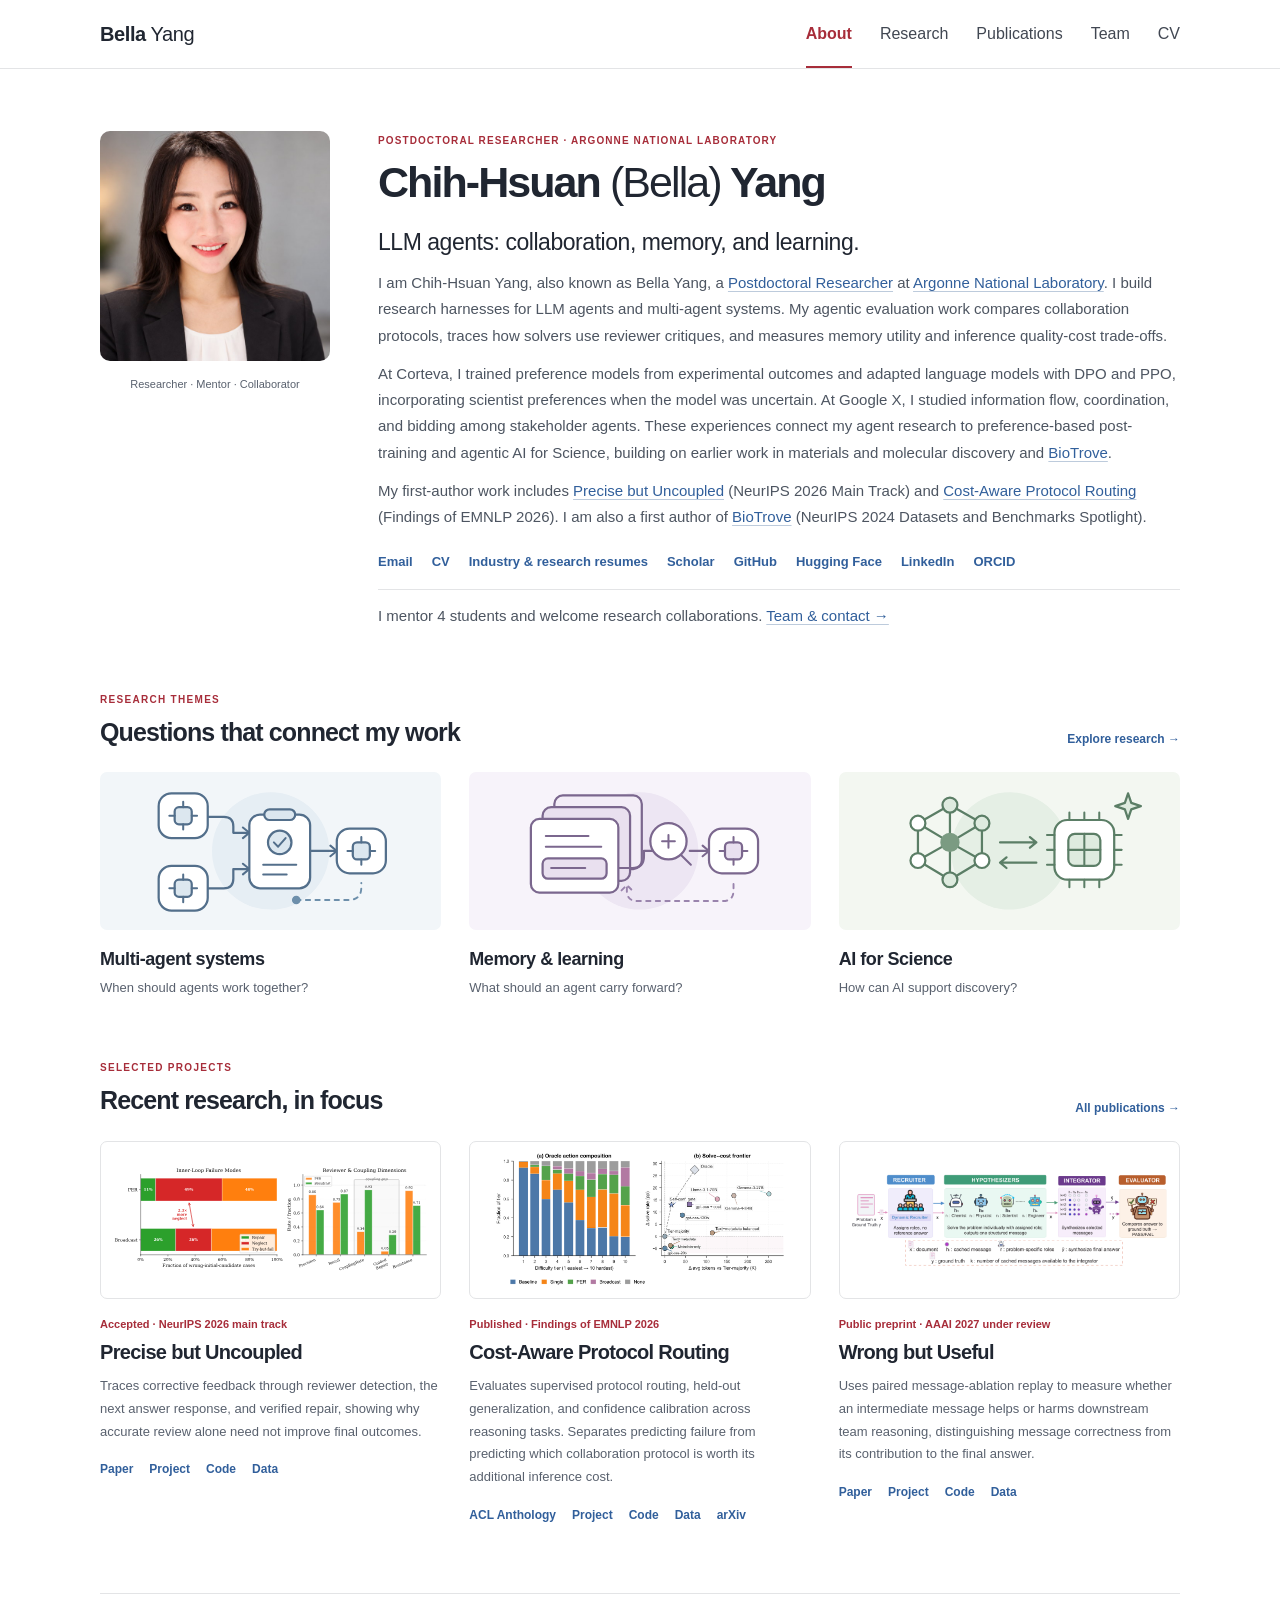
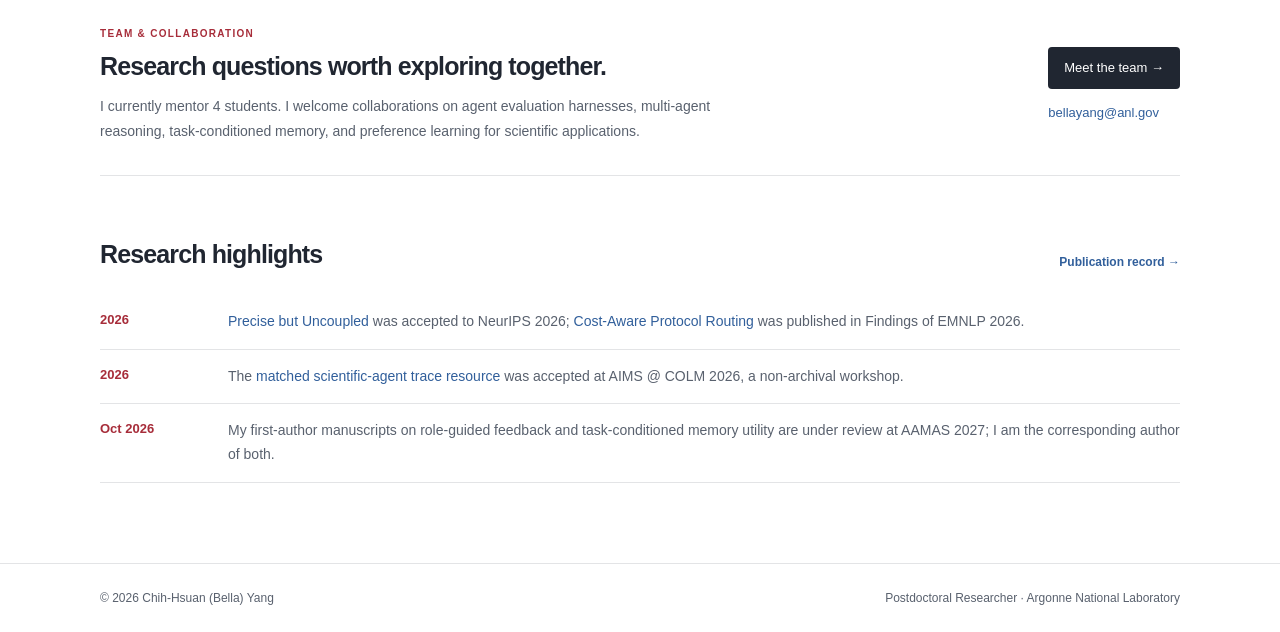
<file: index.html>
<!DOCTYPE html><html lang="en"><head><meta charSet="utf-8"/><meta name="viewport" content="width=device-width, initial-scale=1"/><link rel="stylesheet" href="/assets/site.css"/><title>Bella Yang (Chih-Hsuan Yang) | Argonne National Laboratory</title><meta name="description" content="Bella Yang (Chih-Hsuan Yang), Argonne: LLM agents, multi-agent systems, agentic evaluation, and preference learning. Research on critique uptake, memory, cost-aware routing, DPO/PPO, and AI for Science."/><meta name="application-name" content="Bella Yang"/><meta name="keywords" content="Chih-Hsuan Bella Yang,Chih-Hsuan Yang,Bella Yang,Argonne National Laboratory,Argonne,multi-agent systems,AI for Science,agent evaluation,collaborative AI,AI for materials discovery,molecular language models,scientific machine learning,BioTrove,reinforcement learning"/><meta name="author" content="Chih-Hsuan (Bella) Yang"/><link rel="author" href="https://chihhsuan-yang.github.io"/><meta name="creator" content="Chih-Hsuan (Bella) Yang"/><meta name="publisher" content="Chih-Hsuan (Bella) Yang"/><meta name="category" content="Research"/><meta name="robots" content="index, follow"/><meta name="googlebot" content="index, follow, max-image-preview:large, max-snippet:-1, max-video-preview:-1"/><meta property="og:title" content="Bella Yang (Chih-Hsuan Yang) | Argonne National Laboratory"/><meta property="og:description" content="Bella Yang (Chih-Hsuan Yang), Argonne: LLM agents, multi-agent systems, agentic evaluation, and preference learning. Research on critique uptake, memory, cost-aware routing, DPO/PPO, and AI for Science."/><meta property="og:url" content="https://chihhsuan-yang.github.io/"/><meta property="og:site_name" content="Bella Yang"/><meta property="og:type" content="profile"/><meta property="og:locale" content="en_US"/><meta property="og:image" content="https://chihhsuan-yang.github.io/og.png"/><meta property="og:image:width" content="1200"/><meta property="og:image:height" content="630"/><meta property="og:image:alt" content="Chih-Hsuan (Bella) Yang, Argonne National Laboratory researcher"/><meta name="twitter:card" content="summary_large_image"/><meta name="twitter:title" content="Bella Yang (Chih-Hsuan Yang) | Argonne National Laboratory"/><meta name="twitter:description" content="Bella Yang (Chih-Hsuan Yang), Argonne: LLM agents, multi-agent systems, agentic evaluation, and preference learning. Research on critique uptake, memory, cost-aware routing, DPO/PPO, and AI for Science."/><meta name="twitter:image" content="https://chihhsuan-yang.github.io/og.png"/><link rel="icon" href="/bella-yang-profile.jpg" sizes="600x600" type="image/jpeg"/><link rel="canonical" href="https://chihhsuan-yang.github.io/"/><meta name="google-site-verification" content="qrDLqd50NeAtLPjh41xYGkPx66R3m0NOW2qwP1FVAsw"/>
</head><body><script type="application/ld+json">{"@context":"https://schema.org","@graph":[{"@type":"WebSite","@id":"https://chihhsuan-yang.github.io/#website","url":"https://chihhsuan-yang.github.io/","name":"Bella Yang","alternateName":["Chih-Hsuan (Bella) Yang","Chih-Hsuan Yang","chihhsuan-yang.github.io"],"description":"Bella Yang (Chih-Hsuan Yang), Argonne: LLM agents, multi-agent systems, agentic evaluation, and preference learning. Research on critique uptake, memory, cost-aware routing, DPO/PPO, and AI for Science.","inLanguage":"en-US"},{"@type":"ProfilePage","@id":"https://chihhsuan-yang.github.io/#profilepage","url":"https://chihhsuan-yang.github.io","name":"Bella Yang (Chih-Hsuan Yang) | Argonne National Laboratory","isPartOf":{"@id":"https://chihhsuan-yang.github.io/#website"},"dateModified":"2026-10-31","mainEntity":{"@type":"Person","@id":"https://chihhsuan-yang.github.io/#person","name":"Chih-Hsuan (Bella) Yang","alternateName":["Chih-Hsuan Yang","Bella Yang","Bella. CH Yang"],"description":"Bella Yang (Chih-Hsuan Yang), Argonne: LLM agents, multi-agent systems, agentic evaluation, and preference learning. Research on critique uptake, memory, cost-aware routing, DPO/PPO, and AI for Science.","url":"https://chihhsuan-yang.github.io","image":"https://chihhsuan-yang.github.io/bella-yang-profile.jpg","jobTitle":"Postdoctoral Researcher","email":"mailto:bellayang@anl.gov","worksFor":{"@type":"Organization","name":"Argonne National Laboratory","url":"https://www.anl.gov/"},"affiliation":{"@type":"Organization","name":"Argonne National Laboratory","url":"https://www.anl.gov/"},"alumniOf":[{"@type":"CollegeOrUniversity","name":"Iowa State University","url":"https://www.iastate.edu/"},{"@type":"CollegeOrUniversity","name":"National Taiwan University","url":"https://www.ntu.edu.tw/english/"}],"sameAs":["https://scholar.google.com/citations?user=s7RDC3YAAAAJ","https://orcid.org/0000-0003-4841-1135","https://github.com/ChihHsuan-Yang","https://www.linkedin.com/in/chih-hsuan-yang-isu/","https://huggingface.co/ChihHsuan-Yang"],"subjectOf":{"@type":"WebPage","url":"https://intro-hpc-bootcamp.alcf.anl.gov/program/program-details/facilitators-and-speakers"},"knowsAbout":["Agent evaluation harnesses","LLM agents","Large language models","Multi-agent systems","Agentic AI for Science","AI for Science","Agentic evaluation","Critique uptake","Cost-aware protocol routing","Confidence calibration","Materials discovery","Molecular language models","Scientific machine learning","AI for biodiversity","Task-conditioned memory utility","LLM post-training","Preference modeling","Reward modeling","Direct Preference Optimization","Proximal Policy Optimization"]}}]}</script><a class="skip-link" href="#main">Skip to content</a><header class="site-header"><div class="header-inner"><a href="/" class="site-name" aria-label="Bella Yang, homepage"><strong>Bella</strong> Yang</a><nav class="site-nav" aria-label="Main navigation"><a class="active" href="/" aria-current="page">About</a><a href="/projects/">Research</a><a href="/publications/">Publications</a><a href="/team/">Team</a><a href="/cv/">CV</a></nav></div><div class="accent-rule" aria-hidden="true"></div></header><main class="content-shell portfolio-home" id="main"><section class="identity-grid" id="about-heading" aria-labelledby="profile-name"><div class="identity-portrait"><img src="/bella-yang-profile.jpg" alt="Portrait of Chih-Hsuan (Bella) Yang" width="600" height="600" fetchPriority="high"/><span>Researcher · Mentor · Collaborator</span></div><div class="identity-copy"><p class="page-eyebrow">Postdoctoral Researcher<!-- --> · Argonne National Laboratory</p><h1 id="profile-name">Chih-Hsuan <span>(Bella)</span> Yang</h1><p class="identity-mission">LLM agents: collaboration, memory, and learning.</p><p>I am Chih-Hsuan Yang, also known as Bella Yang, a <a href="https://intro-hpc-bootcamp.alcf.anl.gov/program/program-details/facilitators-and-speakers">Postdoctoral Researcher</a> at <a href="https://www.anl.gov/">Argonne National Laboratory</a>. I build research harnesses for LLM agents and multi-agent systems. My agentic evaluation work compares collaboration protocols, traces how solvers use reviewer critiques, and measures memory utility and inference quality-cost trade-offs.</p><p>At Corteva, I trained preference models from experimental outcomes and adapted language models with DPO and PPO, incorporating scientist preferences when the model was uncertain. At Google X, I studied information flow, coordination, and bidding among stakeholder agents. These experiences connect my agent research to preference-based post-training and agentic AI for Science, building on earlier work in materials and molecular discovery and <a href="https://baskargroup.github.io/BioTrove/">BioTrove</a>.</p><p>My first-author work includes <a href="https://chihhsuan-yang.github.io/NeurIPS26_Precise-but-Uncoupled/">Precise but Uncoupled</a> (NeurIPS 2026 Main Track) and <a href="https://chihhsuan-yang.github.io/EMNLP_Cost-Aware-Protocol-Routing/">Cost-Aware Protocol Routing</a> (Findings of EMNLP 2026). I am also a first author of <a href="https://baskargroup.github.io/BioTrove/">BioTrove</a> (NeurIPS 2024 Datasets and Benchmarks Spotlight).</p><div class="identity-links" id="path-heading" aria-label="Professional links"><a href="mailto:bellayang@anl.gov">Email</a><a href="/cv/">CV</a><a href="/cv/#resumes">Industry &amp; research resumes</a><a href="https://scholar.google.com/citations?user=s7RDC3YAAAAJ" rel="me noreferrer" target="_blank">Scholar</a><a href="https://github.com/ChihHsuan-Yang" rel="me noreferrer" target="_blank">GitHub</a><a href="https://huggingface.co/ChihHsuan-Yang" rel="me noreferrer" target="_blank">Hugging Face</a><a href="https://www.linkedin.com/in/chih-hsuan-yang-isu/" rel="me noreferrer" target="_blank">LinkedIn</a><a href="https://orcid.org/0000-0003-4841-1135" rel="me noreferrer" target="_blank">ORCID</a></div><p class="identity-mentoring">I mentor <!-- -->4<!-- --> students and welcome research collaborations. <a href="/team/">Team &amp; contact →</a></p></div></section><section class="portfolio-section" id="research-focus-heading" aria-labelledby="themes-heading"><div class="section-title-row"><div><p class="page-eyebrow">Research themes</p><h2 id="themes-heading">Questions that connect my work</h2></div><a class="section-link" href="/projects/">Explore research →</a></div><div class="theme-grid"><a class="theme-card" href="/projects/#collaborative-ai"><svg class="theme-visual theme-visual-agents" viewBox="0 0 320 148" aria-hidden="true" focusable="false"><circle class="theme-field" cx="160" cy="74" r="55"></circle><path class="theme-connector" d="M101 42H116Q125 42 125 51V57H140M101 109H116Q125 109 125 100V91H140M197 74H222"></path><path class="theme-detail" d="M134 52L140 57L134 62M134 86L140 91L134 96M216 69L222 74L216 79"></path><g transform="translate(55 20)"><rect class="theme-paper" width="46" height="42" rx="12"></rect><rect class="theme-tint" x="15" y="13" width="16" height="16" rx="4"></rect><path class="theme-detail" d="M23 8V13M23 29V34M10 21H15M31 21H36"></path></g><g transform="translate(55 88)"><rect class="theme-paper" width="46" height="42" rx="12"></rect><rect class="theme-tint" x="15" y="13" width="16" height="16" rx="4"></rect><path class="theme-detail" d="M23 8V13M23 29V34M10 21H15M31 21H36"></path></g><g transform="translate(222 53)"><rect class="theme-paper" width="46" height="42" rx="12"></rect><rect class="theme-tint" x="15" y="13" width="16" height="16" rx="4"></rect><path class="theme-detail" d="M23 8V13M23 29V34M10 21H15M31 21H36"></path></g><rect class="theme-paper" x="140" y="40" width="57" height="69" rx="10"></rect><rect class="theme-tint" x="154" y="35" width="29" height="10" rx="5"></rect><circle class="theme-tint" cx="168.5" cy="66" r="11"></circle><path class="theme-detail" d="M163 66L167 70L174 62M153 87H184M153 96H175"></path><path class="theme-orbit" d="M184 120H233Q245 120 245 108V104"></path><circle class="theme-solid" cx="184" cy="120" r="3"></circle></svg><h3>Multi-agent systems</h3><p>When should agents work together?</p></a><a class="theme-card" href="/projects/#memory-learning"><svg class="theme-visual theme-visual-memory" viewBox="0 0 320 148" aria-hidden="true" focusable="false"><circle class="theme-field" cx="160" cy="74" r="55"></circle><rect class="theme-layer" x="80" y="22" width="82" height="69" rx="8"></rect><rect class="theme-tint" x="69" y="33" width="82" height="69" rx="8"></rect><rect class="theme-paper" x="58" y="44" width="82" height="69" rx="8"></rect><path class="theme-detail" d="M72 60H112M72 70H124"></path><rect class="theme-tint" x="69" y="81" width="60" height="19" rx="5"></rect><path class="theme-detail" d="M77 90H109"></path><path class="theme-connector" d="M141 90H153Q164 90 164 79V74H174M207 74H225"></path><circle class="theme-paper" cx="187" cy="65" r="17"></circle><path class="theme-detail" d="M199 78L208 87M181 65H193M187 59V71M219 69L225 74L219 79"></path><g transform="translate(225 53)"><rect class="theme-paper" width="46" height="42" rx="12"></rect><rect class="theme-tint" x="15" y="13" width="16" height="16" rx="4"></rect><path class="theme-detail" d="M23 8V13M23 29V34M10 21H15M31 21H36"></path></g><path class="theme-orbit" d="M248 105V111Q248 121 238 121H158Q148 121 148 111V106M143 111L148 106L153 111"></path></svg><h3>Memory &amp; learning</h3><p>What should an agent carry forward?</p></a><a class="theme-card" href="/projects/#ai-for-science"><svg class="theme-visual theme-visual-science" viewBox="0 0 320 148" aria-hidden="true" focusable="false"><circle class="theme-field" cx="160" cy="74" r="55"></circle><path class="theme-connector" d="M74 48L104 31L134 48V83L104 101L74 83ZM74 48L104 66L134 48M104 66V101M104 31V66M74 83L104 66L134 83"></path><circle class="theme-tint" cx="104" cy="31" r="7"></circle><circle class="theme-paper" cx="74" cy="48" r="7"></circle><circle class="theme-tint" cx="134" cy="48" r="7"></circle><circle class="theme-solid" cx="104" cy="66" r="8"></circle><circle class="theme-paper" cx="74" cy="83" r="7"></circle><circle class="theme-paper" cx="134" cy="83" r="7"></circle><circle class="theme-tint" cx="104" cy="101" r="7"></circle><path class="theme-connector" d="M151 66H185M179 61L185 66L179 71M185 85H151M157 80L151 85L157 90"></path><rect class="theme-paper" x="202" y="45" width="56" height="56" rx="12"></rect><rect class="theme-tint" x="215" y="58" width="30" height="30" rx="6"></rect><path class="theme-detail" d="M230 58V88M215 73H245M216 38V45M230 38V45M244 38V45M216 101V108M230 101V108M244 101V108M195 59H202M195 73H202M195 87H202M258 59H265M258 73H265M258 87H265"></path><path class="theme-spark" d="M271 20L274 29L283 32L274 35L271 44L268 35L259 32L268 29Z"></path></svg><h3>AI for Science</h3><p>How can AI support discovery?</p></a></div></section><section class="portfolio-section" aria-labelledby="selected-work-heading"><div class="section-title-row"><div><p class="page-eyebrow">Selected projects</p><h2 id="selected-work-heading">Recent research, in focus</h2></div><a class="section-link" href="/publications/">All publications →</a></div><div class="work-gallery"><article class="work-card"><a class="work-image" href="https://chihhsuan-yang.github.io/NeurIPS26_Precise-but-Uncoupled/" aria-label="Precise but Uncoupled project page"><img src="/research/critique.svg" alt="Original project figure comparing reviewer precision, critique uptake, and repair across collaboration protocols." width="600" height="250" loading="lazy"/></a><p class="work-status">Accepted · NeurIPS 2026 main track</p><h3><a href="https://chihhsuan-yang.github.io/NeurIPS26_Precise-but-Uncoupled/">Precise but Uncoupled</a></h3><p class="work-description">Traces corrective feedback through reviewer detection, the next answer response, and verified repair, showing why accurate review alone need not improve final outcomes.</p><div class="resource-links" aria-label="Precise but Uncoupled resources"><a href="https://arxiv.org/abs/2607.15388" aria-label="Paper: arXiv" title="arXiv" target="_blank" rel="noreferrer">Paper</a><a href="https://chihhsuan-yang.github.io/NeurIPS26_Precise-but-Uncoupled/" aria-label="Project: Project page" title="Project page" target="_blank" rel="noreferrer">Project</a><a href="https://github.com/ChihHsuan-Yang/NeurIPS26_Precise-but-Uncoupled" target="_blank" rel="noreferrer">Code</a><a href="https://huggingface.co/datasets/AgentsSci/NeurIPS26_Precise-but-Uncoupled" target="_blank" rel="noreferrer">Data</a></div></article><article class="work-card"><a class="work-image" href="https://chihhsuan-yang.github.io/EMNLP_Cost-Aware-Protocol-Routing/" aria-label="Cost-Aware Protocol Routing project page"><img src="/research/routing.png" alt="Original protocol-routing figure showing oracle labels by difficulty and the solve–cost frontier." width="600" height="250" loading="lazy"/></a><p class="work-status">Published · Findings of EMNLP 2026</p><h3><a href="https://chihhsuan-yang.github.io/EMNLP_Cost-Aware-Protocol-Routing/">Cost-Aware Protocol Routing</a></h3><p class="work-description">Evaluates supervised protocol routing, held-out generalization, and confidence calibration across reasoning tasks. Separates predicting failure from predicting which collaboration protocol is worth its additional inference cost.</p><div class="resource-links" aria-label="Cost-Aware Protocol Routing resources"><a href="https://aclanthology.org/2026.findings-emnlp.1275/" aria-label="ACL Anthology: Paper" title="Paper" target="_blank" rel="noreferrer">ACL Anthology</a><a href="https://chihhsuan-yang.github.io/EMNLP_Cost-Aware-Protocol-Routing/" aria-label="Project: Project page" title="Project page" target="_blank" rel="noreferrer">Project</a><a href="https://github.com/ChihHsuan-Yang/EMNLP_Cost-Aware-Protocol-Routing" target="_blank" rel="noreferrer">Code</a><a href="https://huggingface.co/datasets/AgentsSci/EMNLP_Cost-Aware-Protocol-Routing" target="_blank" rel="noreferrer">Data</a><a href="https://arxiv.org/abs/2608.14927" target="_blank" rel="noreferrer">arXiv</a></div></article><article class="work-card"><a class="work-image" href="https://chihhsuan-yang.github.io/AAAI_Wrong-but-Useful/" aria-label="Wrong but Useful project page"><img src="/research/trajectory.png" alt="DHD protocol with a recruiter, independent hypothesizers, an integrator, and an evaluator." width="600" height="250" loading="lazy"/></a><p class="work-status">Public preprint · AAAI 2027 under review</p><h3><a href="https://chihhsuan-yang.github.io/AAAI_Wrong-but-Useful/">Wrong but Useful</a></h3><p class="work-description">Uses paired message-ablation replay to measure whether an intermediate message helps or harms downstream team reasoning, distinguishing message correctness from its contribution to the final answer.</p><div class="resource-links" aria-label="Wrong but Useful resources"><a href="https://arxiv.org/abs/2608.14375" aria-label="Paper: arXiv" title="arXiv" target="_blank" rel="noreferrer">Paper</a><a href="https://chihhsuan-yang.github.io/AAAI_Wrong-but-Useful/" aria-label="Project: Project page" title="Project page" target="_blank" rel="noreferrer">Project</a><a href="https://github.com/ChihHsuan-Yang/AAAI_Wrong-but-Useful" target="_blank" rel="noreferrer">Code</a><a href="https://huggingface.co/datasets/AgentsSci/AAAI_Wrong-but-Useful" target="_blank" rel="noreferrer">Data</a></div></article></div></section><section class="portfolio-section home-team" id="collaboration-heading" aria-labelledby="home-team-heading"><div><p class="page-eyebrow">Team &amp; collaboration</p><h2 id="home-team-heading">Research questions worth exploring together.</h2><p>I currently mentor <!-- -->4<!-- --> students. I welcome collaborations on agent evaluation harnesses, multi-agent reasoning, task-conditioned memory, and preference learning for scientific applications.</p></div><div class="home-team-actions"><a class="primary-link" href="/team/">Meet the team →</a><a href="mailto:bellayang@anl.gov">bellayang@anl.gov</a></div></section><section class="portfolio-section portfolio-news" aria-labelledby="news-heading"><div class="section-title-row"><h2 id="news-heading">Research highlights</h2><a class="section-link" href="/publications/">Publication record →</a></div><div class="news-list"><article><time dateTime="2026">2026</time><p><a href="https://chihhsuan-yang.github.io/NeurIPS26_Precise-but-Uncoupled/">Precise but Uncoupled</a> was accepted to NeurIPS 2026; <a href="https://chihhsuan-yang.github.io/EMNLP_Cost-Aware-Protocol-Routing/">Cost-Aware Protocol Routing</a> was published in Findings of EMNLP 2026.</p></article><article><time dateTime="2026">2026</time><p>The <a href="/projects/#scientific-agent-traces">matched scientific-agent trace resource</a> was accepted at AIMS @ COLM 2026, a non-archival workshop.</p></article><article><time dateTime="2026-10">Oct 2026</time><p>My first-author manuscripts on role-guided feedback and task-conditioned memory utility are under review at AAMAS 2027; I am the corresponding author of both.</p></article></div></section></main><footer class="site-footer"><div class="footer-inner"><span>© 2026 <!-- -->Chih-Hsuan (Bella) Yang</span><span>Postdoctoral Researcher<!-- --> · <!-- -->Argonne National Laboratory</span></div></footer></body></html>
</file>
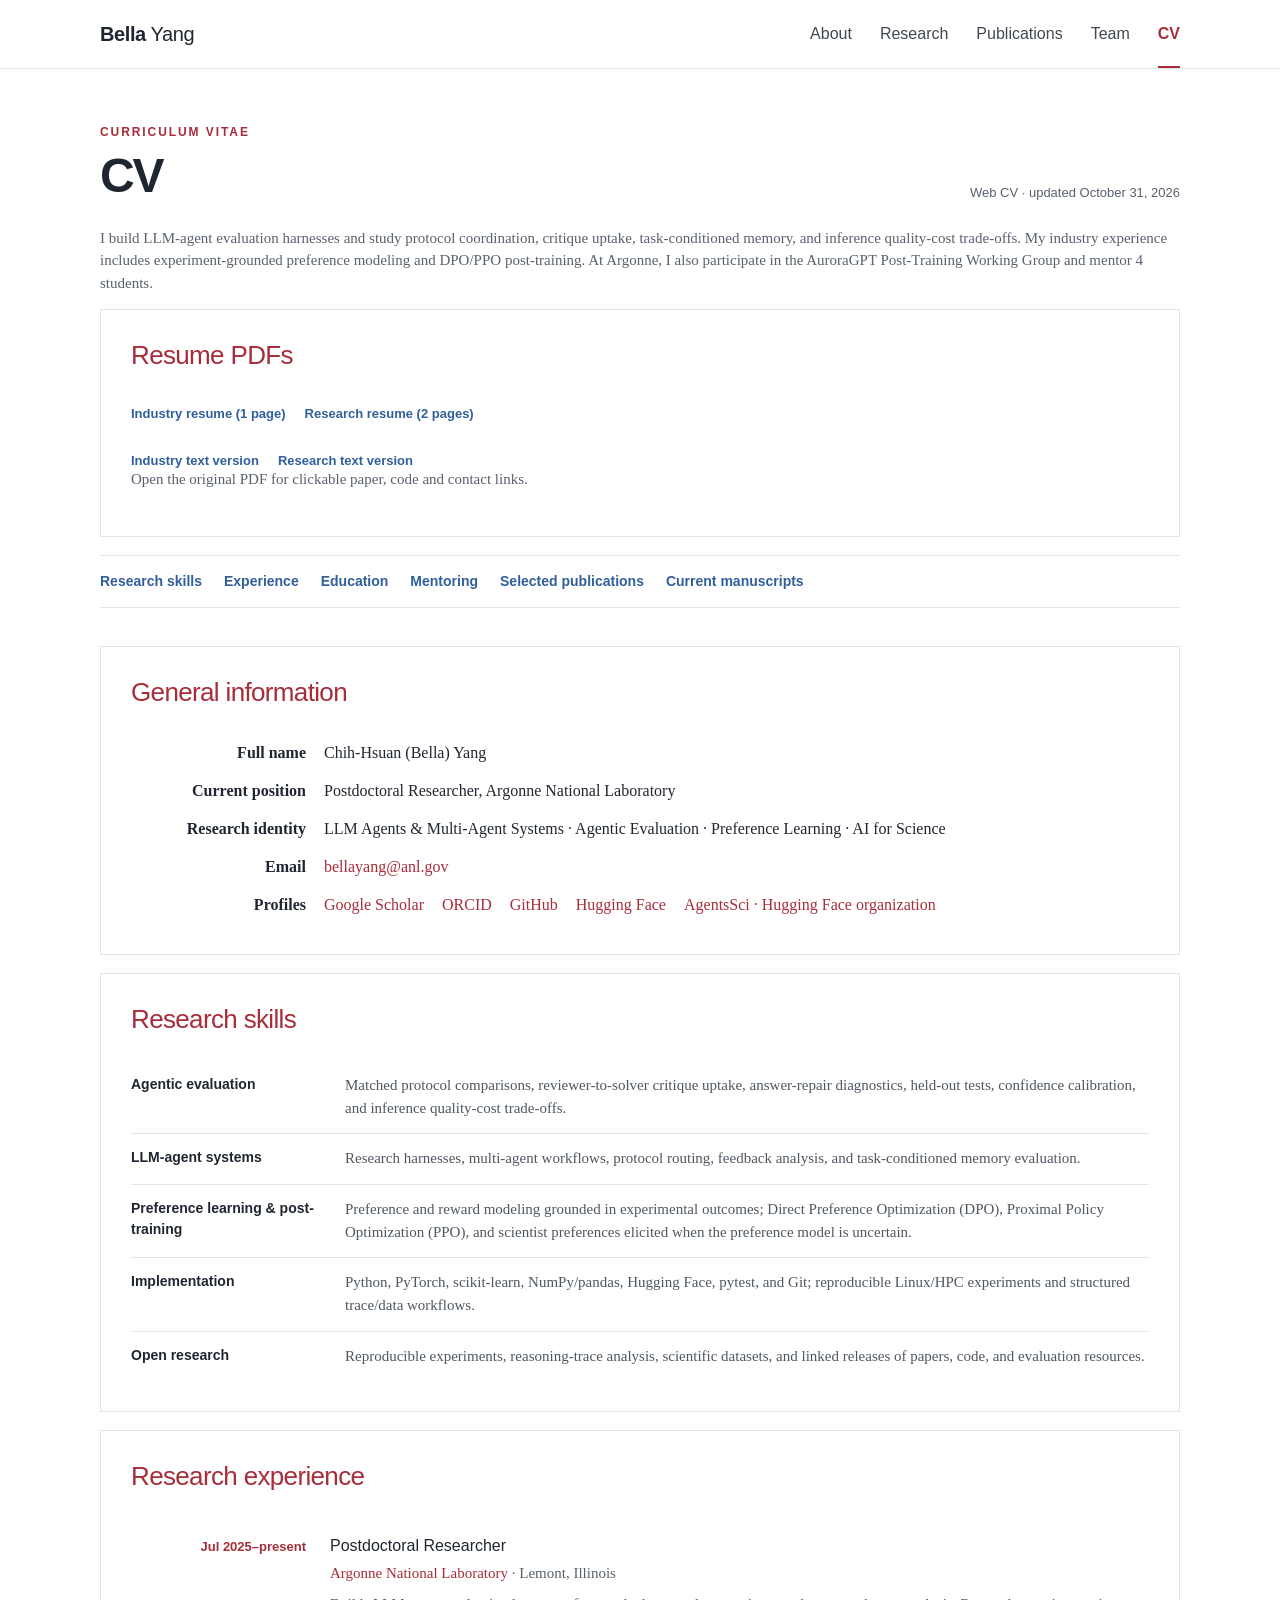
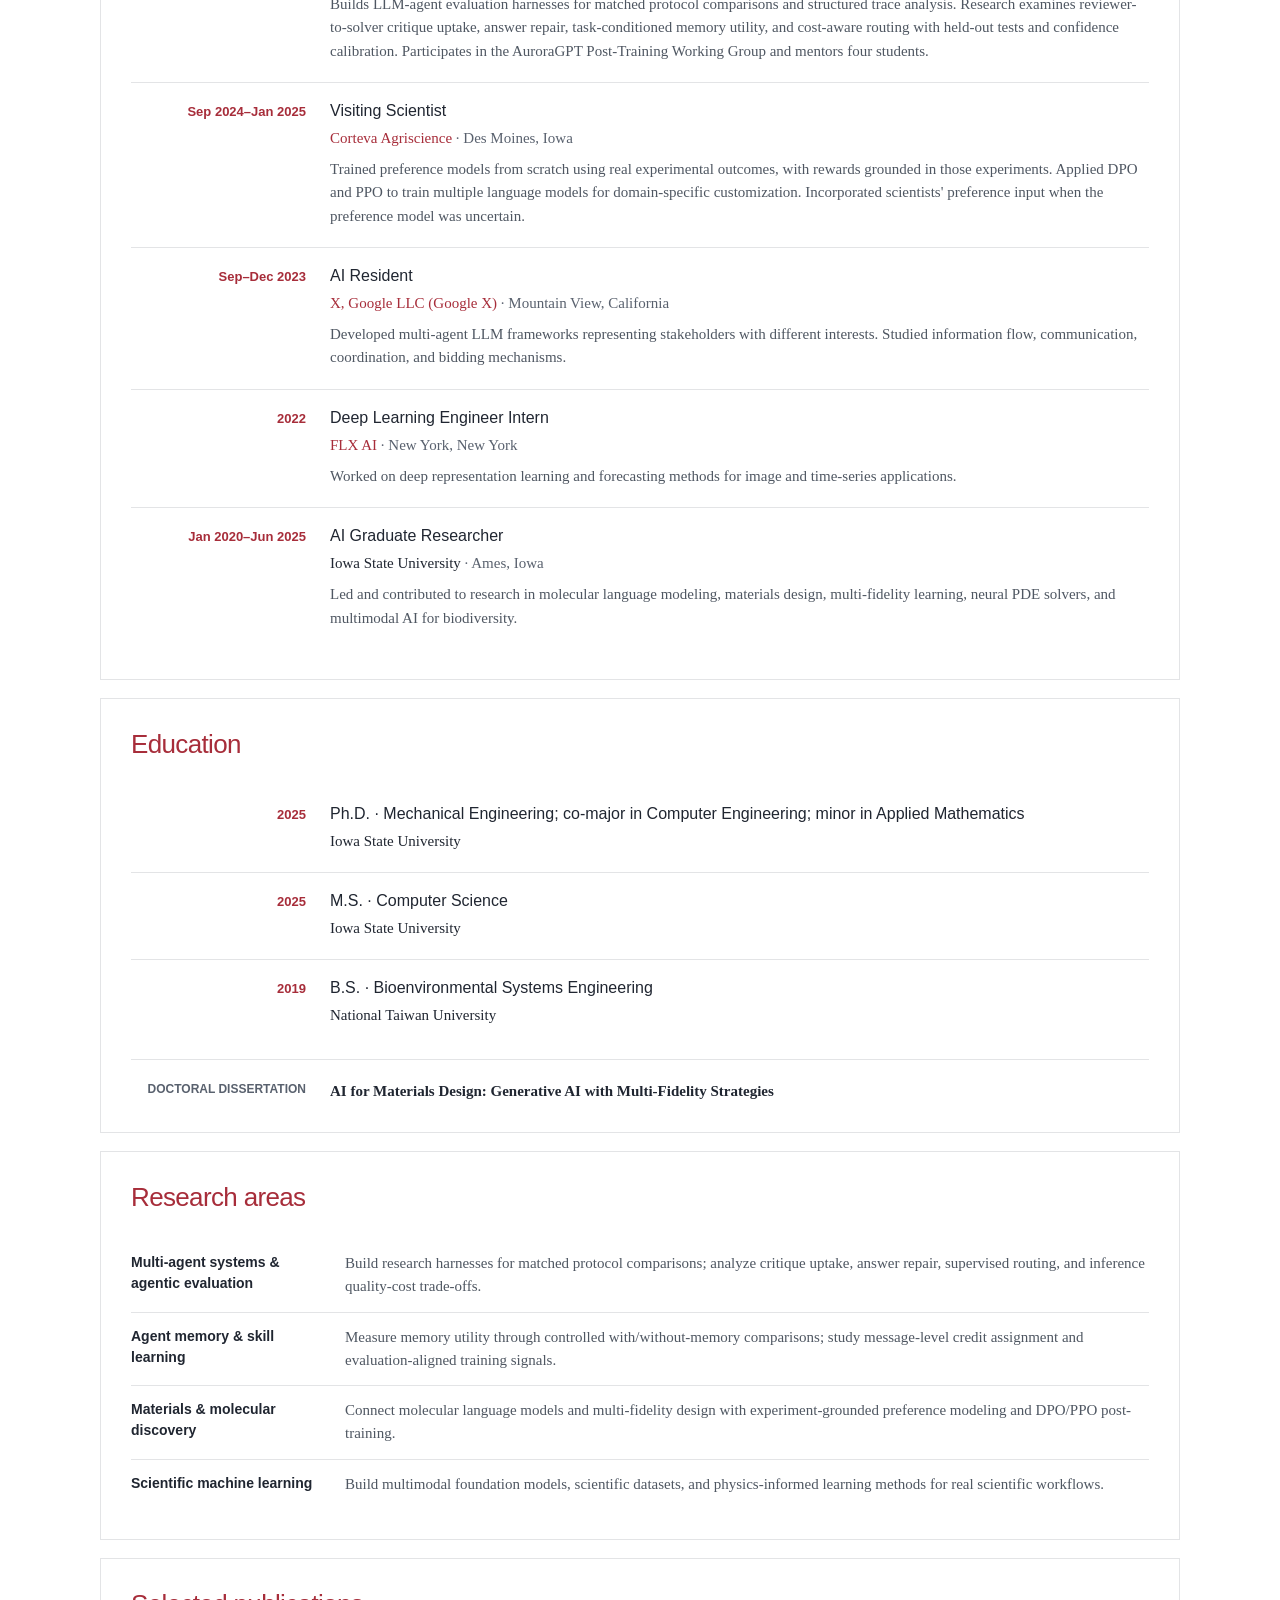
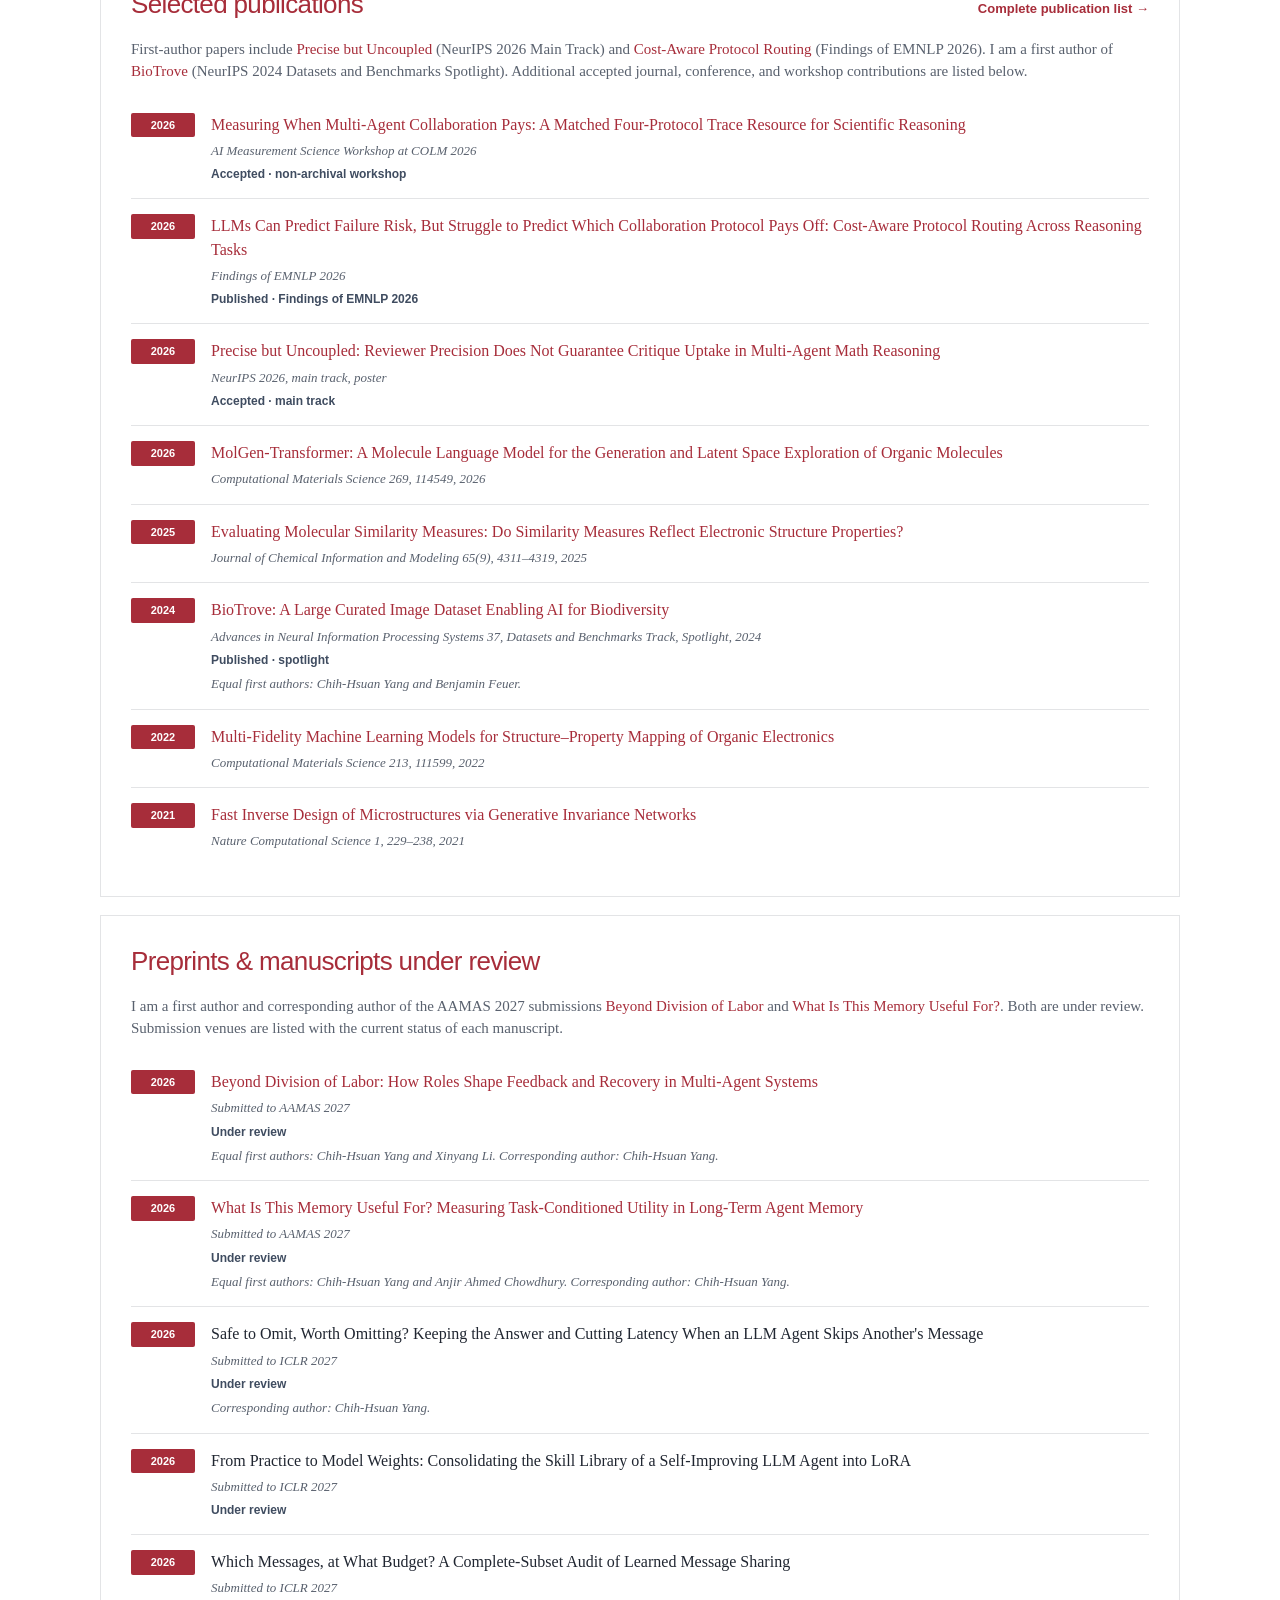
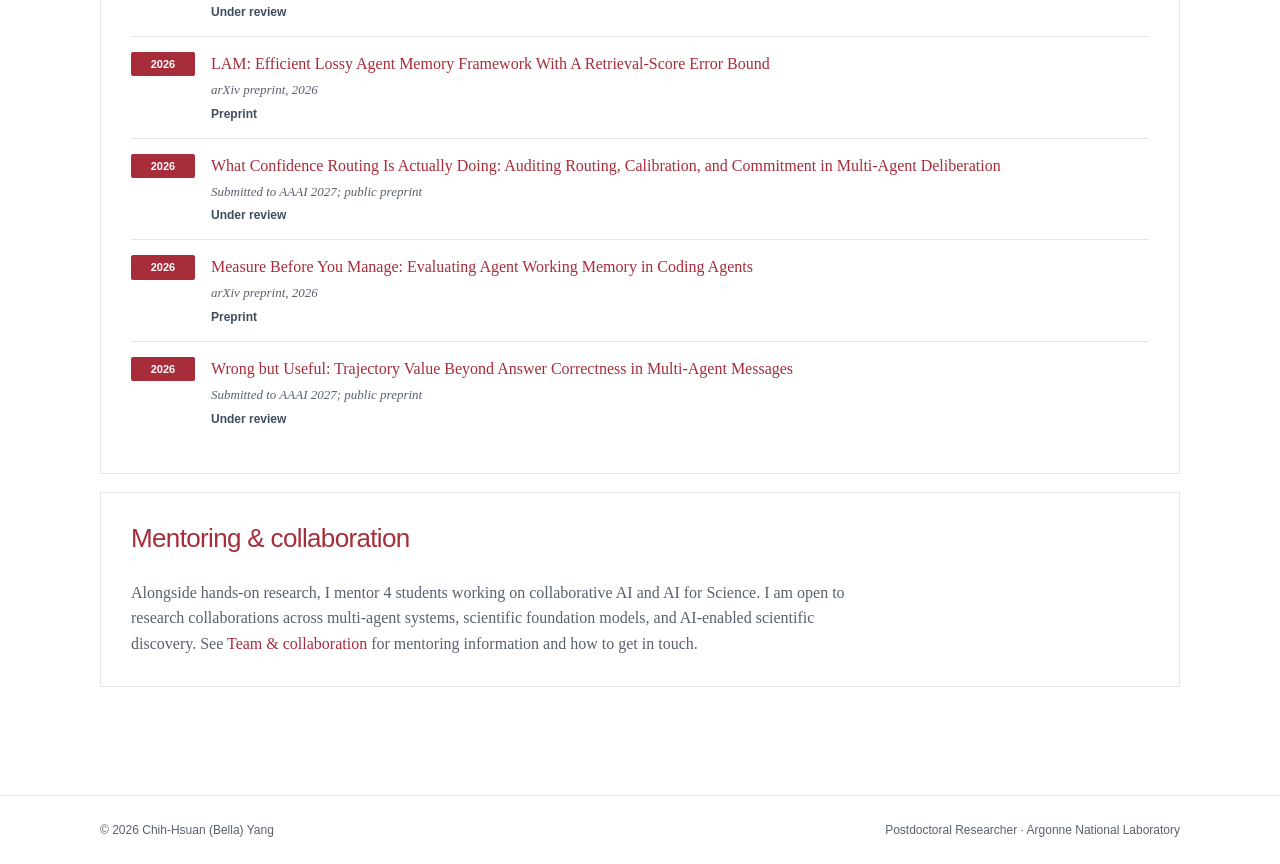
<file: cv/index.html>
<!DOCTYPE html><html lang="en"><head><meta charSet="utf-8"/><meta name="viewport" content="width=device-width, initial-scale=1"/><link rel="stylesheet" href="/assets/site.css"/><title>CV | Chih-Hsuan (Bella) Yang</title><meta name="description" content="Bella Yang&#x27;s CV: LLM agents, multi-agent systems, agentic evaluation, preference modeling and DPO/PPO. Research and industry experience, publications, education, and resume PDFs."/><meta name="application-name" content="Bella Yang"/><meta name="keywords" content="Chih-Hsuan Bella Yang,Chih-Hsuan Yang,Bella Yang,Argonne National Laboratory,Argonne,multi-agent systems,AI for Science,agent evaluation,collaborative AI,AI for materials discovery,molecular language models,scientific machine learning,BioTrove,reinforcement learning"/><meta name="author" content="Chih-Hsuan (Bella) Yang"/><link rel="author" href="https://chihhsuan-yang.github.io"/><meta name="creator" content="Chih-Hsuan (Bella) Yang"/><meta name="publisher" content="Chih-Hsuan (Bella) Yang"/><meta name="category" content="Research"/><meta name="robots" content="index, follow"/><meta name="googlebot" content="index, follow, max-image-preview:large, max-snippet:-1, max-video-preview:-1"/><meta property="og:title" content="Bella Yang (Chih-Hsuan Yang) | Argonne National Laboratory"/><meta property="og:description" content="Bella Yang (Chih-Hsuan Yang), Argonne: LLM agents, multi-agent systems, agentic evaluation, and preference learning. Research on critique uptake, memory, cost-aware routing, DPO/PPO, and AI for Science."/><meta property="og:url" content="https://chihhsuan-yang.github.io/cv/"/><meta property="og:site_name" content="Bella Yang"/><meta property="og:type" content="profile"/><meta property="og:locale" content="en_US"/><meta property="og:image" content="https://chihhsuan-yang.github.io/og.png"/><meta property="og:image:width" content="1200"/><meta property="og:image:height" content="630"/><meta property="og:image:alt" content="Chih-Hsuan (Bella) Yang, Argonne National Laboratory researcher"/><meta name="twitter:card" content="summary_large_image"/><meta name="twitter:title" content="Bella Yang (Chih-Hsuan Yang) | Argonne National Laboratory"/><meta name="twitter:description" content="Bella Yang (Chih-Hsuan Yang), Argonne: LLM agents, multi-agent systems, agentic evaluation, and preference learning. Research on critique uptake, memory, cost-aware routing, DPO/PPO, and AI for Science."/><meta name="twitter:image" content="https://chihhsuan-yang.github.io/og.png"/><link rel="icon" href="/bella-yang-profile.jpg" sizes="600x600" type="image/jpeg"/><link rel="canonical" href="https://chihhsuan-yang.github.io/cv/"/><meta name="google-site-verification" content="qrDLqd50NeAtLPjh41xYGkPx66R3m0NOW2qwP1FVAsw"/>
</head><body><a class="skip-link" href="#main">Skip to content</a><header class="site-header"><div class="header-inner"><a href="/" class="site-name" aria-label="Bella Yang, homepage"><strong>Bella</strong> Yang</a><nav class="site-nav" aria-label="Main navigation"><a href="/">About</a><a href="/projects/">Research</a><a href="/publications/">Publications</a><a href="/team/">Team</a><a class="active" href="/cv/" aria-current="page">CV</a></nav></div><div class="accent-rule" aria-hidden="true"></div></header><main class="content-shell inner-page" id="main"><div class="page-title-row"><div><p class="page-eyebrow">Curriculum vitae</p><h1>CV</h1></div><p class="page-updated">Web CV · updated October 31, 2026</p></div><p class="cv-section-intro">I build LLM-agent evaluation harnesses and study protocol coordination, critique uptake, task-conditioned memory, and inference quality-cost trade-offs. My industry experience includes experiment-grounded preference modeling and DPO/PPO post-training. At Argonne, I also participate in the AuroraGPT Post-Training Working Group and mentor <!-- -->4<!-- --> students.</p><section class="cv-card" id="resumes" aria-labelledby="resumes-heading"><h2 id="resumes-heading">Resume PDFs</h2><nav class="identity-links" aria-label="Resume PDFs"><a href="/resume/Bella_Yang_Industry_Resume_One_Page.pdf" target="_blank" rel="noopener noreferrer">Industry resume (1 page)</a><a href="/resume/Bella_Yang_Research_Resume_Serif.pdf" target="_blank" rel="noopener noreferrer">Research resume (2 pages)</a></nav><nav class="identity-links" aria-label="Resume text versions"><a href="/resume/Bella_Yang_Industry_Resume_One_Page.txt">Industry text version</a><a href="/resume/Bella_Yang_Research_Resume_Serif.txt">Research text version</a></nav><p class="cv-section-intro">Open the original PDF for clickable paper, code and contact links.</p></section><nav class="section-jump-links" aria-label="CV sections"><a href="#research-skills">Research skills</a><a href="#appointments">Experience</a><a href="#education">Education</a><a href="#mentoring-collaboration">Mentoring</a><a href="#selected-work">Selected publications</a><a href="#current-manuscripts">Current manuscripts</a></nav><section class="cv-card" aria-labelledby="general-information"><h2 id="general-information">General information</h2><dl class="info-table"><div><dt>Full name</dt><dd>Chih-Hsuan (Bella) Yang</dd></div><div><dt>Current position</dt><dd>Postdoctoral Researcher<!-- -->, <!-- -->Argonne National Laboratory</dd></div><div><dt>Research identity</dt><dd>LLM Agents &amp; Multi-Agent Systems · Agentic Evaluation · Preference Learning · AI for Science</dd></div><div><dt>Email</dt><dd><a href="mailto:bellayang@anl.gov">bellayang@anl.gov</a></dd></div><div><dt>Profiles</dt><dd class="inline-profile-links"><a href="https://scholar.google.com/citations?user=s7RDC3YAAAAJ" target="_blank" rel="me noreferrer">Google Scholar</a><a href="https://orcid.org/0000-0003-4841-1135" target="_blank" rel="me noreferrer">ORCID</a><a href="https://github.com/ChihHsuan-Yang" target="_blank" rel="me noreferrer">GitHub</a><a href="https://huggingface.co/ChihHsuan-Yang" target="_blank" rel="me noreferrer">Hugging Face</a><a href="https://huggingface.co/AgentsSci" target="_blank" rel="noreferrer">AgentsSci · Hugging Face organization</a></dd></div></dl></section><section class="cv-card" aria-labelledby="research-skills"><h2 id="research-skills">Research skills</h2><ul class="cv-topic-list"><li><strong>Agentic evaluation</strong><span>Matched protocol comparisons, reviewer-to-solver critique uptake, answer-repair diagnostics, held-out tests, confidence calibration, and inference quality-cost trade-offs.</span></li><li><strong>LLM-agent systems</strong><span>Research harnesses, multi-agent workflows, protocol routing, feedback analysis, and task-conditioned memory evaluation.</span></li><li><strong>Preference learning &amp; post-training</strong><span>Preference and reward modeling grounded in experimental outcomes; Direct Preference Optimization (DPO), Proximal Policy Optimization (PPO), and scientist preferences elicited when the preference model is uncertain.</span></li><li><strong>Implementation</strong><span>Python, PyTorch, scikit-learn, NumPy/pandas, Hugging Face, pytest, and Git; reproducible Linux/HPC experiments and structured trace/data workflows.</span></li><li><strong>Open research</strong><span>Reproducible experiments, reasoning-trace analysis, scientific datasets, and linked releases of papers, code, and evaluation resources.</span></li></ul></section><section class="cv-card" aria-labelledby="appointments"><h2 id="appointments">Research experience</h2><ol class="cv-timeline"><li><div class="timeline-period">Jul 2025–present</div><div><h3>Postdoctoral Researcher</h3><p class="timeline-organization"><a href="https://intro-hpc-bootcamp.alcf.anl.gov/program/program-details/facilitators-and-speakers" target="_blank" rel="noreferrer">Argonne National Laboratory</a><span> · <!-- -->Lemont, Illinois</span></p><p>Builds LLM-agent evaluation harnesses for matched protocol comparisons and structured trace analysis. Research examines reviewer-to-solver critique uptake, answer repair, task-conditioned memory utility, and cost-aware routing with held-out tests and confidence calibration. Participates in the AuroraGPT Post-Training Working Group and mentors four students.</p></div></li><li><div class="timeline-period">Sep 2024–Jan 2025</div><div><h3>Visiting Scientist</h3><p class="timeline-organization"><a href="https://www.alcf.anl.gov/events/bridging-foundational-ai-cross-disciplinary-innovation-molecular-discovery-biodiversity" target="_blank" rel="noreferrer">Corteva Agriscience</a><span> · <!-- -->Des Moines, Iowa</span></p><p>Trained preference models from scratch using real experimental outcomes, with rewards grounded in those experiments. Applied DPO and PPO to train multiple language models for domain-specific customization. Incorporated scientists&#x27; preference input when the preference model was uncertain.</p></div></li><li><div class="timeline-period">Sep–Dec 2023</div><div><h3>AI Resident</h3><p class="timeline-organization"><a href="https://www.alcf.anl.gov/events/bridging-foundational-ai-cross-disciplinary-innovation-molecular-discovery-biodiversity" target="_blank" rel="noreferrer">X, Google LLC (Google X)</a><span> · <!-- -->Mountain View, California</span></p><p>Developed multi-agent LLM frameworks representing stakeholders with different interests. Studied information flow, communication, coordination, and bidding mechanisms.</p></div></li><li><div class="timeline-period">2022</div><div><h3>Deep Learning Engineer Intern</h3><p class="timeline-organization"><a href="https://flxai.com/about-flx-ai/chih-hsuan-yang/" target="_blank" rel="noreferrer">FLX AI</a><span> · <!-- -->New York, New York</span></p><p>Worked on deep representation learning and forecasting methods for image and time-series applications.</p></div></li><li><div class="timeline-period">Jan 2020–Jun 2025</div><div><h3>AI Graduate Researcher</h3><p class="timeline-organization">Iowa State University<span> · <!-- -->Ames, Iowa</span></p><p>Led and contributed to research in molecular language modeling, materials design, multi-fidelity learning, neural PDE solvers, and multimodal AI for biodiversity.</p></div></li></ol></section><section class="cv-card" aria-labelledby="education"><h2 id="education">Education</h2><ol class="education-list"><li><span class="education-year">2025</span><div><h3>Ph.D.<!-- --> · <!-- -->Mechanical Engineering; co-major in Computer Engineering; minor in Applied Mathematics</h3><p>Iowa State University</p></div></li><li><span class="education-year">2025</span><div><h3>M.S.<!-- --> · <!-- -->Computer Science</h3><p>Iowa State University</p></div></li><li><span class="education-year">2019</span><div><h3>B.S.<!-- --> · <!-- -->Bioenvironmental Systems Engineering</h3><p>National Taiwan University</p></div></li></ol><div class="dissertation-note"><span>Doctoral dissertation</span><strong>AI for Materials Design: Generative AI with Multi-Fidelity Strategies</strong></div></section><section class="cv-card" aria-labelledby="research-areas"><h2 id="research-areas">Research areas</h2><ul class="cv-topic-list"><li><strong>Multi-agent systems &amp; agentic evaluation</strong><span>Build research harnesses for matched protocol comparisons; analyze critique uptake, answer repair, supervised routing, and inference quality-cost trade-offs.</span></li><li><strong>Agent memory &amp; skill learning</strong><span>Measure memory utility through controlled with/without-memory comparisons; study message-level credit assignment and evaluation-aligned training signals.</span></li><li><strong>Materials &amp; molecular discovery</strong><span>Connect molecular language models and multi-fidelity design with experiment-grounded preference modeling and DPO/PPO post-training.</span></li><li><strong>Scientific machine learning</strong><span>Build multimodal foundation models, scientific datasets, and physics-informed learning methods for real scientific workflows.</span></li></ul></section><section class="cv-card" aria-labelledby="selected-work"><div class="cv-heading-row"><h2 id="selected-work">Selected publications</h2><a href="/publications/">Complete publication list →</a></div><p class="cv-section-intro">First-author papers include <a href="https://chihhsuan-yang.github.io/NeurIPS26_Precise-but-Uncoupled/">Precise but Uncoupled</a> <!-- -->(NeurIPS 2026 Main Track) and <a href="https://chihhsuan-yang.github.io/EMNLP_Cost-Aware-Protocol-Routing/">Cost-Aware Protocol Routing</a> <!-- -->(Findings of EMNLP 2026). I am a first author of <a href="https://baskargroup.github.io/BioTrove/">BioTrove</a> <!-- -->(NeurIPS 2024 Datasets and Benchmarks Spotlight). Additional accepted journal, conference, and workshop contributions are listed below.</p><ol class="cv-publication-list"><li><span class="cv-year">2026</span><div><a href="https://openreview.net/forum?id=ofsAhzrSbg" target="_blank" rel="noreferrer">Measuring When Multi-Agent Collaboration Pays: A Matched Four-Protocol Trace Resource for Scientific Reasoning</a><span>AI Measurement Science Workshop at COLM 2026</span><span class="cv-publication-status">Accepted · non-archival workshop</span></div></li><li><span class="cv-year">2026</span><div><a href="https://aclanthology.org/2026.findings-emnlp.1275/" target="_blank" rel="noreferrer">LLMs Can Predict Failure Risk, But Struggle to Predict Which Collaboration Protocol Pays Off: Cost-Aware Protocol Routing Across Reasoning Tasks</a><span>Findings of EMNLP 2026</span><span class="cv-publication-status">Published · Findings of EMNLP 2026</span></div></li><li><span class="cv-year">2026</span><div><a href="https://neurips.cc/virtual/2026/poster/152264" target="_blank" rel="noreferrer">Precise but Uncoupled: Reviewer Precision Does Not Guarantee Critique Uptake in Multi-Agent Math Reasoning</a><span>NeurIPS 2026, main track, poster</span><span class="cv-publication-status">Accepted · main track</span></div></li><li><span class="cv-year">2026</span><div><a href="https://doi.org/10.1016/j.commatsci.2026.114549" target="_blank" rel="noreferrer">MolGen-Transformer: A Molecule Language Model for the Generation and Latent Space Exploration of Organic Molecules</a><span>Computational Materials Science 269, 114549, 2026</span></div></li><li><span class="cv-year">2025</span><div><a href="https://doi.org/10.1021/acs.jcim.5c00175" target="_blank" rel="noreferrer">Evaluating Molecular Similarity Measures: Do Similarity Measures Reflect Electronic Structure Properties?</a><span>Journal of Chemical Information and Modeling 65(9), 4311–4319, 2025</span></div></li><li><span class="cv-year">2024</span><div><a href="https://proceedings.neurips.cc/paper_files/paper/2024/hash/b92854f80ba4feefb973959b259dbc2c-Abstract-Datasets_and_Benchmarks_Track.html" target="_blank" rel="noreferrer">BioTrove: A Large Curated Image Dataset Enabling AI for Biodiversity</a><span>Advances in Neural Information Processing Systems 37, Datasets and Benchmarks Track, Spotlight, 2024</span><span class="cv-publication-status">Published · spotlight</span><span>Equal first authors: Chih-Hsuan Yang and Benjamin Feuer.</span></div></li><li><span class="cv-year">2022</span><div><a href="https://doi.org/10.1016/j.commatsci.2022.111599" target="_blank" rel="noreferrer">Multi-Fidelity Machine Learning Models for Structure–Property Mapping of Organic Electronics</a><span>Computational Materials Science 213, 111599, 2022</span></div></li><li><span class="cv-year">2021</span><div><a href="https://doi.org/10.1038/s43588-021-00045-8" target="_blank" rel="noreferrer">Fast Inverse Design of Microstructures via Generative Invariance Networks</a><span>Nature Computational Science 1, 229–238, 2021</span></div></li></ol></section><section class="cv-card" aria-labelledby="current-manuscripts"><h2 id="current-manuscripts">Preprints &amp; manuscripts under review</h2><p class="cv-section-intro">I am a first author and corresponding author of the AAMAS 2027 submissions<!-- --> <a href="/projects/#roles">Beyond Division of Labor</a> and<!-- --> <a href="/projects/#memory">What Is This Memory Useful For?</a>. Both are under review. Submission venues are listed with the current status of each manuscript.</p><ol class="cv-publication-list"><li><span class="cv-year">2026</span><div><a href="https://chihhsuan-yang.github.io/AAMAS2027-AgentProtocols/" target="_blank" rel="noreferrer">Beyond Division of Labor: How Roles Shape Feedback and Recovery in Multi-Agent Systems</a><span>Submitted to AAMAS 2027</span><span class="cv-publication-status">Under review</span><span>Equal first authors: Chih-Hsuan Yang and Xinyang Li. Corresponding author: Chih-Hsuan Yang.</span></div></li><li><span class="cv-year">2026</span><div><a href="https://chihhsuan-yang.github.io/AAMAS2027-ConditionalMemory/" target="_blank" rel="noreferrer">What Is This Memory Useful For? Measuring Task-Conditioned Utility in Long-Term Agent Memory</a><span>Submitted to AAMAS 2027</span><span class="cv-publication-status">Under review</span><span>Equal first authors: Chih-Hsuan Yang and Anjir Ahmed Chowdhury. Corresponding author: Chih-Hsuan Yang.</span></div></li><li><span class="cv-year">2026</span><div><p class="cv-publication-title">Safe to Omit, Worth Omitting? Keeping the Answer and Cutting Latency When an LLM Agent Skips Another&#x27;s Message</p><span>Submitted to ICLR 2027</span><span class="cv-publication-status">Under review</span><span>Corresponding author: Chih-Hsuan Yang.</span></div></li><li><span class="cv-year">2026</span><div><p class="cv-publication-title">From Practice to Model Weights: Consolidating the Skill Library of a Self-Improving LLM Agent into LoRA</p><span>Submitted to ICLR 2027</span><span class="cv-publication-status">Under review</span></div></li><li><span class="cv-year">2026</span><div><p class="cv-publication-title">Which Messages, at What Budget? A Complete-Subset Audit of Learned Message Sharing</p><span>Submitted to ICLR 2027</span><span class="cv-publication-status">Under review</span></div></li><li><span class="cv-year">2026</span><div><a href="https://arxiv.org/abs/2609.32256" target="_blank" rel="noreferrer">LAM: Efficient Lossy Agent Memory Framework With A Retrieval-Score Error Bound</a><span>arXiv preprint, 2026</span><span class="cv-publication-status">Preprint</span></div></li><li><span class="cv-year">2026</span><div><a href="https://arxiv.org/abs/2609.27822" target="_blank" rel="noreferrer">What Confidence Routing Is Actually Doing: Auditing Routing, Calibration, and Commitment in Multi-Agent Deliberation</a><span>Submitted to AAAI 2027; public preprint</span><span class="cv-publication-status">Under review</span></div></li><li><span class="cv-year">2026</span><div><a href="https://arxiv.org/abs/2608.31057" target="_blank" rel="noreferrer">Measure Before You Manage: Evaluating Agent Working Memory in Coding Agents</a><span>arXiv preprint, 2026</span><span class="cv-publication-status">Preprint</span></div></li><li><span class="cv-year">2026</span><div><a href="https://chihhsuan-yang.github.io/AAAI_Wrong-but-Useful/" target="_blank" rel="noreferrer">Wrong but Useful: Trajectory Value Beyond Answer Correctness in Multi-Agent Messages</a><span>Submitted to AAAI 2027; public preprint</span><span class="cv-publication-status">Under review</span></div></li></ol></section><section class="cv-card cv-note" aria-labelledby="mentoring-collaboration"><h2 id="mentoring-collaboration">Mentoring &amp; collaboration</h2><p>Alongside hands-on research, I mentor <!-- -->4<!-- --> students working on collaborative AI and AI for Science. I am open to research collaborations across multi-agent systems, scientific foundation models, and AI-enabled scientific discovery. See <a href="/team/">Team &amp; collaboration</a> for mentoring information and how to get in touch.</p></section></main><footer class="site-footer"><div class="footer-inner"><span>© 2026 <!-- -->Chih-Hsuan (Bella) Yang</span><span>Postdoctoral Researcher<!-- --> · <!-- -->Argonne National Laboratory</span></div></footer></body></html>
</file>
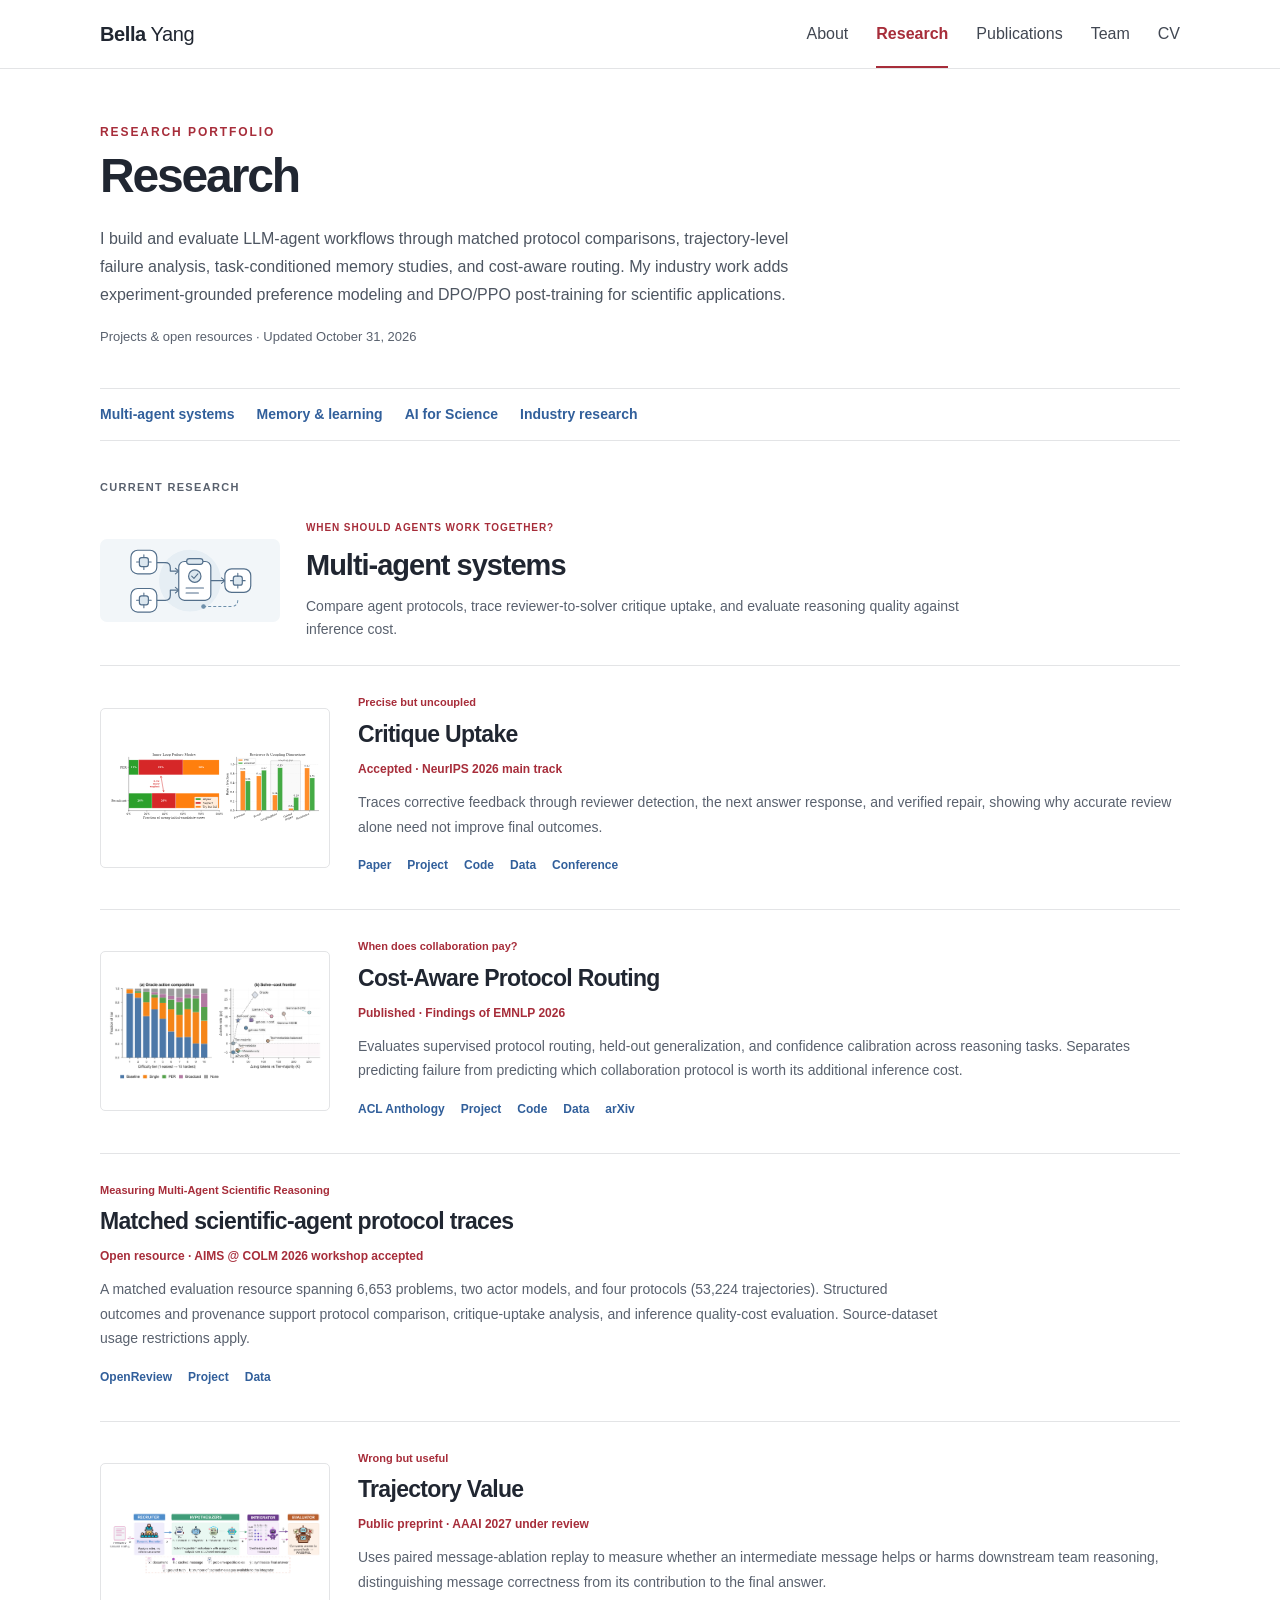
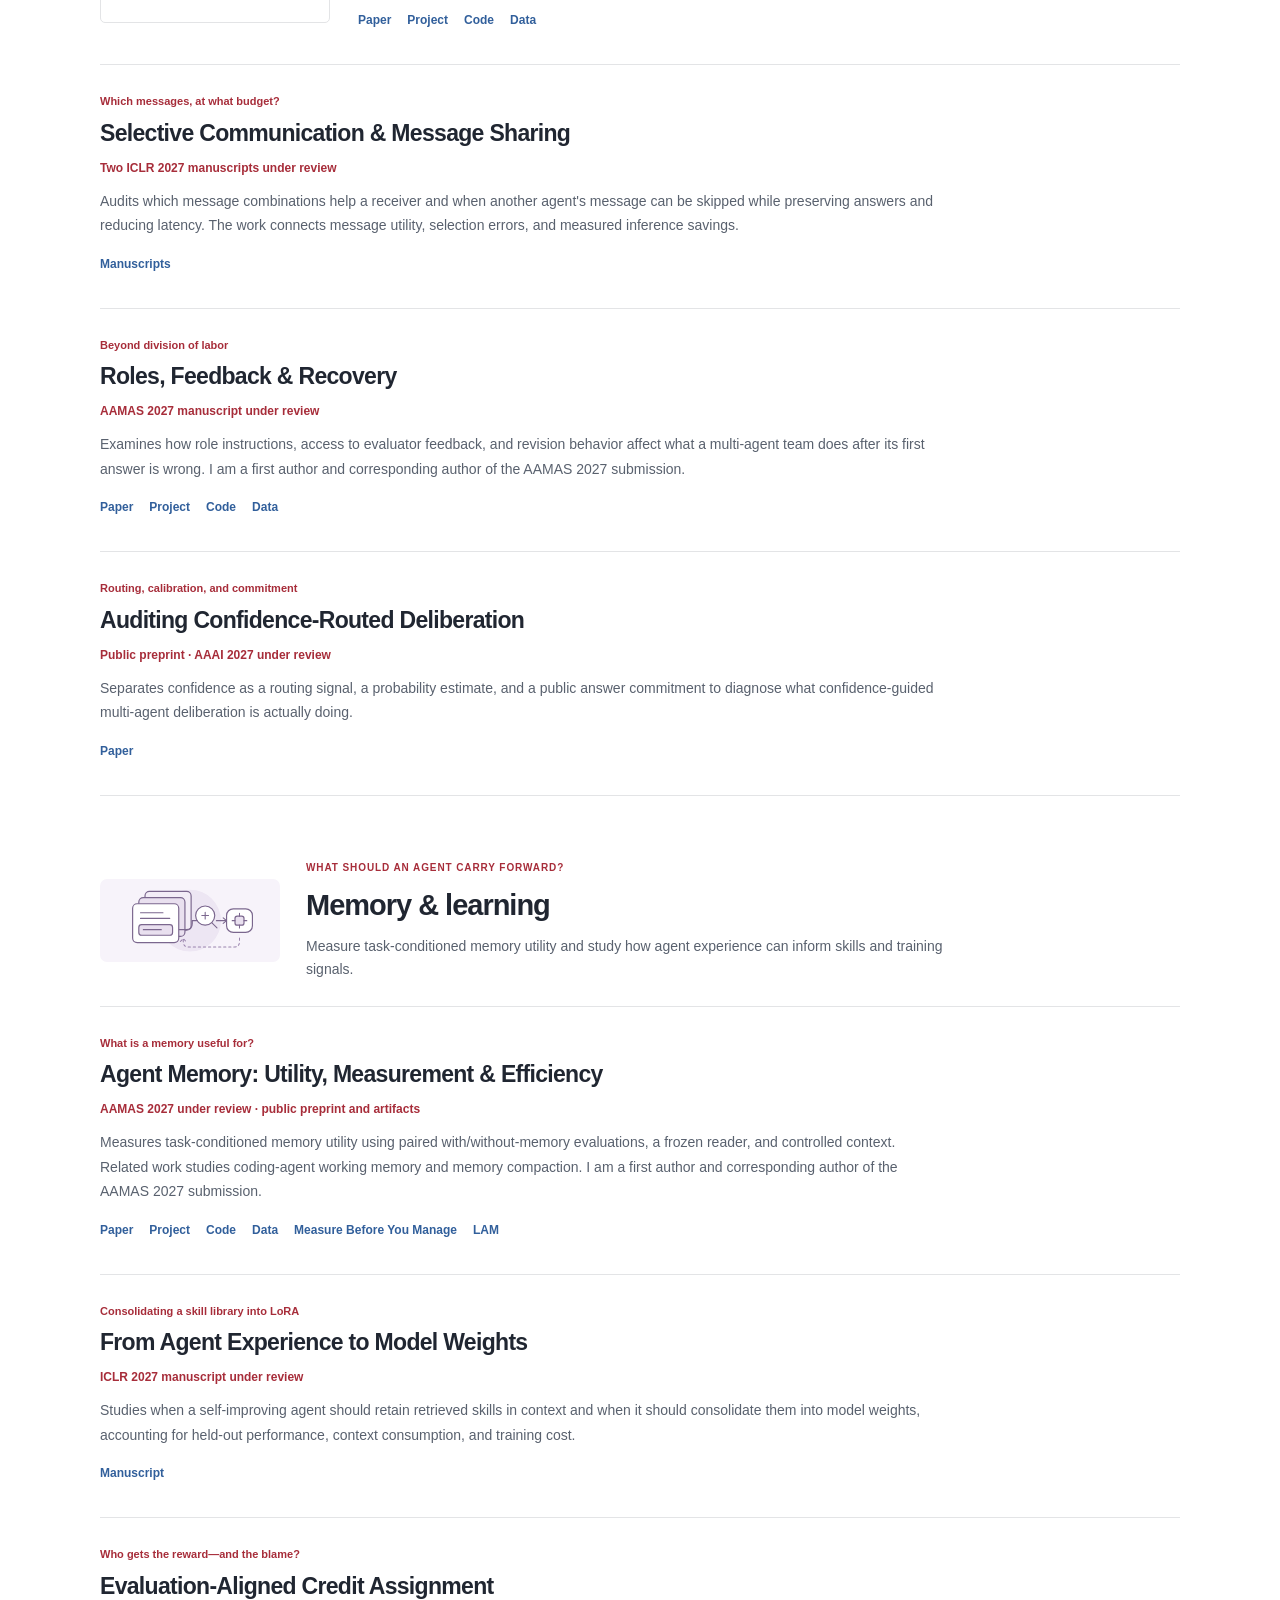
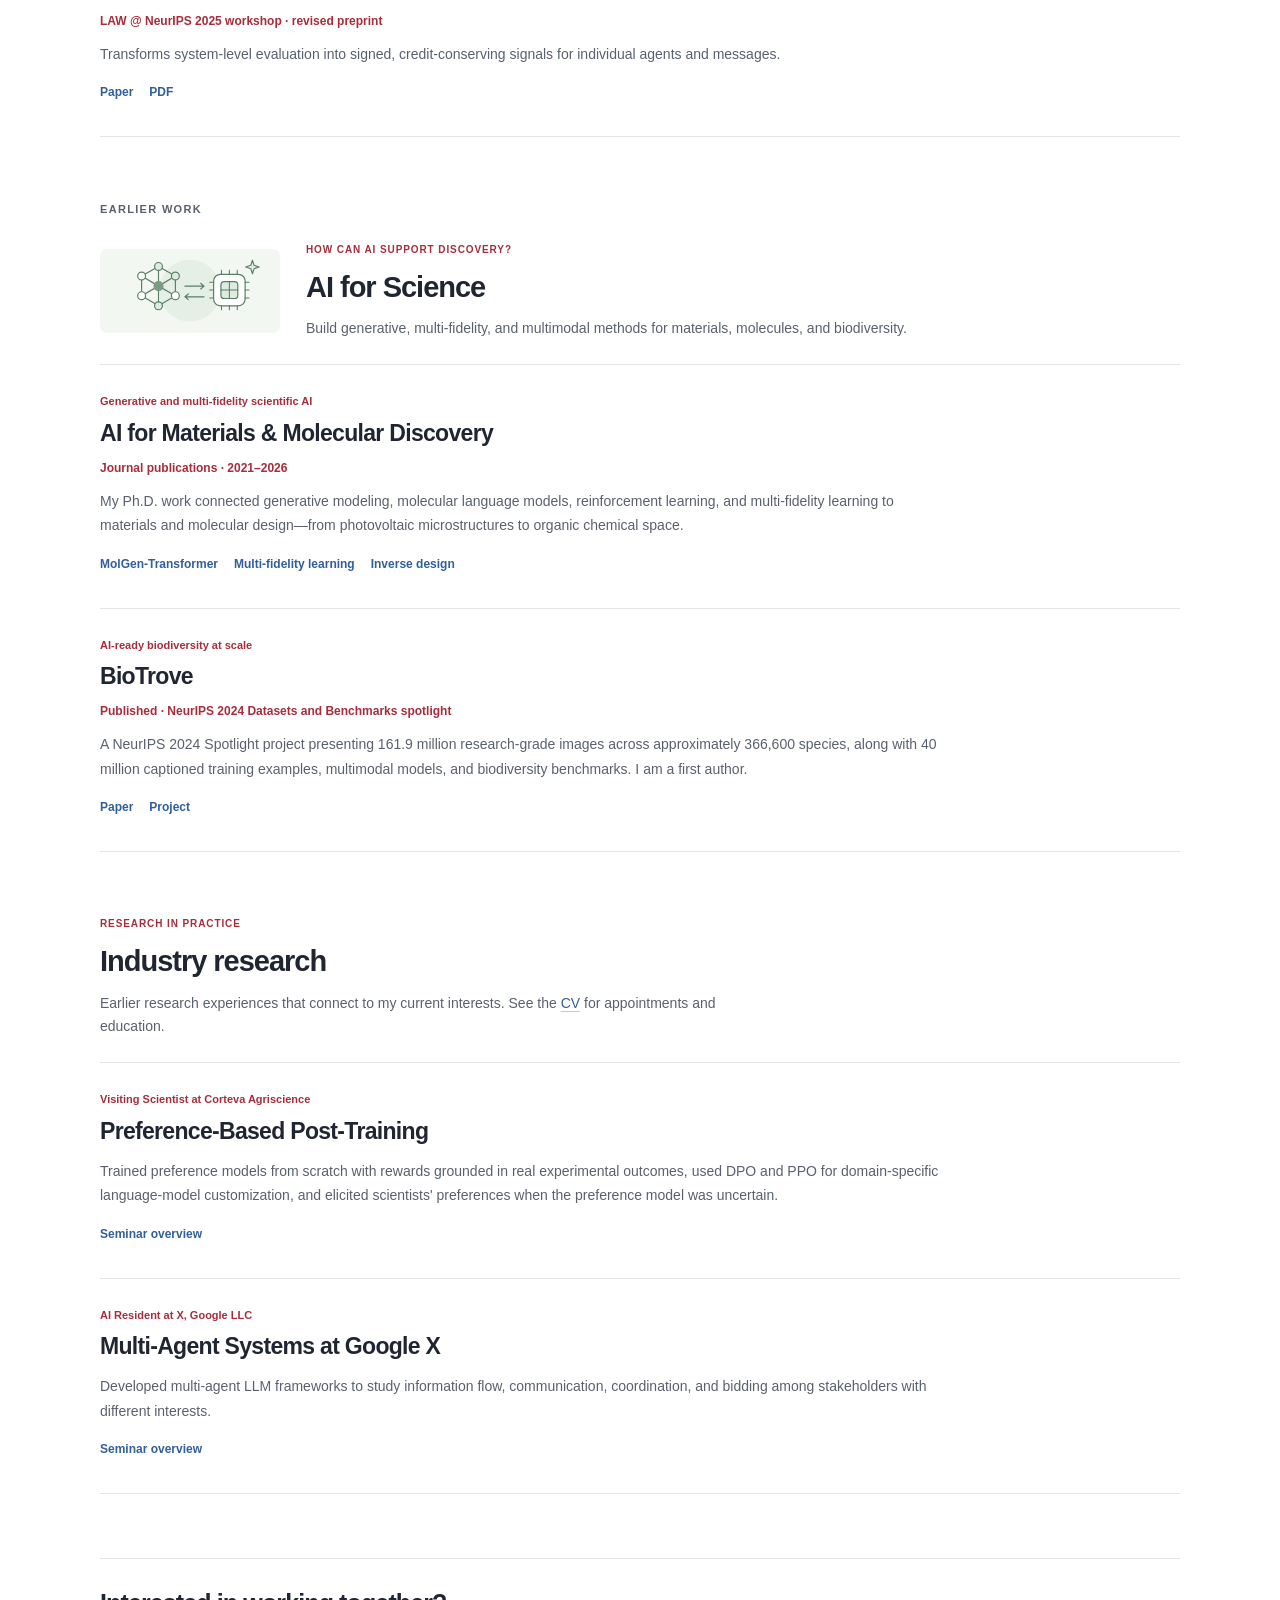
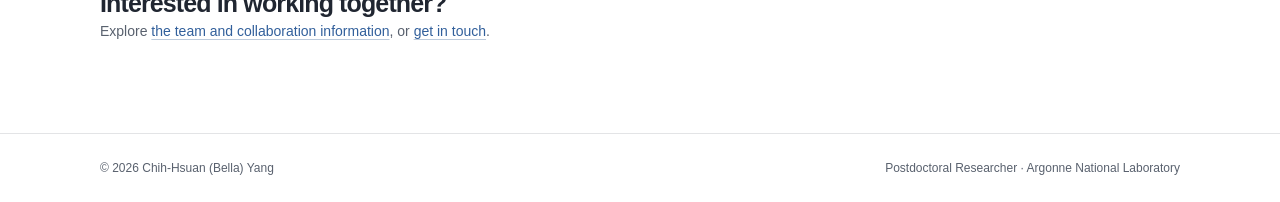
<file: projects/index.html>
<!DOCTYPE html><html lang="en"><head><meta charSet="utf-8"/><meta name="viewport" content="width=device-width, initial-scale=1"/><link rel="stylesheet" href="/assets/site.css"/><title>Research | Chih-Hsuan (Bella) Yang</title><meta name="description" content="Bella Yang&#x27;s agentic AI research: evaluation harnesses, critique uptake, cost-aware protocol routing, memory utility, and preference-based post-training. Papers, code, and datasets."/><meta name="application-name" content="Bella Yang"/><meta name="keywords" content="Chih-Hsuan Bella Yang,Chih-Hsuan Yang,Bella Yang,Argonne National Laboratory,Argonne,multi-agent systems,AI for Science,agent evaluation,collaborative AI,AI for materials discovery,molecular language models,scientific machine learning,BioTrove,reinforcement learning"/><meta name="author" content="Chih-Hsuan (Bella) Yang"/><link rel="author" href="https://chihhsuan-yang.github.io"/><meta name="creator" content="Chih-Hsuan (Bella) Yang"/><meta name="publisher" content="Chih-Hsuan (Bella) Yang"/><meta name="category" content="Research"/><meta name="robots" content="index, follow"/><meta name="googlebot" content="index, follow, max-image-preview:large, max-snippet:-1, max-video-preview:-1"/><meta property="og:title" content="Bella Yang (Chih-Hsuan Yang) | Argonne National Laboratory"/><meta property="og:description" content="Bella Yang (Chih-Hsuan Yang), Argonne: LLM agents, multi-agent systems, agentic evaluation, and preference learning. Research on critique uptake, memory, cost-aware routing, DPO/PPO, and AI for Science."/><meta property="og:url" content="https://chihhsuan-yang.github.io/projects/"/><meta property="og:site_name" content="Bella Yang"/><meta property="og:type" content="profile"/><meta property="og:locale" content="en_US"/><meta property="og:image" content="https://chihhsuan-yang.github.io/og.png"/><meta property="og:image:width" content="1200"/><meta property="og:image:height" content="630"/><meta property="og:image:alt" content="Chih-Hsuan (Bella) Yang, Argonne National Laboratory researcher"/><meta name="twitter:card" content="summary_large_image"/><meta name="twitter:title" content="Bella Yang (Chih-Hsuan Yang) | Argonne National Laboratory"/><meta name="twitter:description" content="Bella Yang (Chih-Hsuan Yang), Argonne: LLM agents, multi-agent systems, agentic evaluation, and preference learning. Research on critique uptake, memory, cost-aware routing, DPO/PPO, and AI for Science."/><meta name="twitter:image" content="https://chihhsuan-yang.github.io/og.png"/><link rel="icon" href="/bella-yang-profile.jpg" sizes="600x600" type="image/jpeg"/><link rel="canonical" href="https://chihhsuan-yang.github.io/projects/"/><meta name="google-site-verification" content="qrDLqd50NeAtLPjh41xYGkPx66R3m0NOW2qwP1FVAsw"/>
</head><body><a class="skip-link" href="#main">Skip to content</a><header class="site-header"><div class="header-inner"><a href="/" class="site-name" aria-label="Bella Yang, homepage"><strong>Bella</strong> Yang</a><nav class="site-nav" aria-label="Main navigation"><a href="/">About</a><a class="active" href="/projects/" aria-current="page">Research</a><a href="/publications/">Publications</a><a href="/team/">Team</a><a href="/cv/">CV</a></nav></div><div class="accent-rule" aria-hidden="true"></div></header><main class="content-shell inner-page research-page" id="main"><header class="page-header"><p class="page-eyebrow">Research portfolio</p><h1>Research</h1><p>I build and evaluate LLM-agent workflows through matched protocol comparisons, trajectory-level failure analysis, task-conditioned memory studies, and cost-aware routing. My industry work adds experiment-grounded preference modeling and DPO/PPO post-training for scientific applications.</p><p class="page-updated">Projects &amp; open resources · Updated October 31, 2026</p></header><nav class="section-jump-links" id="research-map-heading" aria-label="Research themes"><a href="#collaborative-ai">Multi-agent systems</a><a href="#memory-learning">Memory &amp; learning</a><a href="#ai-for-science">AI for Science</a><a href="#industry-research">Industry research</a></nav><p class="research-era-label" id="era-current-research">Current research</p><section class="research-theme-section" id="collaborative-ai" aria-labelledby="theme-collaborative-ai"><header class="research-theme-heading"><svg class="theme-visual theme-visual-agents" viewBox="0 0 320 148" aria-hidden="true" focusable="false"><circle class="theme-field" cx="160" cy="74" r="55"></circle><path class="theme-connector" d="M101 42H116Q125 42 125 51V57H140M101 109H116Q125 109 125 100V91H140M197 74H222"></path><path class="theme-detail" d="M134 52L140 57L134 62M134 86L140 91L134 96M216 69L222 74L216 79"></path><g transform="translate(55 20)"><rect class="theme-paper" width="46" height="42" rx="12"></rect><rect class="theme-tint" x="15" y="13" width="16" height="16" rx="4"></rect><path class="theme-detail" d="M23 8V13M23 29V34M10 21H15M31 21H36"></path></g><g transform="translate(55 88)"><rect class="theme-paper" width="46" height="42" rx="12"></rect><rect class="theme-tint" x="15" y="13" width="16" height="16" rx="4"></rect><path class="theme-detail" d="M23 8V13M23 29V34M10 21H15M31 21H36"></path></g><g transform="translate(222 53)"><rect class="theme-paper" width="46" height="42" rx="12"></rect><rect class="theme-tint" x="15" y="13" width="16" height="16" rx="4"></rect><path class="theme-detail" d="M23 8V13M23 29V34M10 21H15M31 21H36"></path></g><rect class="theme-paper" x="140" y="40" width="57" height="69" rx="10"></rect><rect class="theme-tint" x="154" y="35" width="29" height="10" rx="5"></rect><circle class="theme-tint" cx="168.5" cy="66" r="11"></circle><path class="theme-detail" d="M163 66L167 70L174 62M153 87H184M153 96H175"></path><path class="theme-orbit" d="M184 120H233Q245 120 245 108V104"></path><circle class="theme-solid" cx="184" cy="120" r="3"></circle></svg><div><p class="page-eyebrow">When should agents work together?</p><h2 id="theme-collaborative-ai">Multi-agent systems</h2><p>Compare agent protocols, trace reviewer-to-solver critique uptake, and evaluate reasoning quality against inference cost.</p></div></header><div class="research-entries"><article class="research-entry has-figure" id="critique" aria-labelledby="project-critique"><div class="research-entry-image"><img src="/research/critique.svg" alt="Original project figure comparing reviewer precision, critique uptake, and repair across collaboration protocols." width="600" height="250" loading="lazy"/></div><div class="research-entry-copy"><p class="project-subtitle">Precise but uncoupled</p><h3 id="project-critique">Critique Uptake</h3><p class="research-entry-status">Accepted · NeurIPS 2026 main track</p><p>Traces corrective feedback through reviewer detection, the next answer response, and verified repair, showing why accurate review alone need not improve final outcomes.</p><div class="resource-links" aria-label="Critique Uptake resources"><a href="https://arxiv.org/abs/2607.15388" aria-label="Paper: arXiv" title="arXiv" target="_blank" rel="noreferrer">Paper</a><a href="https://chihhsuan-yang.github.io/NeurIPS26_Precise-but-Uncoupled/" aria-label="Project: Project page" title="Project page" target="_blank" rel="noreferrer">Project</a><a href="https://github.com/ChihHsuan-Yang/NeurIPS26_Precise-but-Uncoupled" target="_blank" rel="noreferrer">Code</a><a href="https://huggingface.co/datasets/AgentsSci/NeurIPS26_Precise-but-Uncoupled" target="_blank" rel="noreferrer">Data</a><a href="https://neurips.cc/virtual/2026/poster/152264" target="_blank" rel="noreferrer">Conference</a></div></div></article><article class="research-entry has-figure" id="routing" aria-labelledby="project-routing"><div class="research-entry-image"><img src="/research/routing.png" alt="Original protocol-routing figure showing oracle labels by difficulty and the solve–cost frontier." width="600" height="250" loading="lazy"/></div><div class="research-entry-copy"><p class="project-subtitle">When does collaboration pay?</p><h3 id="project-routing">Cost-Aware Protocol Routing</h3><p class="research-entry-status">Published · Findings of EMNLP 2026</p><p>Evaluates supervised protocol routing, held-out generalization, and confidence calibration across reasoning tasks. Separates predicting failure from predicting which collaboration protocol is worth its additional inference cost.</p><div class="resource-links" aria-label="Cost-Aware Protocol Routing resources"><a href="https://aclanthology.org/2026.findings-emnlp.1275/" aria-label="ACL Anthology: Paper" title="Paper" target="_blank" rel="noreferrer">ACL Anthology</a><a href="https://chihhsuan-yang.github.io/EMNLP_Cost-Aware-Protocol-Routing/" aria-label="Project: Project page" title="Project page" target="_blank" rel="noreferrer">Project</a><a href="https://github.com/ChihHsuan-Yang/EMNLP_Cost-Aware-Protocol-Routing" target="_blank" rel="noreferrer">Code</a><a href="https://huggingface.co/datasets/AgentsSci/EMNLP_Cost-Aware-Protocol-Routing" target="_blank" rel="noreferrer">Data</a><a href="https://arxiv.org/abs/2608.14927" target="_blank" rel="noreferrer">arXiv</a></div></div></article><article class="research-entry" id="agentssci" aria-labelledby="project-agentssci"><div class="research-entry-copy" id="scientific-agent-traces"><p class="project-subtitle">Measuring Multi-Agent Scientific Reasoning</p><h3 id="project-agentssci">Matched scientific-agent protocol traces</h3><p class="research-entry-status">Open resource · AIMS @ COLM 2026 workshop accepted</p><p>A matched evaluation resource spanning 6,653 problems, two actor models, and four protocols (53,224 trajectories). Structured outcomes and provenance support protocol comparison, critique-uptake analysis, and inference quality-cost evaluation. Source-dataset usage restrictions apply.</p><div class="resource-links" aria-label="Matched scientific-agent protocol traces resources"><a href="https://openreview.net/forum?id=ofsAhzrSbg" aria-label="OpenReview: Workshop paper" title="Workshop paper" target="_blank" rel="noreferrer">OpenReview</a><a href="/projects/#scientific-agent-traces" aria-label="Project: Project page" title="Project page">Project</a><a href="https://huggingface.co/datasets/AgentsSci/scientific-agent-protocol-traces" target="_blank" rel="noreferrer">Data</a></div></div></article><article class="research-entry has-figure" id="trajectory" aria-labelledby="project-trajectory"><div class="research-entry-image"><img src="/research/trajectory.png" alt="DHD protocol with a recruiter, independent hypothesizers, an integrator, and an evaluator." width="600" height="250" loading="lazy"/></div><div class="research-entry-copy"><p class="project-subtitle">Wrong but useful</p><h3 id="project-trajectory">Trajectory Value</h3><p class="research-entry-status">Public preprint · AAAI 2027 under review</p><p>Uses paired message-ablation replay to measure whether an intermediate message helps or harms downstream team reasoning, distinguishing message correctness from its contribution to the final answer.</p><div class="resource-links" aria-label="Trajectory Value resources"><a href="https://arxiv.org/abs/2608.14375" aria-label="Paper: arXiv" title="arXiv" target="_blank" rel="noreferrer">Paper</a><a href="https://chihhsuan-yang.github.io/AAAI_Wrong-but-Useful/" aria-label="Project: Project page" title="Project page" target="_blank" rel="noreferrer">Project</a><a href="https://github.com/ChihHsuan-Yang/AAAI_Wrong-but-Useful" target="_blank" rel="noreferrer">Code</a><a href="https://huggingface.co/datasets/AgentsSci/AAAI_Wrong-but-Useful" target="_blank" rel="noreferrer">Data</a></div></div></article><article class="research-entry" id="communication" aria-labelledby="project-communication"><div class="research-entry-copy"><p class="project-subtitle">Which messages, at what budget?</p><h3 id="project-communication">Selective Communication &amp; Message Sharing</h3><p class="research-entry-status">Two ICLR 2027 manuscripts under review</p><p>Audits which message combinations help a receiver and when another agent&#x27;s message can be skipped while preserving answers and reducing latency. The work connects message utility, selection errors, and measured inference savings.</p><div class="resource-links" aria-label="Selective Communication &amp; Message Sharing resources"><a href="/publications/#under-review">Manuscripts</a></div></div></article><article class="research-entry" id="roles" aria-labelledby="project-roles"><div class="research-entry-copy"><p class="project-subtitle">Beyond division of labor</p><h3 id="project-roles">Roles, Feedback &amp; Recovery</h3><p class="research-entry-status">AAMAS 2027 manuscript under review</p><p>Examines how role instructions, access to evaluator feedback, and revision behavior affect what a multi-agent team does after its first answer is wrong. I am a first author and corresponding author of the AAMAS 2027 submission.</p><div class="resource-links" aria-label="Roles, Feedback &amp; Recovery resources"><a href="https://chihhsuan-yang.github.io/AAMAS2027-AgentProtocols/paper.pdf" target="_blank" rel="noreferrer">Paper</a><a href="https://chihhsuan-yang.github.io/AAMAS2027-AgentProtocols/" aria-label="Project: Project page" title="Project page" target="_blank" rel="noreferrer">Project</a><a href="https://github.com/ChihHsuan-Yang/AAMAS2027-AgentProtocols" target="_blank" rel="noreferrer">Code</a><a href="https://huggingface.co/datasets/AgentsSci/AAMAS2027-Roles" target="_blank" rel="noreferrer">Data</a></div></div></article><article class="research-entry" id="confidence" aria-labelledby="project-confidence"><div class="research-entry-copy"><p class="project-subtitle">Routing, calibration, and commitment</p><h3 id="project-confidence">Auditing Confidence-Routed Deliberation</h3><p class="research-entry-status">Public preprint · AAAI 2027 under review</p><p>Separates confidence as a routing signal, a probability estimate, and a public answer commitment to diagnose what confidence-guided multi-agent deliberation is actually doing.</p><div class="resource-links" aria-label="Auditing Confidence-Routed Deliberation resources"><a href="https://arxiv.org/abs/2609.27822" aria-label="Paper: arXiv" title="arXiv" target="_blank" rel="noreferrer">Paper</a></div></div></article></div></section><section class="research-theme-section" id="memory-learning" aria-labelledby="theme-memory-learning"><header class="research-theme-heading"><svg class="theme-visual theme-visual-memory" viewBox="0 0 320 148" aria-hidden="true" focusable="false"><circle class="theme-field" cx="160" cy="74" r="55"></circle><rect class="theme-layer" x="80" y="22" width="82" height="69" rx="8"></rect><rect class="theme-tint" x="69" y="33" width="82" height="69" rx="8"></rect><rect class="theme-paper" x="58" y="44" width="82" height="69" rx="8"></rect><path class="theme-detail" d="M72 60H112M72 70H124"></path><rect class="theme-tint" x="69" y="81" width="60" height="19" rx="5"></rect><path class="theme-detail" d="M77 90H109"></path><path class="theme-connector" d="M141 90H153Q164 90 164 79V74H174M207 74H225"></path><circle class="theme-paper" cx="187" cy="65" r="17"></circle><path class="theme-detail" d="M199 78L208 87M181 65H193M187 59V71M219 69L225 74L219 79"></path><g transform="translate(225 53)"><rect class="theme-paper" width="46" height="42" rx="12"></rect><rect class="theme-tint" x="15" y="13" width="16" height="16" rx="4"></rect><path class="theme-detail" d="M23 8V13M23 29V34M10 21H15M31 21H36"></path></g><path class="theme-orbit" d="M248 105V111Q248 121 238 121H158Q148 121 148 111V106M143 111L148 106L153 111"></path></svg><div><p class="page-eyebrow">What should an agent carry forward?</p><h2 id="theme-memory-learning">Memory &amp; learning</h2><p>Measure task-conditioned memory utility and study how agent experience can inform skills and training signals.</p></div></header><div class="research-entries"><article class="research-entry" id="memory" aria-labelledby="project-memory"><div class="research-entry-copy"><p class="project-subtitle">What is a memory useful for?</p><h3 id="project-memory">Agent Memory: Utility, Measurement &amp; Efficiency</h3><p class="research-entry-status">AAMAS 2027 under review · public preprint and artifacts</p><p>Measures task-conditioned memory utility using paired with/without-memory evaluations, a frozen reader, and controlled context. Related work studies coding-agent working memory and memory compaction. I am a first author and corresponding author of the AAMAS 2027 submission.</p><div class="resource-links" aria-label="Agent Memory: Utility, Measurement &amp; Efficiency resources"><a href="https://chihhsuan-yang.github.io/AAMAS2027-ConditionalMemory/paper.pdf" target="_blank" rel="noreferrer">Paper</a><a href="https://chihhsuan-yang.github.io/AAMAS2027-ConditionalMemory/" aria-label="Project: Project page" title="Project page" target="_blank" rel="noreferrer">Project</a><a href="https://github.com/ChihHsuan-Yang/AAMAS2027-ConditionalMemory" target="_blank" rel="noreferrer">Code</a><a href="https://huggingface.co/datasets/AgentsSci/AAMAS2027-ConditionalMemory" target="_blank" rel="noreferrer">Data</a><a href="https://arxiv.org/abs/2608.31057" target="_blank" rel="noreferrer">Measure Before You Manage</a><a href="https://arxiv.org/abs/2609.32256" target="_blank" rel="noreferrer">LAM</a></div></div></article><article class="research-entry" id="skills" aria-labelledby="project-skills"><div class="research-entry-copy"><p class="project-subtitle">Consolidating a skill library into LoRA</p><h3 id="project-skills">From Agent Experience to Model Weights</h3><p class="research-entry-status">ICLR 2027 manuscript under review</p><p>Studies when a self-improving agent should retain retrieved skills in context and when it should consolidate them into model weights, accounting for held-out performance, context consumption, and training cost.</p><div class="resource-links" aria-label="From Agent Experience to Model Weights resources"><a href="/publications/#under-review">Manuscript</a></div></div></article><article class="research-entry" id="credit" aria-labelledby="project-credit"><div class="research-entry-copy"><p class="project-subtitle">Who gets the reward—and the blame?</p><h3 id="project-credit">Evaluation-Aligned Credit Assignment</h3><p class="research-entry-status">LAW @ NeurIPS 2025 workshop · revised preprint</p><p>Transforms system-level evaluation into signed, credit-conserving signals for individual agents and messages.</p><div class="resource-links" aria-label="Evaluation-Aligned Credit Assignment resources"><a href="https://arxiv.org/abs/2511.10687" aria-label="Paper: arXiv" title="arXiv" target="_blank" rel="noreferrer">Paper</a><a href="https://arxiv.org/pdf/2511.10687" target="_blank" rel="noreferrer">PDF</a></div></div></article></div></section><section class="research-theme-section" id="ai-for-science" aria-labelledby="theme-ai-for-science"><p class="research-era-label" id="era-earlier-work">Earlier work</p><header class="research-theme-heading"><svg class="theme-visual theme-visual-science" viewBox="0 0 320 148" aria-hidden="true" focusable="false"><circle class="theme-field" cx="160" cy="74" r="55"></circle><path class="theme-connector" d="M74 48L104 31L134 48V83L104 101L74 83ZM74 48L104 66L134 48M104 66V101M104 31V66M74 83L104 66L134 83"></path><circle class="theme-tint" cx="104" cy="31" r="7"></circle><circle class="theme-paper" cx="74" cy="48" r="7"></circle><circle class="theme-tint" cx="134" cy="48" r="7"></circle><circle class="theme-solid" cx="104" cy="66" r="8"></circle><circle class="theme-paper" cx="74" cy="83" r="7"></circle><circle class="theme-paper" cx="134" cy="83" r="7"></circle><circle class="theme-tint" cx="104" cy="101" r="7"></circle><path class="theme-connector" d="M151 66H185M179 61L185 66L179 71M185 85H151M157 80L151 85L157 90"></path><rect class="theme-paper" x="202" y="45" width="56" height="56" rx="12"></rect><rect class="theme-tint" x="215" y="58" width="30" height="30" rx="6"></rect><path class="theme-detail" d="M230 58V88M215 73H245M216 38V45M230 38V45M244 38V45M216 101V108M230 101V108M244 101V108M195 59H202M195 73H202M195 87H202M258 59H265M258 73H265M258 87H265"></path><path class="theme-spark" d="M271 20L274 29L283 32L274 35L271 44L268 35L259 32L268 29Z"></path></svg><div><p class="page-eyebrow">How can AI support discovery?</p><h2 id="theme-ai-for-science">AI for Science</h2><p>Build generative, multi-fidelity, and multimodal methods for materials, molecules, and biodiversity.</p></div></header><div class="research-entries"><article class="research-entry" id="materials-molecules" aria-labelledby="project-materials-molecules"><div class="research-entry-copy"><p class="project-subtitle">Generative and multi-fidelity scientific AI</p><h3 id="project-materials-molecules">AI for Materials &amp; Molecular Discovery</h3><p class="research-entry-status">Journal publications · 2021–2026</p><p>My Ph.D. work connected generative modeling, molecular language models, reinforcement learning, and multi-fidelity learning to materials and molecular design—from photovoltaic microstructures to organic chemical space.</p><div class="resource-links" aria-label="AI for Materials &amp; Molecular Discovery resources"><a href="https://doi.org/10.1016/j.commatsci.2026.114549" target="_blank" rel="noreferrer">MolGen-Transformer</a><a href="https://doi.org/10.1016/j.commatsci.2022.111599" target="_blank" rel="noreferrer">Multi-fidelity learning</a><a href="https://doi.org/10.1038/s43588-021-00045-8" target="_blank" rel="noreferrer">Inverse design</a></div></div></article><article class="research-entry" id="biotrove" aria-labelledby="project-biotrove"><div class="research-entry-copy"><p class="project-subtitle">AI-ready biodiversity at scale</p><h3 id="project-biotrove">BioTrove</h3><p class="research-entry-status">Published · NeurIPS 2024 Datasets and Benchmarks spotlight</p><p>A NeurIPS 2024 Spotlight project presenting 161.9 million research-grade images across approximately 366,600 species, along with 40 million captioned training examples, multimodal models, and biodiversity benchmarks. I am a first author.</p><div class="resource-links" aria-label="BioTrove resources"><a href="https://proceedings.neurips.cc/paper_files/paper/2024/hash/b92854f80ba4feefb973959b259dbc2c-Abstract-Datasets_and_Benchmarks_Track.html" aria-label="Paper: Proceedings" title="Proceedings" target="_blank" rel="noreferrer">Paper</a><a href="https://baskargroup.github.io/BioTrove/" aria-label="Project: Project page" title="Project page" target="_blank" rel="noreferrer">Project</a></div></div></article></div></section><section class="research-theme-section" id="industry-research" aria-labelledby="industry-heading"><header class="research-theme-heading industry-heading"><div><p class="page-eyebrow">Research in practice</p><h2 id="industry-heading">Industry research</h2><p>Earlier research experiences that connect to my current interests. See the <a href="/cv/">CV</a> for appointments and education.</p></div></header><div class="research-entries"><article class="research-entry" id="corteva" aria-labelledby="project-corteva"><div class="research-entry-copy"><p class="project-subtitle">Visiting Scientist at Corteva Agriscience</p><h3 id="project-corteva">Preference-Based Post-Training</h3><p>Trained preference models from scratch with rewards grounded in real experimental outcomes, used DPO and PPO for domain-specific language-model customization, and elicited scientists&#x27; preferences when the preference model was uncertain.</p><div class="resource-links" aria-label="Preference-Based Post-Training resources"><a href="https://www.alcf.anl.gov/events/bridging-foundational-ai-cross-disciplinary-innovation-molecular-discovery-biodiversity" target="_blank" rel="noreferrer">Seminar overview</a></div></div></article><article class="research-entry" id="google-x" aria-labelledby="project-google-x"><div class="research-entry-copy"><p class="project-subtitle">AI Resident at X, Google LLC</p><h3 id="project-google-x">Multi-Agent Systems at Google X</h3><p>Developed multi-agent LLM frameworks to study information flow, communication, coordination, and bidding among stakeholders with different interests.</p><div class="resource-links" aria-label="Multi-Agent Systems at Google X resources"><a href="https://www.alcf.anl.gov/events/bridging-foundational-ai-cross-disciplinary-innovation-molecular-discovery-biodiversity" target="_blank" rel="noreferrer">Seminar overview</a></div></div></article></div></section><section class="research-contact"><h2>Interested in working together?</h2><p>Explore <a href="/team/">the team and collaboration information</a>, or <a href="mailto:bellayang@anl.gov">get in touch</a>.</p></section></main><footer class="site-footer"><div class="footer-inner"><span>© 2026 <!-- -->Chih-Hsuan (Bella) Yang</span><span>Postdoctoral Researcher<!-- --> · <!-- -->Argonne National Laboratory</span></div></footer></body></html>
</file>
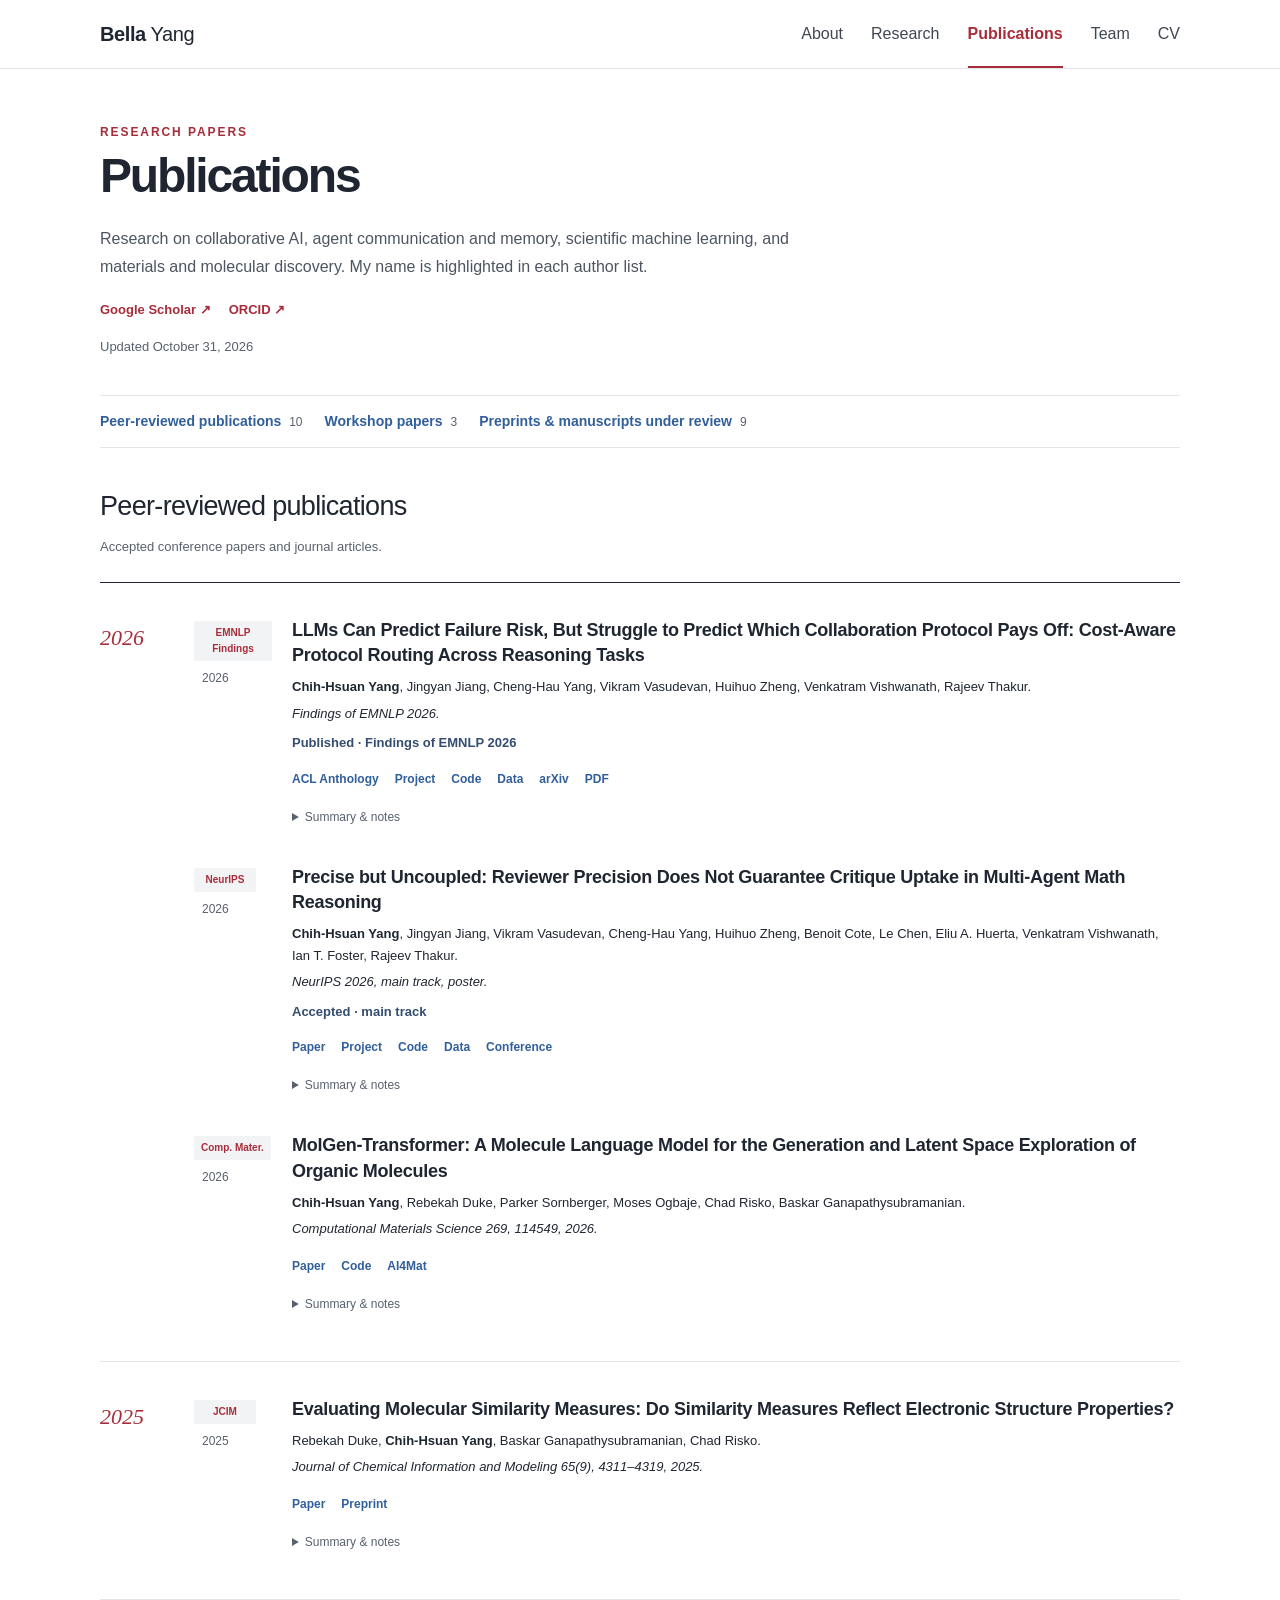
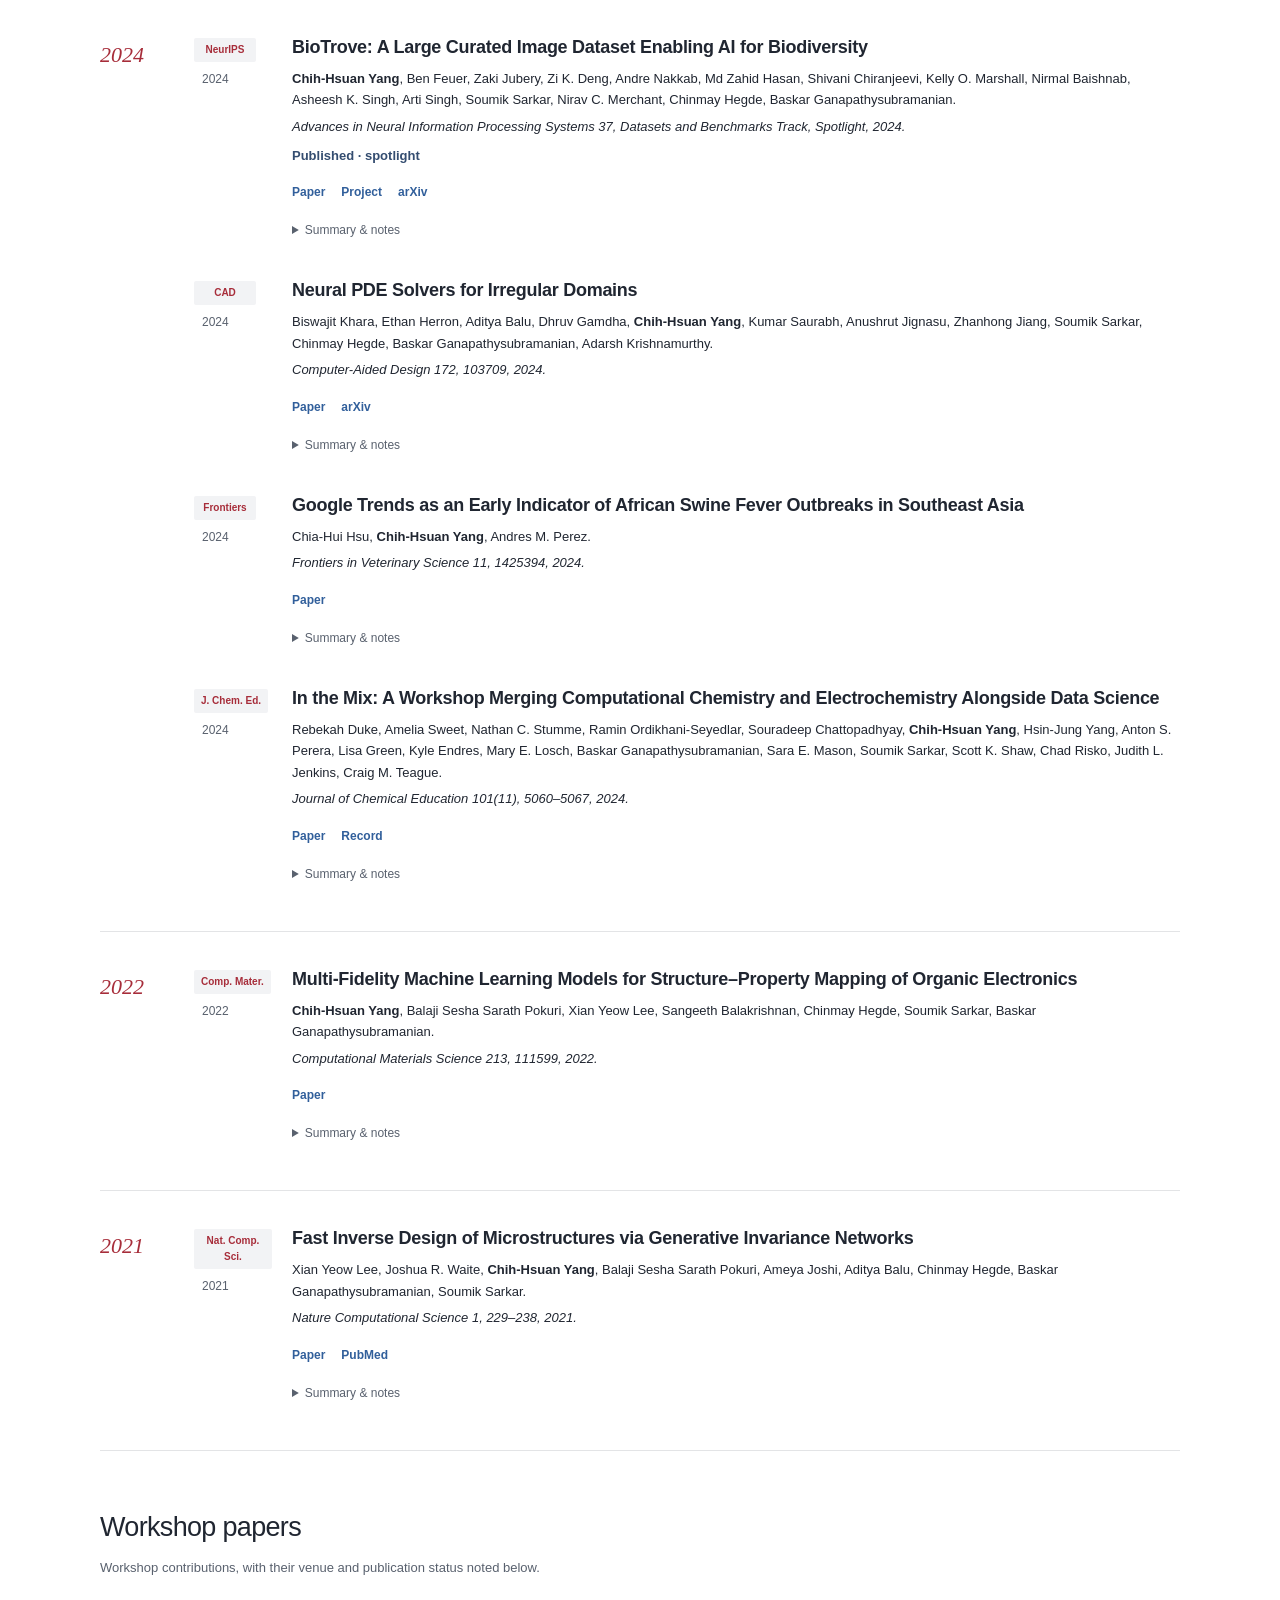
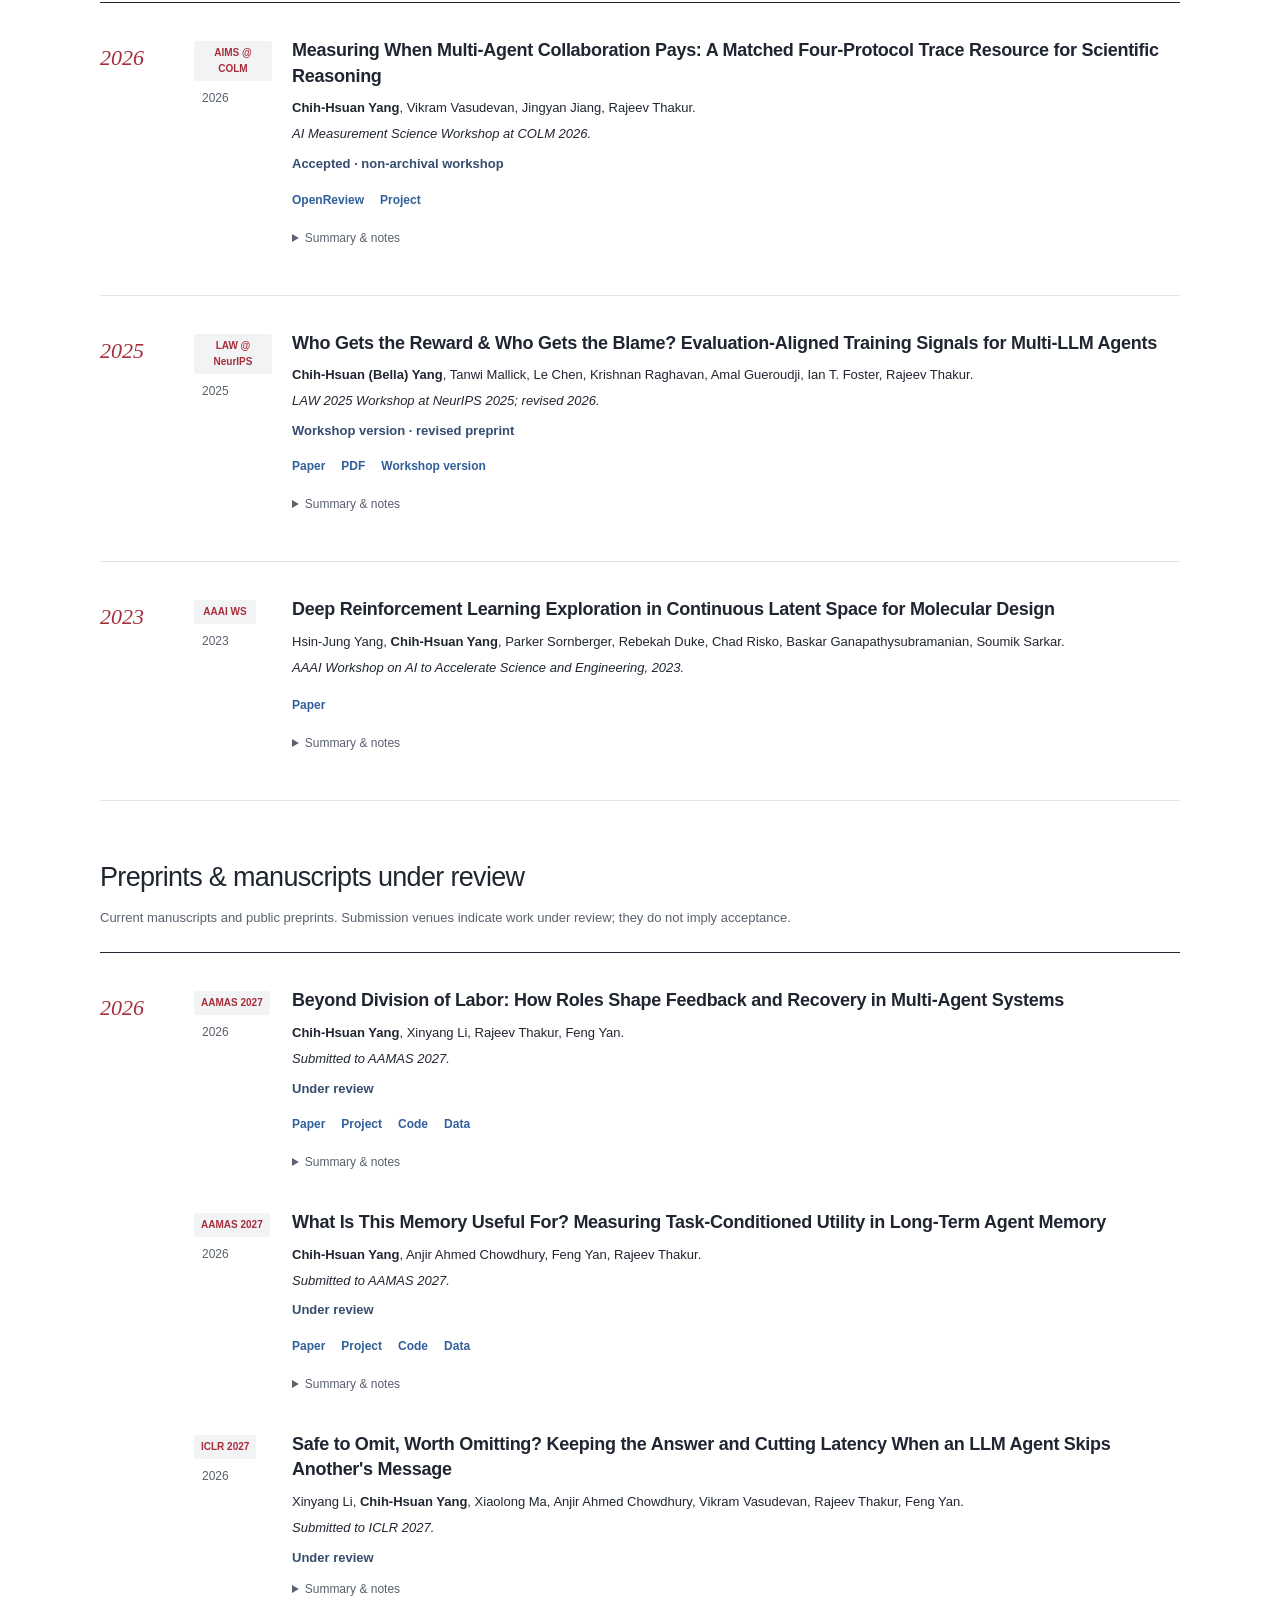
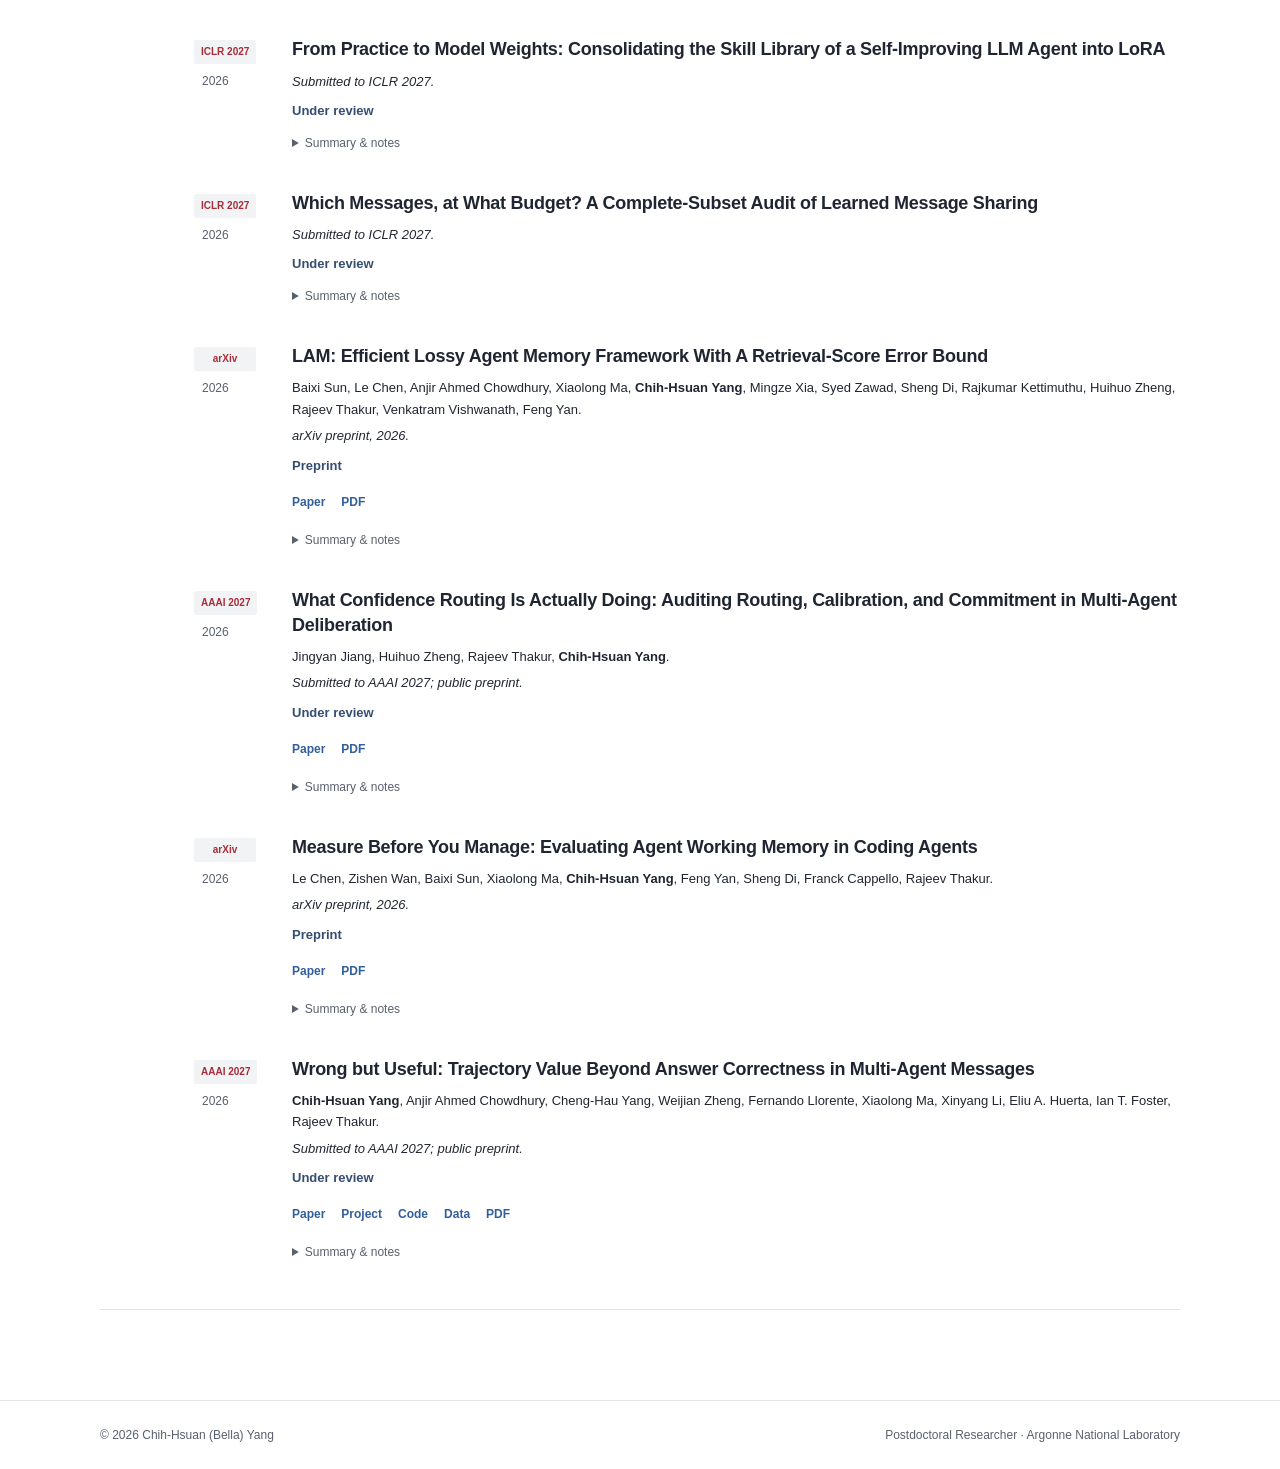
<file: publications/index.html>
<!DOCTYPE html><html lang="en"><head><meta charSet="utf-8"/><meta name="viewport" content="width=device-width, initial-scale=1"/><link rel="stylesheet" href="/assets/site.css"/><title>Publications | Chih-Hsuan (Bella) Yang</title><meta name="description" content="Publications by Chih-Hsuan (Bella) Yang on multi-agent systems, AI for Science, materials and molecular discovery, scientific machine learning, and biodiversity."/><meta name="application-name" content="Bella Yang"/><meta name="keywords" content="Chih-Hsuan Bella Yang,Chih-Hsuan Yang,Bella Yang,Argonne National Laboratory,Argonne,multi-agent systems,AI for Science,agent evaluation,collaborative AI,AI for materials discovery,molecular language models,scientific machine learning,BioTrove,reinforcement learning"/><meta name="author" content="Chih-Hsuan (Bella) Yang"/><link rel="author" href="https://chihhsuan-yang.github.io"/><meta name="creator" content="Chih-Hsuan (Bella) Yang"/><meta name="publisher" content="Chih-Hsuan (Bella) Yang"/><meta name="category" content="Research"/><meta name="robots" content="index, follow"/><meta name="googlebot" content="index, follow, max-image-preview:large, max-snippet:-1, max-video-preview:-1"/><meta property="og:title" content="Bella Yang (Chih-Hsuan Yang) | Argonne National Laboratory"/><meta property="og:description" content="Bella Yang (Chih-Hsuan Yang), Argonne: LLM agents, multi-agent systems, agentic evaluation, and preference learning. Research on critique uptake, memory, cost-aware routing, DPO/PPO, and AI for Science."/><meta property="og:url" content="https://chihhsuan-yang.github.io/publications/"/><meta property="og:site_name" content="Bella Yang"/><meta property="og:type" content="profile"/><meta property="og:locale" content="en_US"/><meta property="og:image" content="https://chihhsuan-yang.github.io/og.png"/><meta property="og:image:width" content="1200"/><meta property="og:image:height" content="630"/><meta property="og:image:alt" content="Chih-Hsuan (Bella) Yang, Argonne National Laboratory researcher"/><meta name="twitter:card" content="summary_large_image"/><meta name="twitter:title" content="Bella Yang (Chih-Hsuan Yang) | Argonne National Laboratory"/><meta name="twitter:description" content="Bella Yang (Chih-Hsuan Yang), Argonne: LLM agents, multi-agent systems, agentic evaluation, and preference learning. Research on critique uptake, memory, cost-aware routing, DPO/PPO, and AI for Science."/><meta name="twitter:image" content="https://chihhsuan-yang.github.io/og.png"/><link rel="icon" href="/bella-yang-profile.jpg" sizes="600x600" type="image/jpeg"/><link rel="canonical" href="https://chihhsuan-yang.github.io/publications/"/><meta name="google-site-verification" content="qrDLqd50NeAtLPjh41xYGkPx66R3m0NOW2qwP1FVAsw"/>
</head><body><a class="skip-link" href="#main">Skip to content</a><header class="site-header"><div class="header-inner"><a href="/" class="site-name" aria-label="Bella Yang, homepage"><strong>Bella</strong> Yang</a><nav class="site-nav" aria-label="Main navigation"><a href="/">About</a><a href="/projects/">Research</a><a class="active" href="/publications/" aria-current="page">Publications</a><a href="/team/">Team</a><a href="/cv/">CV</a></nav></div><div class="accent-rule" aria-hidden="true"></div></header><main class="content-shell inner-page" id="main"><header class="page-header publication-page-header"><p class="page-eyebrow">Research papers</p><h1>Publications</h1><p>Research on collaborative AI, agent communication and memory, scientific machine learning, and materials and molecular discovery. My name is highlighted in each author list.</p><div class="page-profile-links" aria-label="Publication profiles"><a href="https://scholar.google.com/citations?user=s7RDC3YAAAAJ" target="_blank" rel="me noreferrer">Google Scholar ↗</a><a href="https://orcid.org/0000-0003-4841-1135" target="_blank" rel="me noreferrer">ORCID ↗</a></div><p class="page-updated">Updated October 31, 2026</p></header><nav class="section-jump-links" aria-label="Publication sections"><a href="#peer-reviewed">Peer-reviewed publications<!-- --> <span>10</span></a><a href="#workshops">Workshop papers<!-- --> <span>3</span></a><a href="#under-review">Preprints &amp; manuscripts under review<!-- --> <span>9</span></a></nav><div class="publication-sections"><section class="publication-section" aria-labelledby="peer-reviewed"><header class="publication-section-header"><h2 id="peer-reviewed">Peer-reviewed publications</h2><p>Accepted conference papers and journal articles.</p></header><div class="publication-groups"><div class="publication-group"><p class="publication-year-heading">2026</p><div><article class="publication-entry" data-category="peer-reviewed"><div class="venue-column"><span class="venue-badge">EMNLP Findings</span><span class="publication-year">2026</span></div><div class="publication-details"><h3><a href="https://aclanthology.org/2026.findings-emnlp.1275/" target="_blank" rel="noreferrer">LLMs Can Predict Failure Risk, But Struggle to Predict Which Collaboration Protocol Pays Off: Cost-Aware Protocol Routing Across Reasoning Tasks</a></h3><p class="author-list"><strong>Chih-Hsuan Yang</strong>, <!-- -->Jingyan Jiang<!-- -->, <!-- -->Cheng-Hau Yang<!-- -->, <!-- -->Vikram Vasudevan<!-- -->, <!-- -->Huihuo Zheng<!-- -->, <!-- -->Venkatram Vishwanath<!-- -->, <!-- -->Rajeev Thakur<!-- -->.</p><p class="venue-line">Findings of EMNLP 2026<!-- -->.</p><p class="publication-status">Published · Findings of EMNLP 2026</p><div class="resource-links" aria-label="LLMs Can Predict Failure Risk, But Struggle to Predict Which Collaboration Protocol Pays Off: Cost-Aware Protocol Routing Across Reasoning Tasks resources"><a href="https://aclanthology.org/2026.findings-emnlp.1275/" target="_blank" rel="noreferrer">ACL Anthology</a><a href="https://chihhsuan-yang.github.io/EMNLP_Cost-Aware-Protocol-Routing/" target="_blank" rel="noreferrer">Project</a><a href="https://github.com/ChihHsuan-Yang/EMNLP_Cost-Aware-Protocol-Routing" target="_blank" rel="noreferrer">Code</a><a href="https://huggingface.co/datasets/AgentsSci/EMNLP_Cost-Aware-Protocol-Routing" target="_blank" rel="noreferrer">Data</a><a href="https://arxiv.org/abs/2608.14927" target="_blank" rel="noreferrer">arXiv</a><a href="https://arxiv.org/pdf/2608.14927" target="_blank" rel="noreferrer">PDF</a></div><details class="publication-notes"><summary>Summary &amp; notes</summary><p class="publication-summary">Evaluates cost-aware routing across reasoning protocols and the gap between failure prediction and protocol selection.</p></details></div></article><article class="publication-entry" data-category="peer-reviewed"><div class="venue-column"><span class="venue-badge">NeurIPS</span><span class="publication-year">2026</span></div><div class="publication-details"><h3><a href="https://neurips.cc/virtual/2026/poster/152264" target="_blank" rel="noreferrer">Precise but Uncoupled: Reviewer Precision Does Not Guarantee Critique Uptake in Multi-Agent Math Reasoning</a></h3><p class="author-list"><strong>Chih-Hsuan Yang</strong>, <!-- -->Jingyan Jiang<!-- -->, <!-- -->Vikram Vasudevan<!-- -->, <!-- -->Cheng-Hau Yang<!-- -->, <!-- -->Huihuo Zheng<!-- -->, <!-- -->Benoit Cote<!-- -->, <!-- -->Le Chen<!-- -->, <!-- -->Eliu A. Huerta<!-- -->, <!-- -->Venkatram Vishwanath<!-- -->, <!-- -->Ian T. Foster<!-- -->, <!-- -->Rajeev Thakur<!-- -->.</p><p class="venue-line">NeurIPS 2026, main track, poster<!-- -->.</p><p class="publication-status">Accepted · main track</p><div class="resource-links" aria-label="Precise but Uncoupled: Reviewer Precision Does Not Guarantee Critique Uptake in Multi-Agent Math Reasoning resources"><a href="https://arxiv.org/abs/2607.15388" aria-label="Paper: arXiv" title="arXiv" target="_blank" rel="noreferrer">Paper</a><a href="https://chihhsuan-yang.github.io/NeurIPS26_Precise-but-Uncoupled/" target="_blank" rel="noreferrer">Project</a><a href="https://github.com/ChihHsuan-Yang/NeurIPS26_Precise-but-Uncoupled" target="_blank" rel="noreferrer">Code</a><a href="https://huggingface.co/datasets/AgentsSci/NeurIPS26_Precise-but-Uncoupled" target="_blank" rel="noreferrer">Data</a><a href="https://neurips.cc/virtual/2026/poster/152264" target="_blank" rel="noreferrer">Conference</a></div><details class="publication-notes"><summary>Summary &amp; notes</summary><p class="publication-summary">Traces corrective feedback through reviewer detection, the next answer response, and verified repair, showing why accurate review alone need not improve final outcomes.</p></details></div></article><article class="publication-entry"><div class="venue-column"><span class="venue-badge">Comp. Mater.</span><span class="publication-year">2026</span></div><div class="publication-details"><h3><a href="https://doi.org/10.1016/j.commatsci.2026.114549" target="_blank" rel="noreferrer">MolGen-Transformer: A Molecule Language Model for the Generation and Latent Space Exploration of Organic Molecules</a></h3><p class="author-list"><strong>Chih-Hsuan Yang</strong>, <!-- -->Rebekah Duke<!-- -->, <!-- -->Parker Sornberger<!-- -->, <!-- -->Moses Ogbaje<!-- -->, <!-- -->Chad Risko<!-- -->, <!-- -->Baskar Ganapathysubramanian<!-- -->.</p><p class="venue-line">Computational Materials Science 269, 114549, 2026<!-- -->.</p><div class="resource-links" aria-label="MolGen-Transformer: A Molecule Language Model for the Generation and Latent Space Exploration of Organic Molecules resources"><a href="https://doi.org/10.1016/j.commatsci.2026.114549" aria-label="Paper: Article" title="Article" target="_blank" rel="noreferrer">Paper</a><a href="https://github.com/baskargroup/MolTransformer_repo" target="_blank" rel="noreferrer">Code</a><a href="https://neurips.cc/virtual/2024/103716" target="_blank" rel="noreferrer">AI4Mat</a></div><details class="publication-notes"><summary>Summary &amp; notes</summary><p class="publication-summary">Introduces a transformer trained on 198 million organic molecules, with complete reconstruction and controllable latent-space generation for molecular discovery.</p></details></div></article></div></div><div class="publication-group"><p class="publication-year-heading">2025</p><div><article class="publication-entry"><div class="venue-column"><span class="venue-badge">JCIM</span><span class="publication-year">2025</span></div><div class="publication-details"><h3><a href="https://doi.org/10.1021/acs.jcim.5c00175" target="_blank" rel="noreferrer">Evaluating Molecular Similarity Measures: Do Similarity Measures Reflect Electronic Structure Properties?</a></h3><p class="author-list">Rebekah Duke<!-- -->, <strong>Chih-Hsuan Yang</strong>, <!-- -->Baskar Ganapathysubramanian<!-- -->, <!-- -->Chad Risko<!-- -->.</p><p class="venue-line">Journal of Chemical Information and Modeling 65(9), 4311–4319, 2025<!-- -->.</p><div class="resource-links" aria-label="Evaluating Molecular Similarity Measures: Do Similarity Measures Reflect Electronic Structure Properties? resources"><a href="https://doi.org/10.1021/acs.jcim.5c00175" aria-label="Paper: Article" title="Article" target="_blank" rel="noreferrer">Paper</a><a href="https://doi.org/10.26434/chemrxiv-2025-9zrh0" target="_blank" rel="noreferrer">Preprint</a></div><details class="publication-notes"><summary>Summary &amp; notes</summary><p class="publication-summary">Evaluates molecular fingerprints and distance metrics against electronic, redox, and optical properties across more than 350 million molecular pairs.</p></details></div></article></div></div><div class="publication-group"><p class="publication-year-heading">2024</p><div><article class="publication-entry"><div class="venue-column"><span class="venue-badge">NeurIPS</span><span class="publication-year">2024</span></div><div class="publication-details"><h3><a href="https://proceedings.neurips.cc/paper_files/paper/2024/hash/b92854f80ba4feefb973959b259dbc2c-Abstract-Datasets_and_Benchmarks_Track.html" target="_blank" rel="noreferrer">BioTrove: A Large Curated Image Dataset Enabling AI for Biodiversity</a></h3><p class="author-list"><strong>Chih-Hsuan Yang</strong>, <!-- -->Ben Feuer<!-- -->, <!-- -->Zaki Jubery<!-- -->, <!-- -->Zi K. Deng<!-- -->, <!-- -->Andre Nakkab<!-- -->, <!-- -->Md Zahid Hasan<!-- -->, <!-- -->Shivani Chiranjeevi<!-- -->, <!-- -->Kelly O. Marshall<!-- -->, <!-- -->Nirmal Baishnab<!-- -->, <!-- -->Asheesh K. Singh<!-- -->, <!-- -->Arti Singh<!-- -->, <!-- -->Soumik Sarkar<!-- -->, <!-- -->Nirav C. Merchant<!-- -->, <!-- -->Chinmay Hegde<!-- -->, <!-- -->Baskar Ganapathysubramanian<!-- -->.</p><p class="venue-line">Advances in Neural Information Processing Systems 37, Datasets and Benchmarks Track, Spotlight, 2024<!-- -->.</p><p class="publication-status">Published · spotlight</p><div class="resource-links" aria-label="BioTrove: A Large Curated Image Dataset Enabling AI for Biodiversity resources"><a href="https://proceedings.neurips.cc/paper_files/paper/2024/hash/b92854f80ba4feefb973959b259dbc2c-Abstract-Datasets_and_Benchmarks_Track.html" aria-label="Paper: Proceedings" title="Proceedings" target="_blank" rel="noreferrer">Paper</a><a href="https://baskargroup.github.io/BioTrove/" target="_blank" rel="noreferrer">Project</a><a href="https://arxiv.org/abs/2406.17720" target="_blank" rel="noreferrer">arXiv</a></div><details class="publication-notes"><summary>Summary &amp; notes</summary><p class="publication-contribution">Equal first authors: Chih-Hsuan Yang and Benjamin Feuer.</p><p class="publication-summary">Presents 161.9 million research-grade images across approximately 366,600 species, together with multimodal models and biodiversity benchmarks.</p></details></div></article><article class="publication-entry"><div class="venue-column"><span class="venue-badge">CAD</span><span class="publication-year">2024</span></div><div class="publication-details"><h3><a href="https://doi.org/10.1016/j.cad.2024.103709" target="_blank" rel="noreferrer">Neural PDE Solvers for Irregular Domains</a></h3><p class="author-list">Biswajit Khara<!-- -->, <!-- -->Ethan Herron<!-- -->, <!-- -->Aditya Balu<!-- -->, <!-- -->Dhruv Gamdha<!-- -->, <strong>Chih-Hsuan Yang</strong>, <!-- -->Kumar Saurabh<!-- -->, <!-- -->Anushrut Jignasu<!-- -->, <!-- -->Zhanhong Jiang<!-- -->, <!-- -->Soumik Sarkar<!-- -->, <!-- -->Chinmay Hegde<!-- -->, <!-- -->Baskar Ganapathysubramanian<!-- -->, <!-- -->Adarsh Krishnamurthy<!-- -->.</p><p class="venue-line">Computer-Aided Design 172, 103709, 2024<!-- -->.</p><div class="resource-links" aria-label="Neural PDE Solvers for Irregular Domains resources"><a href="https://doi.org/10.1016/j.cad.2024.103709" aria-label="Paper: Article" title="Article" target="_blank" rel="noreferrer">Paper</a><a href="https://arxiv.org/abs/2211.03241" target="_blank" rel="noreferrer">arXiv</a></div><details class="publication-notes"><summary>Summary &amp; notes</summary><p class="publication-summary">Develops a physics-informed neural framework for solving PDEs across irregular geometries and boundary conditions.</p></details></div></article><article class="publication-entry"><div class="venue-column"><span class="venue-badge">Frontiers</span><span class="publication-year">2024</span></div><div class="publication-details"><h3><a href="https://doi.org/10.3389/fvets.2024.1425394" target="_blank" rel="noreferrer">Google Trends as an Early Indicator of African Swine Fever Outbreaks in Southeast Asia</a></h3><p class="author-list">Chia-Hui Hsu<!-- -->, <strong>Chih-Hsuan Yang</strong>, <!-- -->Andres M. Perez<!-- -->.</p><p class="venue-line">Frontiers in Veterinary Science 11, 1425394, 2024<!-- -->.</p><div class="resource-links" aria-label="Google Trends as an Early Indicator of African Swine Fever Outbreaks in Southeast Asia resources"><a href="https://doi.org/10.3389/fvets.2024.1425394" aria-label="Paper: Article" title="Article" target="_blank" rel="noreferrer">Paper</a></div><details class="publication-notes"><summary>Summary &amp; notes</summary><p class="publication-summary">Studies whether online search behavior can provide an early signal of African swine fever outbreaks in Southeast Asia.</p></details></div></article><article class="publication-entry"><div class="venue-column"><span class="venue-badge">J. Chem. Ed.</span><span class="publication-year">2024</span></div><div class="publication-details"><h3><a href="https://doi.org/10.1021/acs.jchemed.4c00727" target="_blank" rel="noreferrer">In the Mix: A Workshop Merging Computational Chemistry and Electrochemistry Alongside Data Science</a></h3><p class="author-list">Rebekah Duke<!-- -->, <!-- -->Amelia Sweet<!-- -->, <!-- -->Nathan C. Stumme<!-- -->, <!-- -->Ramin Ordikhani-Seyedlar<!-- -->, <!-- -->Souradeep Chattopadhyay<!-- -->, <strong>Chih-Hsuan Yang</strong>, <!-- -->Hsin-Jung Yang<!-- -->, <!-- -->Anton S. Perera<!-- -->, <!-- -->Lisa Green<!-- -->, <!-- -->Kyle Endres<!-- -->, <!-- -->Mary E. Losch<!-- -->, <!-- -->Baskar Ganapathysubramanian<!-- -->, <!-- -->Sara E. Mason<!-- -->, <!-- -->Soumik Sarkar<!-- -->, <!-- -->Scott K. Shaw<!-- -->, <!-- -->Chad Risko<!-- -->, <!-- -->Judith L. Jenkins<!-- -->, <!-- -->Craig M. Teague<!-- -->.</p><p class="venue-line">Journal of Chemical Education 101(11), 5060–5067, 2024<!-- -->.</p><div class="resource-links" aria-label="In the Mix: A Workshop Merging Computational Chemistry and Electrochemistry Alongside Data Science resources"><a href="https://doi.org/10.1021/acs.jchemed.4c00727" aria-label="Paper: Article" title="Article" target="_blank" rel="noreferrer">Paper</a><a href="https://scholarworks.uni.edu/facpub/6695/" target="_blank" rel="noreferrer">Record</a></div><details class="publication-notes"><summary>Summary &amp; notes</summary><p class="publication-summary">Describes an interdisciplinary workshop joining computational chemistry, electrochemistry, and data science.</p></details></div></article></div></div><div class="publication-group"><p class="publication-year-heading">2022</p><div><article class="publication-entry"><div class="venue-column"><span class="venue-badge">Comp. Mater.</span><span class="publication-year">2022</span></div><div class="publication-details"><h3><a href="https://doi.org/10.1016/j.commatsci.2022.111599" target="_blank" rel="noreferrer">Multi-Fidelity Machine Learning Models for Structure–Property Mapping of Organic Electronics</a></h3><p class="author-list"><strong>Chih-Hsuan Yang</strong>, <!-- -->Balaji Sesha Sarath Pokuri<!-- -->, <!-- -->Xian Yeow Lee<!-- -->, <!-- -->Sangeeth Balakrishnan<!-- -->, <!-- -->Chinmay Hegde<!-- -->, <!-- -->Soumik Sarkar<!-- -->, <!-- -->Baskar Ganapathysubramanian<!-- -->.</p><p class="venue-line">Computational Materials Science 213, 111599, 2022<!-- -->.</p><div class="resource-links" aria-label="Multi-Fidelity Machine Learning Models for Structure–Property Mapping of Organic Electronics resources"><a href="https://doi.org/10.1016/j.commatsci.2022.111599" aria-label="Paper: Article" title="Article" target="_blank" rel="noreferrer">Paper</a></div><details class="publication-notes"><summary>Summary &amp; notes</summary><p class="publication-summary">Combines inexpensive low-fidelity and scarce high-fidelity simulation data for efficient organic photovoltaic structure–property prediction.</p></details></div></article></div></div><div class="publication-group"><p class="publication-year-heading">2021</p><div><article class="publication-entry"><div class="venue-column"><span class="venue-badge">Nat. Comp. Sci.</span><span class="publication-year">2021</span></div><div class="publication-details"><h3><a href="https://doi.org/10.1038/s43588-021-00045-8" target="_blank" rel="noreferrer">Fast Inverse Design of Microstructures via Generative Invariance Networks</a></h3><p class="author-list">Xian Yeow Lee<!-- -->, <!-- -->Joshua R. Waite<!-- -->, <strong>Chih-Hsuan Yang</strong>, <!-- -->Balaji Sesha Sarath Pokuri<!-- -->, <!-- -->Ameya Joshi<!-- -->, <!-- -->Aditya Balu<!-- -->, <!-- -->Chinmay Hegde<!-- -->, <!-- -->Baskar Ganapathysubramanian<!-- -->, <!-- -->Soumik Sarkar<!-- -->.</p><p class="venue-line">Nature Computational Science 1, 229–238, 2021<!-- -->.</p><div class="resource-links" aria-label="Fast Inverse Design of Microstructures via Generative Invariance Networks resources"><a href="https://doi.org/10.1038/s43588-021-00045-8" aria-label="Paper: Article" title="Article" target="_blank" rel="noreferrer">Paper</a><a href="https://pubmed.ncbi.nlm.nih.gov/38183201/" target="_blank" rel="noreferrer">PubMed</a></div><details class="publication-notes"><summary>Summary &amp; notes</summary><p class="publication-summary">Uses generative invariance networks and multi-fidelity surrogates for rapid, target-conditioned photovoltaic microstructure design.</p></details></div></article></div></div></div></section><section class="publication-section" aria-labelledby="workshops"><header class="publication-section-header"><h2 id="workshops">Workshop papers</h2><p>Workshop contributions, with their venue and publication status noted below.</p></header><div class="publication-groups"><div class="publication-group"><p class="publication-year-heading">2026</p><div><article class="publication-entry" data-category="workshop"><div class="venue-column"><span class="venue-badge">AIMS @ COLM</span><span class="publication-year">2026</span></div><div class="publication-details"><h3><a href="https://openreview.net/forum?id=ofsAhzrSbg" target="_blank" rel="noreferrer">Measuring When Multi-Agent Collaboration Pays: A Matched Four-Protocol Trace Resource for Scientific Reasoning</a></h3><p class="author-list"><strong>Chih-Hsuan Yang</strong>, <!-- -->Vikram Vasudevan<!-- -->, <!-- -->Jingyan Jiang<!-- -->, <!-- -->Rajeev Thakur<!-- -->.</p><p class="venue-line">AI Measurement Science Workshop at COLM 2026<!-- -->.</p><p class="publication-status">Accepted · non-archival workshop</p><div class="resource-links" aria-label="Measuring When Multi-Agent Collaboration Pays: A Matched Four-Protocol Trace Resource for Scientific Reasoning resources"><a href="https://openreview.net/forum?id=ofsAhzrSbg" target="_blank" rel="noreferrer">OpenReview</a><a href="/projects/#scientific-agent-traces">Project</a></div><details class="publication-notes"><summary>Summary &amp; notes</summary><p class="publication-summary">Presents matched four-protocol scientific reasoning traces with aligned outcomes and inference costs to measure when additional collaboration pays.</p></details></div></article></div></div><div class="publication-group"><p class="publication-year-heading">2025</p><div><article class="publication-entry" data-category="workshop"><div class="venue-column"><span class="venue-badge">LAW @ NeurIPS</span><span class="publication-year">2025</span></div><div class="publication-details"><h3><a href="https://arxiv.org/abs/2511.10687" target="_blank" rel="noreferrer">Who Gets the Reward &amp; Who Gets the Blame? Evaluation-Aligned Training Signals for Multi-LLM Agents</a></h3><p class="author-list"><strong>Chih-Hsuan (Bella) Yang</strong>, <!-- -->Tanwi Mallick<!-- -->, <!-- -->Le Chen<!-- -->, <!-- -->Krishnan Raghavan<!-- -->, <!-- -->Amal Gueroudji<!-- -->, <!-- -->Ian T. Foster<!-- -->, <!-- -->Rajeev Thakur<!-- -->.</p><p class="venue-line">LAW 2025 Workshop at NeurIPS 2025; revised 2026<!-- -->.</p><p class="publication-status">Workshop version · revised preprint</p><div class="resource-links" aria-label="Who Gets the Reward &amp; Who Gets the Blame? Evaluation-Aligned Training Signals for Multi-LLM Agents resources"><a href="https://arxiv.org/abs/2511.10687" aria-label="Paper: arXiv" title="arXiv" target="_blank" rel="noreferrer">Paper</a><a href="https://arxiv.org/pdf/2511.10687" target="_blank" rel="noreferrer">PDF</a><a href="https://openreview.net/forum?id=EJxx7ZFx3i" target="_blank" rel="noreferrer">Workshop version</a></div><details class="publication-notes"><summary>Summary &amp; notes</summary><p class="publication-summary">Develops evaluation-aligned agent- and message-level training signals from system-level outcomes.</p><p class="publication-note">The LAW 2025 workshop version is titled “Who Gets the Reward &amp; Who Gets the Blame? Evaluation-Aligned Post-Training for Multi-LLM Agents” and has a different author list; the authors shown here follow the revised arXiv version.</p></details></div></article></div></div><div class="publication-group"><p class="publication-year-heading">2023</p><div><article class="publication-entry" data-category="workshop"><div class="venue-column"><span class="venue-badge">AAAI WS</span><span class="publication-year">2023</span></div><div class="publication-details"><h3><a href="https://ai-2-ase.github.io/papers/26%5CSubmission%5CCamera_ready.pdf" target="_blank" rel="noreferrer">Deep Reinforcement Learning Exploration in Continuous Latent Space for Molecular Design</a></h3><p class="author-list">Hsin-Jung Yang<!-- -->, <strong>Chih-Hsuan Yang</strong>, <!-- -->Parker Sornberger<!-- -->, <!-- -->Rebekah Duke<!-- -->, <!-- -->Chad Risko<!-- -->, <!-- -->Baskar Ganapathysubramanian<!-- -->, <!-- -->Soumik Sarkar<!-- -->.</p><p class="venue-line">AAAI Workshop on AI to Accelerate Science and Engineering, 2023<!-- -->.</p><div class="resource-links" aria-label="Deep Reinforcement Learning Exploration in Continuous Latent Space for Molecular Design resources"><a href="https://ai-2-ase.github.io/papers/26%5CSubmission%5CCamera_ready.pdf" target="_blank" rel="noreferrer">Paper</a></div><details class="publication-notes"><summary>Summary &amp; notes</summary><p class="publication-summary">Explores reinforcement learning in a continuous molecular latent space for feedback-guided molecule design.</p></details></div></article></div></div></div></section><section class="publication-section" aria-labelledby="under-review"><header class="publication-section-header"><h2 id="under-review">Preprints &amp; manuscripts under review</h2><p>Current manuscripts and public preprints. Submission venues indicate work under review; they do not imply acceptance.</p></header><div class="publication-groups"><div class="publication-group"><p class="publication-year-heading">2026</p><div><article class="publication-entry" data-category="under-review"><div class="venue-column"><span class="venue-badge">AAMAS 2027</span><span class="publication-year">2026</span></div><div class="publication-details"><h3><a href="https://chihhsuan-yang.github.io/AAMAS2027-AgentProtocols/" target="_blank" rel="noreferrer">Beyond Division of Labor: How Roles Shape Feedback and Recovery in Multi-Agent Systems</a></h3><p class="author-list"><strong>Chih-Hsuan Yang</strong>, <!-- -->Xinyang Li<!-- -->, <!-- -->Rajeev Thakur<!-- -->, <!-- -->Feng Yan<!-- -->.</p><p class="venue-line">Submitted to AAMAS 2027<!-- -->.</p><p class="publication-status">Under review</p><div class="resource-links" aria-label="Beyond Division of Labor: How Roles Shape Feedback and Recovery in Multi-Agent Systems resources"><a href="https://chihhsuan-yang.github.io/AAMAS2027-AgentProtocols/paper.pdf" target="_blank" rel="noreferrer">Paper</a><a href="https://chihhsuan-yang.github.io/AAMAS2027-AgentProtocols/" target="_blank" rel="noreferrer">Project</a><a href="https://github.com/ChihHsuan-Yang/AAMAS2027-AgentProtocols" target="_blank" rel="noreferrer">Code</a><a href="https://huggingface.co/datasets/AgentsSci/AAMAS2027-Roles" target="_blank" rel="noreferrer">Data</a></div><details class="publication-notes"><summary>Summary &amp; notes</summary><p class="publication-contribution">Equal first authors: Chih-Hsuan Yang and Xinyang Li. Corresponding author: Chih-Hsuan Yang.</p><p class="publication-summary">Studies how role specialization, evaluator feedback, and revision behavior affect recovery after an initially incorrect answer.</p></details></div></article><article class="publication-entry" data-category="under-review"><div class="venue-column"><span class="venue-badge">AAMAS 2027</span><span class="publication-year">2026</span></div><div class="publication-details"><h3><a href="https://chihhsuan-yang.github.io/AAMAS2027-ConditionalMemory/" target="_blank" rel="noreferrer">What Is This Memory Useful For? Measuring Task-Conditioned Utility in Long-Term Agent Memory</a></h3><p class="author-list"><strong>Chih-Hsuan Yang</strong>, <!-- -->Anjir Ahmed Chowdhury<!-- -->, <!-- -->Feng Yan<!-- -->, <!-- -->Rajeev Thakur<!-- -->.</p><p class="venue-line">Submitted to AAMAS 2027<!-- -->.</p><p class="publication-status">Under review</p><div class="resource-links" aria-label="What Is This Memory Useful For? Measuring Task-Conditioned Utility in Long-Term Agent Memory resources"><a href="https://chihhsuan-yang.github.io/AAMAS2027-ConditionalMemory/paper.pdf" target="_blank" rel="noreferrer">Paper</a><a href="https://chihhsuan-yang.github.io/AAMAS2027-ConditionalMemory/" target="_blank" rel="noreferrer">Project</a><a href="https://github.com/ChihHsuan-Yang/AAMAS2027-ConditionalMemory" target="_blank" rel="noreferrer">Code</a><a href="https://huggingface.co/datasets/AgentsSci/AAMAS2027-ConditionalMemory" target="_blank" rel="noreferrer">Data</a></div><details class="publication-notes"><summary>Summary &amp; notes</summary><p class="publication-contribution">Equal first authors: Chih-Hsuan Yang and Anjir Ahmed Chowdhury. Corresponding author: Chih-Hsuan Yang.</p><p class="publication-summary">Measures how the usefulness of a stored memory depends on the future task, its representation, and the reader model.</p></details></div></article><article class="publication-entry" data-category="under-review"><div class="venue-column"><span class="venue-badge">ICLR 2027</span><span class="publication-year">2026</span></div><div class="publication-details"><h3>Safe to Omit, Worth Omitting? Keeping the Answer and Cutting Latency When an LLM Agent Skips Another&#x27;s Message</h3><p class="author-list">Xinyang Li<!-- -->, <strong>Chih-Hsuan Yang</strong>, <!-- -->Xiaolong Ma<!-- -->, <!-- -->Anjir Ahmed Chowdhury<!-- -->, <!-- -->Vikram Vasudevan<!-- -->, <!-- -->Rajeev Thakur<!-- -->, <!-- -->Feng Yan<!-- -->.</p><p class="venue-line">Submitted to ICLR 2027<!-- -->.</p><p class="publication-status">Under review</p><details class="publication-notes"><summary>Summary &amp; notes</summary><p class="publication-contribution">Corresponding author: Chih-Hsuan Yang.</p><p class="publication-summary">Studies when a receiving agent can skip another agent&#x27;s message while measuring answer changes and actual latency savings.</p></details></div></article><article class="publication-entry" data-category="under-review"><div class="venue-column"><span class="venue-badge">ICLR 2027</span><span class="publication-year">2026</span></div><div class="publication-details"><h3>From Practice to Model Weights: Consolidating the Skill Library of a Self-Improving LLM Agent into LoRA</h3><p class="venue-line">Submitted to ICLR 2027<!-- -->.</p><p class="publication-status">Under review</p><details class="publication-notes"><summary>Summary &amp; notes</summary><p class="publication-summary">Studies when a self-improving agent should consolidate its retrieved skill library into LoRA weights, accounting for context use and task performance.</p></details></div></article><article class="publication-entry" data-category="under-review"><div class="venue-column"><span class="venue-badge">ICLR 2027</span><span class="publication-year">2026</span></div><div class="publication-details"><h3>Which Messages, at What Budget? A Complete-Subset Audit of Learned Message Sharing</h3><p class="venue-line">Submitted to ICLR 2027<!-- -->.</p><p class="publication-status">Under review</p><details class="publication-notes"><summary>Summary &amp; notes</summary><p class="publication-summary">Audits message combinations, selector decisions, and outcome stability to explain where learned message sharing gains are lost.</p></details></div></article><article class="publication-entry" data-category="preprint"><div class="venue-column"><span class="venue-badge">arXiv</span><span class="publication-year">2026</span></div><div class="publication-details"><h3><a href="https://arxiv.org/abs/2609.32256" target="_blank" rel="noreferrer">LAM: Efficient Lossy Agent Memory Framework With A Retrieval-Score Error Bound</a></h3><p class="author-list">Baixi Sun<!-- -->, <!-- -->Le Chen<!-- -->, <!-- -->Anjir Ahmed Chowdhury<!-- -->, <!-- -->Xiaolong Ma<!-- -->, <strong>Chih-Hsuan Yang</strong>, <!-- -->Mingze Xia<!-- -->, <!-- -->Syed Zawad<!-- -->, <!-- -->Sheng Di<!-- -->, <!-- -->Rajkumar Kettimuthu<!-- -->, <!-- -->Huihuo Zheng<!-- -->, <!-- -->Rajeev Thakur<!-- -->, <!-- -->Venkatram Vishwanath<!-- -->, <!-- -->Feng Yan<!-- -->.</p><p class="venue-line">arXiv preprint, 2026<!-- -->.</p><p class="publication-status">Preprint</p><div class="resource-links" aria-label="LAM: Efficient Lossy Agent Memory Framework With A Retrieval-Score Error Bound resources"><a href="https://arxiv.org/abs/2609.32256" aria-label="Paper: arXiv" title="arXiv" target="_blank" rel="noreferrer">Paper</a><a href="https://arxiv.org/pdf/2609.32256" target="_blank" rel="noreferrer">PDF</a></div><details class="publication-notes"><summary>Summary &amp; notes</summary><p class="publication-summary">Combines deterministic memory deduplication, cached-prefix preservation, and a performance model to study efficient compaction of agent working memory.</p></details></div></article><article class="publication-entry" data-category="under-review"><div class="venue-column"><span class="venue-badge">AAAI 2027</span><span class="publication-year">2026</span></div><div class="publication-details"><h3><a href="https://arxiv.org/abs/2609.27822" target="_blank" rel="noreferrer">What Confidence Routing Is Actually Doing: Auditing Routing, Calibration, and Commitment in Multi-Agent Deliberation</a></h3><p class="author-list">Jingyan Jiang<!-- -->, <!-- -->Huihuo Zheng<!-- -->, <!-- -->Rajeev Thakur<!-- -->, <strong>Chih-Hsuan Yang</strong>.</p><p class="venue-line">Submitted to AAAI 2027; public preprint<!-- -->.</p><p class="publication-status">Under review</p><div class="resource-links" aria-label="What Confidence Routing Is Actually Doing: Auditing Routing, Calibration, and Commitment in Multi-Agent Deliberation resources"><a href="https://arxiv.org/abs/2609.27822" aria-label="Paper: arXiv" title="arXiv" target="_blank" rel="noreferrer">Paper</a><a href="https://arxiv.org/pdf/2609.27822" target="_blank" rel="noreferrer">PDF</a></div><details class="publication-notes"><summary>Summary &amp; notes</summary><p class="publication-summary">Audits confidence-driven agent selection by separately measuring routing discrimination, probability calibration, and public answer commitment.</p></details></div></article><article class="publication-entry" data-category="preprint"><div class="venue-column"><span class="venue-badge">arXiv</span><span class="publication-year">2026</span></div><div class="publication-details"><h3><a href="https://arxiv.org/abs/2608.31057" target="_blank" rel="noreferrer">Measure Before You Manage: Evaluating Agent Working Memory in Coding Agents</a></h3><p class="author-list">Le Chen<!-- -->, <!-- -->Zishen Wan<!-- -->, <!-- -->Baixi Sun<!-- -->, <!-- -->Xiaolong Ma<!-- -->, <strong>Chih-Hsuan Yang</strong>, <!-- -->Feng Yan<!-- -->, <!-- -->Sheng Di<!-- -->, <!-- -->Franck Cappello<!-- -->, <!-- -->Rajeev Thakur<!-- -->.</p><p class="venue-line">arXiv preprint, 2026<!-- -->.</p><p class="publication-status">Preprint</p><div class="resource-links" aria-label="Measure Before You Manage: Evaluating Agent Working Memory in Coding Agents resources"><a href="https://arxiv.org/abs/2608.31057" aria-label="Paper: arXiv" title="arXiv" target="_blank" rel="noreferrer">Paper</a><a href="https://arxiv.org/pdf/2608.31057" target="_blank" rel="noreferrer">PDF</a></div><details class="publication-notes"><summary>Summary &amp; notes</summary><p class="publication-summary">Evaluates coding-agent memory through stored state, delivered context, management work, and task outcomes.</p></details></div></article><article class="publication-entry" data-category="under-review"><div class="venue-column"><span class="venue-badge">AAAI 2027</span><span class="publication-year">2026</span></div><div class="publication-details"><h3><a href="https://chihhsuan-yang.github.io/AAAI_Wrong-but-Useful/" target="_blank" rel="noreferrer">Wrong but Useful: Trajectory Value Beyond Answer Correctness in Multi-Agent Messages</a></h3><p class="author-list"><strong>Chih-Hsuan Yang</strong>, <!-- -->Anjir Ahmed Chowdhury<!-- -->, <!-- -->Cheng-Hau Yang<!-- -->, <!-- -->Weijian Zheng<!-- -->, <!-- -->Fernando Llorente<!-- -->, <!-- -->Xiaolong Ma<!-- -->, <!-- -->Xinyang Li<!-- -->, <!-- -->Eliu A. Huerta<!-- -->, <!-- -->Ian T. Foster<!-- -->, <!-- -->Rajeev Thakur<!-- -->.</p><p class="venue-line">Submitted to AAAI 2027; public preprint<!-- -->.</p><p class="publication-status">Under review</p><div class="resource-links" aria-label="Wrong but Useful: Trajectory Value Beyond Answer Correctness in Multi-Agent Messages resources"><a href="https://arxiv.org/abs/2608.14375" aria-label="Paper: arXiv" title="arXiv" target="_blank" rel="noreferrer">Paper</a><a href="https://chihhsuan-yang.github.io/AAAI_Wrong-but-Useful/" target="_blank" rel="noreferrer">Project</a><a href="https://github.com/ChihHsuan-Yang/AAAI_Wrong-but-Useful" target="_blank" rel="noreferrer">Code</a><a href="https://huggingface.co/datasets/AgentsSci/AAAI_Wrong-but-Useful" target="_blank" rel="noreferrer">Data</a><a href="https://arxiv.org/pdf/2608.14375" target="_blank" rel="noreferrer">PDF</a></div><details class="publication-notes"><summary>Summary &amp; notes</summary><p class="publication-summary">Studies how even incorrect messages can improve downstream reasoning through their trajectory value.</p></details></div></article></div></div></div></section></div></main><footer class="site-footer"><div class="footer-inner"><span>© 2026 <!-- -->Chih-Hsuan (Bella) Yang</span><span>Postdoctoral Researcher<!-- --> · <!-- -->Argonne National Laboratory</span></div></footer></body></html>
</file>
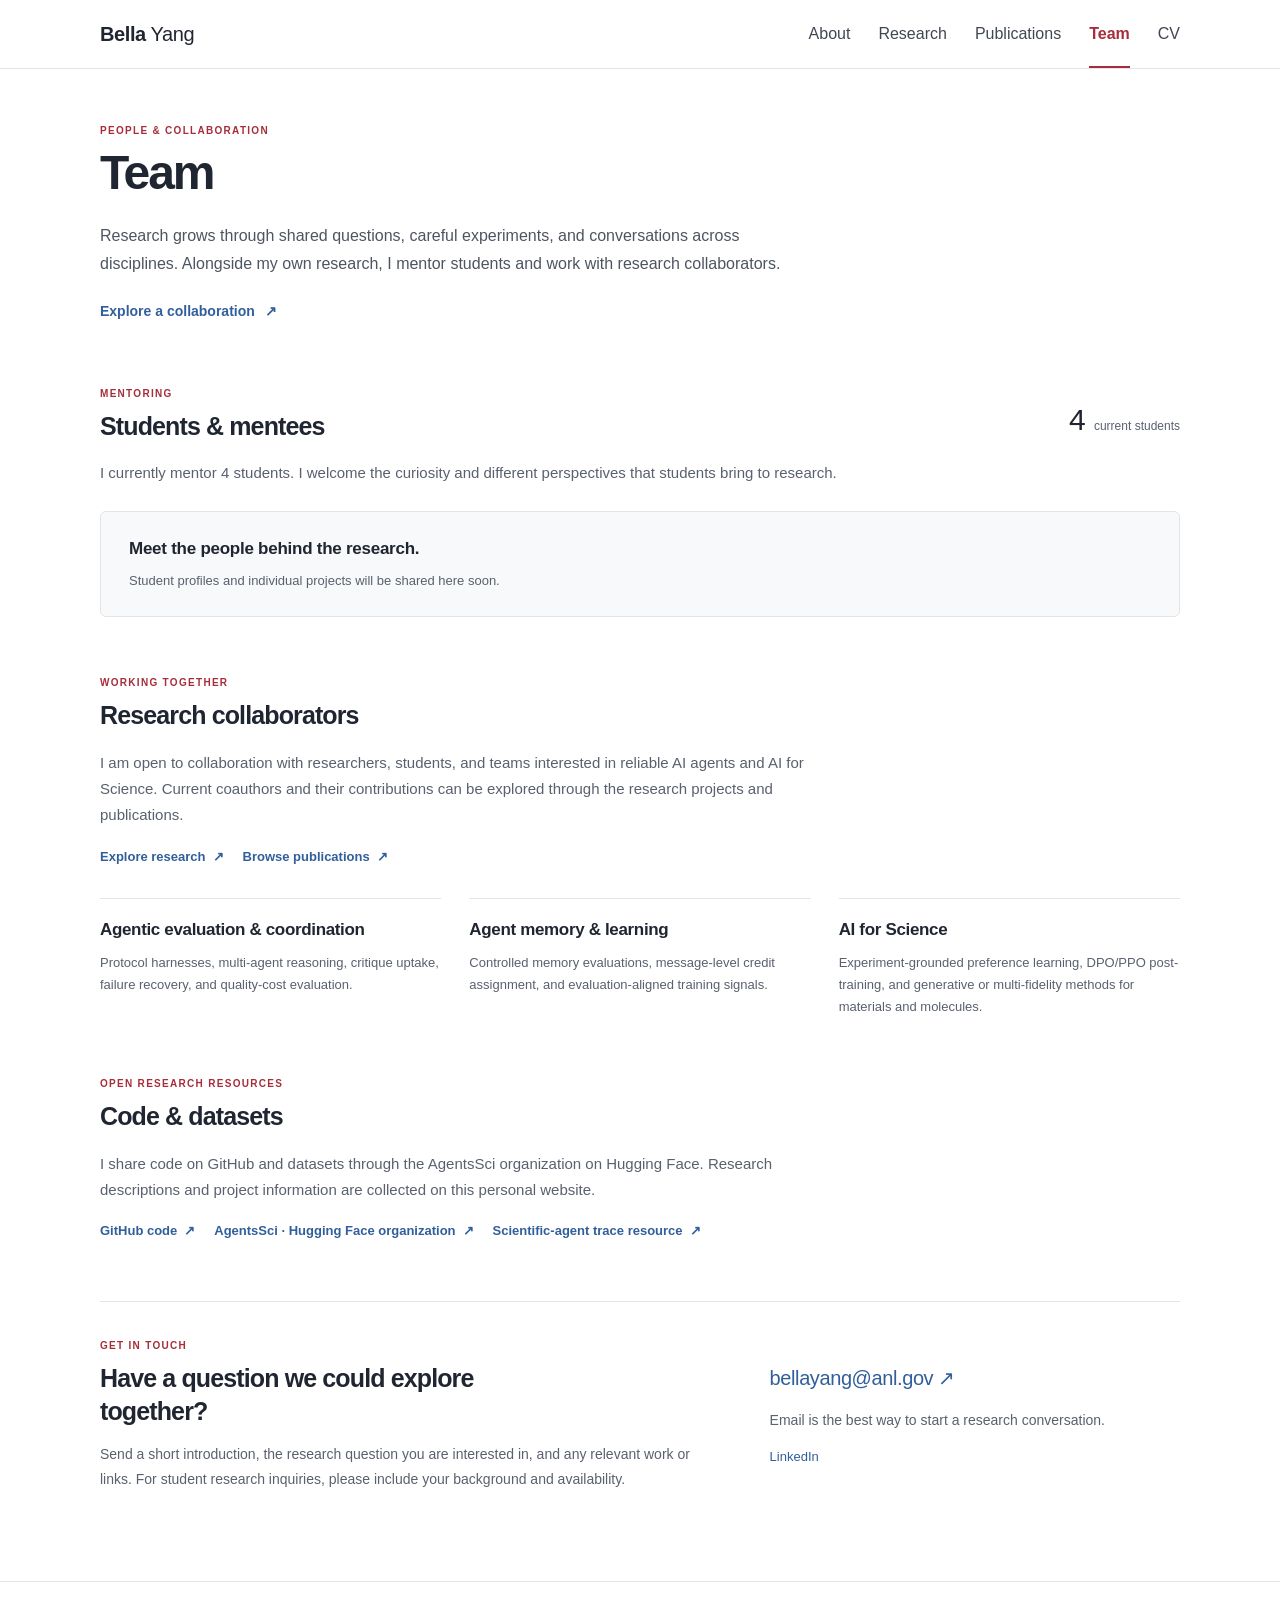
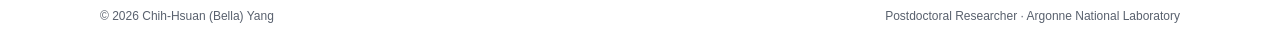
<file: team/index.html>
<!DOCTYPE html><html lang="en"><head><meta charSet="utf-8"/><meta name="viewport" content="width=device-width, initial-scale=1"/><link rel="stylesheet" href="/assets/site.css"/><title>Team | Chih-Hsuan (Bella) Yang</title><meta name="description" content="Students, mentoring, and research collaboration with Chih-Hsuan (Bella) Yang at Argonne National Laboratory. Explore shared research interests and get in touch."/><meta name="application-name" content="Bella Yang"/><meta name="keywords" content="Chih-Hsuan Bella Yang,Chih-Hsuan Yang,Bella Yang,Argonne National Laboratory,Argonne,multi-agent systems,AI for Science,agent evaluation,collaborative AI,AI for materials discovery,molecular language models,scientific machine learning,BioTrove,reinforcement learning"/><meta name="author" content="Chih-Hsuan (Bella) Yang"/><link rel="author" href="https://chihhsuan-yang.github.io"/><meta name="creator" content="Chih-Hsuan (Bella) Yang"/><meta name="publisher" content="Chih-Hsuan (Bella) Yang"/><meta name="category" content="Research"/><meta name="robots" content="index, follow"/><meta name="googlebot" content="index, follow, max-image-preview:large, max-snippet:-1, max-video-preview:-1"/><meta property="og:title" content="Bella Yang (Chih-Hsuan Yang) | Argonne National Laboratory"/><meta property="og:description" content="Bella Yang (Chih-Hsuan Yang), Argonne: LLM agents, multi-agent systems, agentic evaluation, and preference learning. Research on critique uptake, memory, cost-aware routing, DPO/PPO, and AI for Science."/><meta property="og:url" content="https://chihhsuan-yang.github.io/team/"/><meta property="og:site_name" content="Bella Yang"/><meta property="og:type" content="profile"/><meta property="og:locale" content="en_US"/><meta property="og:image" content="https://chihhsuan-yang.github.io/og.png"/><meta property="og:image:width" content="1200"/><meta property="og:image:height" content="630"/><meta property="og:image:alt" content="Chih-Hsuan (Bella) Yang, Argonne National Laboratory researcher"/><meta name="twitter:card" content="summary_large_image"/><meta name="twitter:title" content="Bella Yang (Chih-Hsuan Yang) | Argonne National Laboratory"/><meta name="twitter:description" content="Bella Yang (Chih-Hsuan Yang), Argonne: LLM agents, multi-agent systems, agentic evaluation, and preference learning. Research on critique uptake, memory, cost-aware routing, DPO/PPO, and AI for Science."/><meta name="twitter:image" content="https://chihhsuan-yang.github.io/og.png"/><link rel="icon" href="/bella-yang-profile.jpg" sizes="600x600" type="image/jpeg"/><link rel="canonical" href="https://chihhsuan-yang.github.io/team/"/><meta name="google-site-verification" content="qrDLqd50NeAtLPjh41xYGkPx66R3m0NOW2qwP1FVAsw"/>
</head><body><a class="skip-link" href="#main">Skip to content</a><header class="site-header"><div class="header-inner"><a href="/" class="site-name" aria-label="Bella Yang, homepage"><strong>Bella</strong> Yang</a><nav class="site-nav" aria-label="Main navigation"><a href="/">About</a><a href="/projects/">Research</a><a href="/publications/">Publications</a><a class="active" href="/team/" aria-current="page">Team</a><a href="/cv/">CV</a></nav></div><div class="accent-rule" aria-hidden="true"></div></header><main class="content-shell inner-page team-page" id="main"><header class="page-header team-header"><p class="page-eyebrow">People &amp; collaboration</p><h1>Team</h1><p>Research grows through shared questions, careful experiments, and conversations across disciplines. Alongside my own research, I mentor students and work with research collaborators.</p><a class="team-contact-link" href="#contact">Explore a collaboration <span aria-hidden="true">↗</span></a></header><section class="team-students" aria-labelledby="students-heading"><div class="team-section-heading"><div><p class="page-eyebrow">Mentoring</p><h2 id="students-heading">Students &amp; mentees</h2></div><p class="team-count"><strong>4</strong> current students</p></div><p class="team-section-intro">I currently mentor <!-- -->4<!-- --> students. I welcome the curiosity and different perspectives that students bring to research.</p><div class="team-profile-note"><p>Meet the people behind the research.</p><span>Student profiles and individual projects will be shared here soon.</span></div></section><section class="team-collaborators" aria-labelledby="collaborators-heading"><div class="team-section-heading"><div><p class="page-eyebrow">Working together</p><h2 id="collaborators-heading">Research collaborators</h2></div></div><p class="team-section-intro">I am open to collaboration with researchers, students, and teams interested in reliable AI agents and AI for Science. Current coauthors and their contributions can be explored through the research projects and publications.</p><div class="team-research-links"><a href="/projects/">Explore research <span aria-hidden="true">↗</span></a><a href="/publications/">Browse publications <span aria-hidden="true">↗</span></a></div><div class="team-area-grid"><article class="team-area"><h3><a href="/projects/#critique">Agentic evaluation &amp; coordination</a></h3><p>Protocol harnesses, multi-agent reasoning, critique uptake, failure recovery, and quality-cost evaluation.</p></article><article class="team-area"><h3><a href="/projects/#memory">Agent memory &amp; learning</a></h3><p>Controlled memory evaluations, message-level credit assignment, and evaluation-aligned training signals.</p></article><article class="team-area"><h3><a href="/projects/#materials-molecules">AI for Science</a></h3><p>Experiment-grounded preference learning, DPO/PPO post-training, and generative or multi-fidelity methods for materials and molecules.</p></article></div></section><section class="team-collaborators" aria-labelledby="open-resources-heading"><div class="team-section-heading"><div><p class="page-eyebrow">Open research resources</p><h2 id="open-resources-heading">Code &amp; datasets</h2></div></div><p class="team-section-intro">I share code on GitHub and datasets through the AgentsSci organization on Hugging Face. Research descriptions and project information are collected on this personal website.</p><div class="team-research-links" aria-label="Code and dataset resources"><a href="https://github.com/ChihHsuan-Yang" target="_blank" rel="noreferrer">GitHub code <span aria-hidden="true">↗</span></a><a href="https://huggingface.co/AgentsSci" target="_blank" rel="noreferrer">AgentsSci · Hugging Face organization <span aria-hidden="true">↗</span></a><a href="/projects/#scientific-agent-traces">Scientific-agent trace resource <span aria-hidden="true">↗</span></a></div></section><section class="team-contact" id="contact" aria-labelledby="contact-heading"><div><p class="page-eyebrow">Get in touch</p><h2 id="contact-heading">Have a question we could explore together?</h2><p>Send a short introduction, the research question you are interested in, and any relevant work or links. For student research inquiries, please include your background and availability.</p></div><div class="team-contact-actions"><a class="team-email" href="mailto:bellayang@anl.gov">bellayang@anl.gov<!-- --> <span aria-hidden="true">↗</span></a><p>Email is the best way to start a research conversation.</p><a href="https://www.linkedin.com/in/chih-hsuan-yang-isu/" target="_blank" rel="noreferrer">LinkedIn</a></div></section></main><footer class="site-footer"><div class="footer-inner"><span>© 2026 <!-- -->Chih-Hsuan (Bella) Yang</span><span>Postdoctoral Researcher<!-- --> · <!-- -->Argonne National Laboratory</span></div></footer></body></html>
</file>
<file: assets/site.css>
/*! tailwindcss v4.2.1 | MIT License | https://tailwindcss.com */
@layer properties{@supports (((-webkit-hyphens:none)) and (not (margin-trim:inline))) or ((-moz-orient:inline) and (not (color:rgb(from red r g b)))){*,:before,:after{--tw-rotate-x:initial;--tw-rotate-y:initial;--tw-rotate-z:initial;--tw-skew-x:initial;--tw-skew-y:initial}::backdrop{--tw-rotate-x:initial;--tw-rotate-y:initial;--tw-rotate-z:initial;--tw-skew-x:initial;--tw-skew-y:initial}}}@layer theme{:root,:host{--font-sans:ui-sans-serif, system-ui, sans-serif, "Apple Color Emoji", "Segoe UI Emoji", "Segoe UI Symbol", "Noto Color Emoji";--font-mono:ui-monospace, SFMono-Regular, Menlo, Monaco, Consolas, "Liberation Mono", "Courier New", monospace;--spacing:.25rem;--default-font-family:var(--font-sans);--default-mono-font-family:var(--font-mono)}}@layer base{*,:after,:before{box-sizing:border-box;border:0 solid;margin:0;padding:0}::backdrop{box-sizing:border-box;border:0 solid;margin:0;padding:0}::file-selector-button{box-sizing:border-box;border:0 solid;margin:0;padding:0}html,:host{-webkit-text-size-adjust:100%;tab-size:4;line-height:1.5;font-family:var(--default-font-family,ui-sans-serif, system-ui, sans-serif, "Apple Color Emoji", "Segoe UI Emoji", "Segoe UI Symbol", "Noto Color Emoji");font-feature-settings:var(--default-font-feature-settings,normal);font-variation-settings:var(--default-font-variation-settings,normal);-webkit-tap-highlight-color:transparent}hr{height:0;color:inherit;border-top-width:1px}abbr:where([title]){-webkit-text-decoration:underline dotted;text-decoration:underline dotted}h1,h2,h3,h4,h5,h6{font-size:inherit;font-weight:inherit}a{color:inherit;-webkit-text-decoration:inherit;-webkit-text-decoration:inherit;-webkit-text-decoration:inherit;-webkit-text-decoration:inherit;text-decoration:inherit}b,strong{font-weight:bolder}code,kbd,samp,pre{font-family:var(--default-mono-font-family,ui-monospace, SFMono-Regular, Menlo, Monaco, Consolas, "Liberation Mono", "Courier New", monospace);font-feature-settings:var(--default-mono-font-feature-settings,normal);font-variation-settings:var(--default-mono-font-variation-settings,normal);font-size:1em}small{font-size:80%}sub,sup{vertical-align:baseline;font-size:75%;line-height:0;position:relative}sub{bottom:-.25em}sup{top:-.5em}table{text-indent:0;border-color:inherit;border-collapse:collapse}:-moz-focusring{outline:auto}progress{vertical-align:baseline}summary{display:list-item}ol,ul,menu{list-style:none}img,svg,video,canvas,audio,iframe,embed,object{vertical-align:middle;display:block}img,video{max-width:100%;height:auto}button,input,select,optgroup,textarea{font:inherit;font-feature-settings:inherit;font-variation-settings:inherit;letter-spacing:inherit;color:inherit;opacity:1;background-color:#0000;border-radius:0}::file-selector-button{font:inherit;font-feature-settings:inherit;font-variation-settings:inherit;letter-spacing:inherit;color:inherit;opacity:1;background-color:#0000;border-radius:0}:where(select:is([multiple],[size])) optgroup{font-weight:bolder}:where(select:is([multiple],[size])) optgroup option{padding-inline-start:20px}::file-selector-button{margin-inline-end:4px}::placeholder{opacity:1}@supports (not ((-webkit-appearance:-apple-pay-button))) or (contain-intrinsic-size:1px){::placeholder{color:currentColor}@supports (color:color-mix(in lab, red, red)){::placeholder{color:color-mix(in oklab, currentcolor 50%, transparent)}}}textarea{resize:vertical}::-webkit-search-decoration{-webkit-appearance:none}::-webkit-date-and-time-value{min-height:1lh;text-align:inherit}::-webkit-datetime-edit{display:inline-flex}::-webkit-datetime-edit-fields-wrapper{padding:0}::-webkit-datetime-edit{padding-block:0}::-webkit-datetime-edit-year-field{padding-block:0}::-webkit-datetime-edit-month-field{padding-block:0}::-webkit-datetime-edit-day-field{padding-block:0}::-webkit-datetime-edit-hour-field{padding-block:0}::-webkit-datetime-edit-minute-field{padding-block:0}::-webkit-datetime-edit-second-field{padding-block:0}::-webkit-datetime-edit-millisecond-field{padding-block:0}::-webkit-datetime-edit-meridiem-field{padding-block:0}::-webkit-calendar-picker-indicator{line-height:1}:-moz-ui-invalid{box-shadow:none}button,input:where([type=button],[type=reset],[type=submit]){-webkit-appearance:button;appearance:button}::file-selector-button{-webkit-appearance:button;appearance:button}::-webkit-inner-spin-button{height:auto}::-webkit-outer-spin-button{height:auto}[hidden]:where(:not([hidden=until-found])){display:none!important}}@layer components;@layer utilities{.visible{visibility:visible}.absolute{position:absolute}.static{position:static}.start{inset-inline-start:var(--spacing)}.inline{display:inline}.table{display:table}.transform{transform:var(--tw-rotate-x,) var(--tw-rotate-y,) var(--tw-rotate-z,) var(--tw-skew-x,) var(--tw-skew-y,)}.lowercase{text-transform:lowercase}}:root{--background:#fff;--surface:#fff;--ink:#202631;--muted:#59616e;--accent:#a72d3a;--accent-dark:#81222d;--soft-accent:#f5e9ea;--line:#e3e4e6;--soft:#f4f5f6;--blue:#315f9b;--shadow:0 3px 14px #1c232c17;--content:min(1080px, calc(100vw - 64px))}*{box-sizing:border-box}html{scroll-behavior:smooth;min-height:100%;scroll-padding-top:96px}body{background:var(--background);min-height:100%;color:var(--ink);-webkit-font-smoothing:antialiased;margin:0;font-family:Inter,ui-sans-serif,-apple-system,BlinkMacSystemFont,Segoe UI,sans-serif}body::selection{background:var(--soft-accent);color:var(--accent-dark)}a{color:inherit;text-decoration:none}a:focus-visible{outline:2px solid var(--accent);outline-offset:4px}.skip-link{z-index:100;background:var(--ink);color:#fff;padding:9px 13px;position:fixed;top:8px;left:8px;transform:translateY(-150%)}.skip-link:focus{transform:translateY(0)}.content-shell,.header-inner,.footer-inner{width:var(--content);margin-left:auto;margin-right:auto}.site-header{z-index:40;border-bottom:1px solid var(--line);-webkit-backdrop-filter:blur(14px);backdrop-filter:blur(14px);background:#fffffff5;position:sticky;top:0}.header-inner{justify-content:space-between;align-items:center;gap:30px;min-height:68px;display:flex}.site-name{letter-spacing:-.02em;flex:none;font-size:20px}.site-name strong{font-weight:800}.site-nav{align-self:stretch;align-items:stretch;gap:28px;display:flex}.site-nav a{color:#414752;align-items:center;font-family:inherit;font-size:16px;display:flex;position:relative}.site-nav a:after{background:var(--accent);content:"";height:2px;transition:transform .16s;position:absolute;bottom:0;left:0;right:0;transform:scaleX(0)}.site-nav a:hover,.site-nav a.active{color:var(--accent)}.site-nav a.active{font-weight:700}.site-nav a:hover:after,.site-nav a.active:after{transform:scaleX(1)}.accent-rule{display:none}.about-page{padding-top:44px;padding-bottom:90px}.profile-intro{text-align:center;flex-direction:column;align-items:center;display:flex}.profile-photo{object-fit:cover;object-position:50% 56%;border:7px solid #fff;border-radius:50%;width:250px;height:250px;box-shadow:0 2px 13px #1c232c2e}.profile-intro h1{letter-spacing:-.045em;margin:24px 0 0;font-size:clamp(34px,5vw,50px);font-weight:780;line-height:1.05}.profile-role{color:var(--muted);letter-spacing:.02em;margin:17px 0 0;font-size:17px}.profile-role a{color:var(--blue);font-weight:650}.profile-role a:hover{color:var(--accent);text-decoration:underline}.profile-field{color:var(--muted);margin:6px 0 0;font-size:17px}.profile-links{flex-wrap:wrap;justify-content:center;gap:9px;margin-top:22px;display:flex}.profile-links a,.project-links a,.publication-actions a{color:var(--blue);background:#fff;border:1px solid #cfd2d6;border-radius:3px;padding:6px 10px;font-size:12px;font-weight:700;transition:border-color .16s,background .16s,color .16s}.profile-links a:hover,.project-links a:hover,.publication-actions a:hover{border-color:var(--accent);background:var(--accent);color:#fff}.academic-prose{max-width:820px;margin:48px auto 0;font-family:Georgia,Times New Roman,serif;font-size:18px;line-height:1.68}.academic-prose h2,.home-section h2{letter-spacing:-.025em;margin:0 0 18px;font-family:Inter,ui-sans-serif,sans-serif;font-size:27px;font-weight:450}.academic-prose p{text-align:justify;margin:0 0 18px}.academic-prose a,.section-link,.cv-card a{color:var(--accent)}.academic-prose a:hover,.section-link:hover,.cv-card a:hover{text-decoration:underline}.home-section{max-width:820px;margin:58px auto 0}.selected-work-grid{grid-template-columns:repeat(3,minmax(0,1fr));gap:16px;margin-top:22px;display:grid}.selected-work-card{border:1px solid var(--line);border-top:2px solid var(--accent);background:var(--surface);border-radius:3px;flex-direction:column;padding:20px;display:flex}.selected-work-card .selected-work-status{color:var(--accent-dark);margin:0 0 12px;font-size:12px;font-weight:750;line-height:1.5}.selected-work-card h3{letter-spacing:-.02em;margin:0 0 12px;font-size:20px;font-weight:550;line-height:1.3}.selected-work-card>p:not(.selected-work-status){color:var(--muted);margin:0 0 20px;font-family:Georgia,Times New Roman,serif;font-size:15px;line-height:1.55}.selected-work-card>.section-link{align-self:flex-start;margin-top:auto}.section-title-row{border-bottom:1px solid var(--line);justify-content:space-between;align-items:baseline;gap:22px;display:flex}.section-title-row h2{margin-bottom:12px}.section-link{flex:none;font-size:13px;font-weight:700}.focus-list{gap:0;display:grid}.focus-item{border-bottom:1px solid var(--line);grid-template-columns:54px 1fr;gap:20px;padding:24px 0;display:grid}.focus-number{color:var(--accent);font-family:Georgia,Times New Roman,serif;font-size:14px;font-style:italic}.focus-item h3{margin:0 0 8px;font-size:18px;font-weight:700}.focus-item p{color:var(--muted);margin:0;font-family:Georgia,Times New Roman,serif;font-size:16px;line-height:1.55}.news-list article{border-bottom:1px solid var(--line);grid-template-columns:104px 1fr;gap:24px;padding:18px 0;display:grid}.news-list time{color:var(--accent);font-size:13px;font-weight:700}.news-list p{margin:0;font-family:Georgia,Times New Roman,serif;font-size:16px;line-height:1.55}.path-grid{border:1px solid var(--line);background:var(--line);grid-template-columns:repeat(3,1fr);gap:1px;margin-top:20px;display:grid}.path-grid article{background:#fff;min-height:142px;padding:20px}.path-grid time{color:var(--accent);font-size:11px;font-weight:800}.path-grid h3{margin:22px 0 5px;font-size:16px}.path-grid p,.education-summary{color:var(--muted);margin:0;font-family:Georgia,Times New Roman,serif;font-size:14px;line-height:1.5}.education-summary{border:1px solid var(--line);border-top:0;padding:16px 18px}.collaboration-callout{border-left:4px solid var(--accent);background:var(--soft);padding:26px 30px}.collaboration-callout h2{margin-bottom:12px}.collaboration-callout>p:not(.page-eyebrow){color:#424a55;margin:0;font-family:Georgia,Times New Roman,serif;font-size:16px;line-height:1.6}.collaboration-callout>a{color:var(--accent);margin-top:16px;font-size:13px;font-weight:750;display:inline-block}.inner-page{min-height:calc(100vh - 150px);padding-top:44px;padding-bottom:90px}.page-header{max-width:780px;margin-bottom:42px}.page-eyebrow{color:var(--accent);letter-spacing:.16em;text-transform:uppercase;margin:0 0 9px;font-size:12px;font-weight:800}.page-header h1,.page-title-row h1{letter-spacing:-.045em;margin:0;font-size:clamp(42px,6vw,60px);font-weight:350;line-height:1}.page-header>p:not(.page-eyebrow):not(.page-updated){color:#4d5561;max-width:720px;margin:22px 0 0;font-family:Georgia,Times New Roman,serif;font-size:18px;line-height:1.62}.page-updated{color:var(--muted);margin:18px 0 0;font-size:13px;line-height:1.5}.section-jump-links{border-top:1px solid var(--line);border-bottom:1px solid var(--line);flex-wrap:wrap;gap:10px 22px;margin:0 0 38px;padding:15px 0;display:flex}.section-jump-links a{color:var(--blue);font-size:14px;font-weight:650;line-height:1.5}.section-jump-links a:hover{color:var(--accent);text-decoration:underline}.section-jump-links a span{color:var(--muted);margin-left:4px;font-size:12px;font-weight:500}.page-title-row{justify-content:space-between;align-items:end;gap:24px;margin-bottom:32px;display:flex}.download-placeholder{color:var(--muted);border:1px dashed #c9cbd0;border-radius:4px;padding:10px 12px;font-size:12px}.page-profile-links{gap:18px;margin-top:19px;font-size:13px;font-weight:700;display:flex}.page-profile-links a{color:var(--accent)}.cv-card{border:1px solid var(--line);background:var(--surface);box-shadow:var(--shadow);border-radius:5px;margin-bottom:18px;padding:26px 30px 30px}.cv-card h2{color:var(--accent);letter-spacing:-.025em;margin:0 0 22px;font-size:26px;font-weight:430}.info-table{margin:0}.info-table>div{grid-template-columns:175px 1fr;gap:18px;padding:7px 0;display:grid}.info-table dt{text-align:right;font-family:Georgia,Times New Roman,serif;font-weight:700}.info-table dd{margin:0;font-family:Georgia,Times New Roman,serif}.inline-profile-links{flex-wrap:wrap;gap:6px 18px;display:flex}.cv-timeline,.education-list{margin:0;padding:0;list-style:none}.cv-timeline li,.education-list li{border-top:1px solid var(--line);grid-template-columns:175px 1fr;gap:24px;padding:19px 0;display:grid}.cv-timeline li:first-child,.education-list li:first-child{border-top:0}.timeline-period,.education-year{color:var(--accent);text-align:right;font-size:13px;font-weight:800}.cv-timeline h3,.education-list h3{margin:-3px 0 4px;font-size:16px}.cv-timeline p,.education-list p{color:#4f5762;margin:8px 0 0;font-family:Georgia,Times New Roman,serif;font-size:15px;line-height:1.55}.cv-timeline .timeline-organization,.education-list p{color:var(--ink);margin-top:0}.timeline-organization span{color:var(--muted)}.dissertation-note{border-top:1px solid var(--line);grid-template-columns:175px 1fr;gap:24px;margin-top:12px;padding-top:20px;display:grid}.dissertation-note span{color:var(--muted);text-align:right;text-transform:uppercase;font-size:12px;font-weight:800}.dissertation-note strong{font-family:Georgia,Times New Roman,serif;font-size:15px;font-weight:600;line-height:1.5}.cv-heading-row{justify-content:space-between;align-items:baseline;gap:20px;display:flex}.cv-heading-row>a{flex:none;font-size:13px;font-weight:700}.cv-topic-list,.cv-publication-list{margin:0;padding:0;list-style:none}.cv-topic-list li{border-top:1px solid var(--line);grid-template-columns:190px 1fr;gap:24px;padding:13px 0;display:grid}.cv-topic-list li:first-child{border-top:0}.cv-topic-list strong{font-size:14px}.cv-topic-list span{color:#4f5762;font-family:Georgia,Times New Roman,serif;font-size:15px;line-height:1.55}.cv-publication-list li{border-top:1px solid var(--line);grid-template-columns:64px 1fr;gap:16px;padding:15px 0;display:grid}.cv-publication-list li:first-child{border-top:0}.cv-year{background:var(--accent);color:#fff;text-align:center;border-radius:2px;align-self:start;padding:4px 7px;font-size:11px;font-weight:800}.cv-publication-list a,.cv-publication-title{margin:0;font-family:Georgia,Times New Roman,serif;font-size:16px;line-height:1.45;display:block}.cv-publication-list div>span{color:var(--muted);margin-top:5px;font-family:Georgia,Times New Roman,serif;font-size:13px;font-style:italic;display:block}.cv-publication-list div>.cv-publication-status{color:#3f4c60;font-family:Inter,ui-sans-serif,sans-serif;font-size:12px;font-style:normal;font-weight:700}.cv-section-intro{color:var(--muted);margin:-8px 0 15px;font-family:Georgia,Times New Roman,serif;font-size:15px;line-height:1.5}.cv-note p{max-width:720px;color:var(--muted);margin:0;font-family:Georgia,Times New Roman,serif;line-height:1.6}.map-earlier-work{border-top:1px solid #d6d8dc;flex-wrap:wrap;align-items:center;gap:8px;margin-top:18px;padding-top:18px;display:flex}.map-earlier-work span{color:var(--muted);letter-spacing:.09em;text-transform:uppercase;margin-right:6px;font-size:12px;font-weight:800}.map-earlier-work a{border:1px solid var(--line);color:#404852;background:#fff;border-radius:3px;padding:7px 9px;font-size:12px}.map-earlier-work a:hover{border-color:var(--accent);color:var(--accent)}.research-map{border:1px solid var(--line);background:linear-gradient(135deg, #315f9b0f, transparent 56%), var(--soft);border-radius:7px;margin:36px 0 62px;padding:28px}.map-heading-row{justify-content:space-between;align-items:end;gap:30px;margin-bottom:25px;display:flex}.map-heading-row span{color:var(--blue);letter-spacing:.15em;text-transform:uppercase;font-size:12px;font-weight:800}.map-heading-row h2{margin:6px 0 0;font-size:24px;font-weight:450}.map-heading-row p{color:var(--muted);margin:0 0 4px;font-size:13px}.map-root{background:#fff;border:1px solid #a72d3a59;border-radius:6px;flex-direction:column;justify-content:center;align-items:center;max-width:480px;min-height:72px;margin:0 auto 24px;display:flex}.map-root small{color:var(--accent);letter-spacing:.1em;text-transform:uppercase;font-size:12px;font-weight:800}.map-root strong{margin-top:7px;font-size:17px}.map-branches{grid-template-columns:repeat(3,1fr);gap:12px;padding-top:18px;display:grid;position:relative}.map-branches:before{content:"";background:#d6d8dc;height:1px;position:absolute;top:0;left:14%;right:14%}.map-branches>div{border:1px solid var(--line);border-top:3px solid var(--blue);background:#fff;border-radius:5px;min-height:130px;padding:14px}.map-branches>div:nth-child(2){border-top-color:#7c4aa8}.map-branches>div:nth-child(3){border-top-color:#d27a20}.map-branches h3{letter-spacing:.07em;text-transform:uppercase;margin:0 0 9px;font-size:12px}.map-branches a{border:1px solid var(--line);color:#404852;border-radius:3px;margin-top:7px;padding:8px;font-size:13px;line-height:1.4;display:block}.map-branches a:hover{border-color:var(--accent);color:var(--accent)}.project-list{border-top:1px solid var(--line)}.project-era+.project-era{margin-top:74px}.project-era-heading{margin-bottom:18px}.project-era-heading h2{letter-spacing:-.03em;margin:0;font-size:31px;font-weight:430}.project-section{border-bottom:1px solid var(--line);grid-template-columns:120px 1fr;gap:38px;padding:52px 0;display:grid}.project-index{flex-direction:column;align-items:flex-start;display:flex}.project-index span{color:var(--accent);font-family:Georgia,Times New Roman,serif;font-size:28px;font-style:italic}.project-index small{color:var(--muted);letter-spacing:.1em;text-transform:uppercase;margin-top:7px;font-size:12px;font-weight:800}.project-subtitle{color:var(--accent);margin:0 0 8px;font-size:13px;font-weight:700}.project-status{color:#344d70;background:#f0f4f9;border:1px solid #d4dce7;border-radius:3px;margin-top:13px;padding:5px 9px;font-size:12px;font-weight:650;line-height:1.4;display:inline-block}.project-copy h3{letter-spacing:-.035em;margin:0;font-size:clamp(28px,4vw,38px);font-weight:420}.project-copy>p:not(.project-subtitle){color:#424a55;max-width:730px;margin:18px 0 0;font-family:Georgia,Times New Roman,serif;font-size:17px;line-height:1.62}.project-tags{flex-wrap:wrap;gap:7px;margin:22px 0 0;padding:0;list-style:none;display:flex}.project-tags li{background:var(--soft);color:var(--muted);border-radius:999px;padding:5px 9px;font-size:12px;font-weight:700}.project-links,.publication-actions{flex-wrap:wrap;gap:7px;margin-top:22px;display:flex}.publication-page-header{margin-bottom:38px}.publication-section+.publication-section{margin-top:56px}.publication-section-header{margin-bottom:24px}.publication-section-header h2{letter-spacing:-.025em;margin:0;font-size:27px;font-weight:450}.publication-section-header p{max-width:740px;color:var(--muted);margin:10px 0 0;font-family:Georgia,Times New Roman,serif;font-size:16px;line-height:1.55}.publication-groups{border-top:1px solid var(--ink)}.publication-group{border-bottom:1px solid var(--line);grid-template-columns:100px 1fr;gap:34px;padding:38px 0 6px;display:grid}.publication-year-heading{color:var(--accent);margin:0;font-family:Georgia,Times New Roman,serif;font-size:22px;font-style:italic;font-weight:400}.publication-entry{grid-template-columns:78px 1fr;gap:24px;padding:0 0 38px;display:grid}.venue-column{flex-direction:column;align-items:flex-start;gap:8px;display:flex}.venue-badge{background:var(--accent);color:#fff;text-align:center;border-radius:2px;min-width:62px;padding:4px 7px;font-family:Georgia,Times New Roman,serif;font-size:12px;font-weight:700;box-shadow:0 2px 5px #1c232c2e}.publication-year{color:var(--muted);padding-left:8px;font-size:12px}.publication-details h3{letter-spacing:-.015em;margin:-3px 0 8px;font-size:19px;font-weight:500;line-height:1.4}.publication-details h3 a:hover{color:var(--accent)}.author-list,.venue-line,.publication-summary{margin:0;font-family:Georgia,Times New Roman,serif}.author-list{font-size:15px;line-height:1.5}.venue-line{margin-top:5px;font-size:15px;font-style:italic;line-height:1.45}.publication-summary{color:var(--muted);margin-top:10px;font-size:15px;line-height:1.52}.publication-status{color:#344d70;margin:10px 0 0;font-size:13px;font-weight:700;line-height:1.45}.publication-contribution,.publication-note{color:var(--muted);margin:7px 0 0;font-family:Georgia,Times New Roman,serif;font-size:14px;line-height:1.5}.publication-contribution{color:#414a57}.publication-actions{margin-top:13px}.publication-actions a{color:var(--blue);background:#fff;border:1px solid #cbd3de;border-radius:2px;padding:5px 9px;font-family:Georgia,Times New Roman,serif;font-size:13px;font-weight:600}.site-footer{border-top:1px solid var(--line);background:#fff}.footer-inner{min-height:68px;color:var(--muted);justify-content:space-between;align-items:center;gap:24px;font-family:Georgia,Times New Roman,serif;font-size:12px;display:flex}@media (max-width:720px){:root{--content:min(100% - 28px, 600px)}html{scroll-padding-top:118px}.header-inner{flex-direction:column;justify-content:center;align-items:flex-start;gap:12px;min-height:102px;padding:12px 0 10px}.site-nav{justify-content:space-between;align-self:auto;gap:0;width:100%}.site-nav a{padding:6px 0;font-size:14px}.accent-rule{background:var(--accent)}.about-page,.inner-page{padding-top:32px;padding-bottom:64px}.profile-photo{width:210px;height:210px}.academic-prose{margin-top:40px;font-size:17px}.academic-prose p{text-align:left}.page-title-row{flex-direction:column;align-items:flex-start}.info-table>div,.cv-topic-list li,.cv-timeline li,.education-list li,.dissertation-note{grid-template-columns:1fr;gap:5px}.info-table dt,.timeline-period,.education-year,.dissertation-note span{text-align:left}.path-grid,.selected-work-grid{grid-template-columns:1fr}.cv-card{padding:22px 20px 24px}.map-heading-row{flex-direction:column;align-items:flex-start;gap:8px}.map-branches{grid-template-columns:1fr}.map-branches:before{display:none}.project-section,.publication-group{grid-template-columns:1fr;gap:18px}.project-section{padding:38px 0}.project-index{flex-direction:row;align-items:baseline;gap:12px}.publication-entry{grid-template-columns:62px 1fr;gap:15px}.publication-year-heading{border-bottom:1px solid var(--line);padding-bottom:4px}.footer-inner{flex-direction:column;justify-content:center;align-items:flex-start;gap:5px;padding:16px 0}}@media (max-width:440px){.site-name{font-size:18px}.site-nav a{font-size:13px}.profile-photo{width:190px;height:190px}.profile-intro h1{font-size:35px}.section-title-row{flex-direction:column;align-items:flex-start;gap:0;padding-bottom:10px}.focus-item{grid-template-columns:34px 1fr;gap:12px}.news-list article{grid-template-columns:1fr;gap:6px}.research-map{padding:20px 16px}.publication-entry{grid-template-columns:1fr}.venue-column{flex-direction:row;align-items:center}}@media (prefers-reduced-motion:reduce){html{scroll-behavior:auto}*,:before,:after{transition-duration:.01ms!important}}.portfolio-home{padding-top:62px;padding-bottom:80px}.identity-grid{grid-template-columns:230px minmax(0,1fr);align-items:start;gap:48px;display:grid}.identity-portrait img{border-radius:10px;width:100%;height:auto;display:block}.identity-portrait span{color:var(--muted);text-align:center;margin-top:15px;font-size:11px;display:block}.identity-copy .page-eyebrow{letter-spacing:.11em;margin-top:2px;font-size:10px}.identity-copy h1{letter-spacing:-.045em;margin:10px 0 18px;font-size:clamp(32px,3.6vw,43px);font-weight:650;line-height:1.16}.identity-copy h1 span{font-weight:400}.identity-copy p:not(.page-eyebrow){color:#4d5561;margin:12px 0 0;font-size:15px;line-height:1.75}.identity-copy p.identity-mission{color:var(--ink);letter-spacing:-.02em;font-size:23px;font-weight:450;line-height:1.4}.identity-copy p a,.research-entry-copy>p a,.research-theme-heading p a,.research-contact a{color:var(--blue);text-underline-offset:3px;-webkit-text-decoration:underline #bdcbdc;text-decoration:underline #bdcbdc}.identity-links,.resource-links,.team-research-links{flex-wrap:wrap;align-items:center;gap:5px 19px;display:flex}.identity-links{margin-top:15px}.identity-links a,.resource-links a,.team-research-links a{min-height:32px;color:var(--blue);align-items:center;font-size:13px;font-weight:600;display:inline-flex}.identity-copy .identity-mentoring{border-top:1px solid var(--line);margin-top:17px;padding-top:13px;font-size:13px}.portfolio-section{margin-top:62px}.portfolio-section h2,.team-page h2,.research-contact h2{letter-spacing:-.035em;margin:0;font-size:25px;font-weight:550;line-height:1.3}.portfolio-section .section-title-row{border:0;align-items:end;margin-bottom:24px}.portfolio-section .section-title-row h2{margin:0}.portfolio-section .page-eyebrow,.team-page .page-eyebrow{letter-spacing:.13em;font-size:10px}.section-link{color:var(--blue);font-size:12px;font-weight:550}.theme-grid,.work-gallery,.team-area-grid{grid-template-columns:repeat(3,minmax(0,1fr));gap:28px;display:grid}.theme-card{display:block}.theme-visual{--theme-stroke:#536f8b;--theme-accent:#6d8fab;--theme-tint:#dce7ef;--theme-layer:#ebf1f6;--theme-field:#e6eef4;fill:#fff;width:100%;height:auto;stroke:var(--theme-stroke);stroke-width:2.1px;stroke-linecap:round;stroke-linejoin:round;background:#f2f6f9;border-radius:7px;display:block}.theme-visual path{fill:none}.theme-visual .theme-field{fill:var(--theme-field);stroke:none}.theme-visual .theme-paper{fill:#fff}.theme-visual .theme-tint,.theme-visual .theme-spark{fill:var(--theme-tint)}.theme-visual .theme-layer{fill:var(--theme-layer)}.theme-visual .theme-solid{fill:var(--theme-accent);stroke:var(--theme-accent)}.theme-visual .theme-detail{stroke-width:1.9px}.theme-visual .theme-orbit{stroke:var(--theme-accent);stroke-dasharray:4 5;stroke-width:1.8px}.theme-visual-memory{--theme-stroke:#7b678e;--theme-accent:#9a84ad;--theme-tint:#e9e0ef;--theme-layer:#f3edf7;--theme-field:#ede6f3;background:#f7f3fa}.theme-visual-science{--theme-stroke:#5b7e66;--theme-accent:#7b9b82;--theme-tint:#deebdf;--theme-layer:#edf4ed;--theme-field:#e5efe5;background:#f3f7f1}.theme-card h3{letter-spacing:-.025em;margin:16px 0 5px;font-size:18px;font-weight:600}.theme-card p{color:var(--muted);margin:0;font-size:13px;line-height:1.55}.theme-card:hover h3,.work-card h3 a:hover,.resource-links a:hover,.identity-links a:hover,.section-link:hover,.team-research-links a:hover{color:var(--accent);text-underline-offset:4px;text-decoration:underline}.work-card{min-width:0}.work-image{border:1px solid var(--line);background:#fff;border-radius:7px;align-items:center;height:158px;padding:10px;display:flex}.work-image img,.research-entry-image img{object-fit:contain;width:100%;height:100%;display:block}.work-status{color:var(--accent);margin:17px 0 7px;font-size:11px;font-weight:600;line-height:1.5}.work-card h3{letter-spacing:-.035em;margin:0;font-size:20px;font-weight:600;line-height:1.3}.work-description{color:var(--muted);margin:10px 0;font-size:13px;line-height:1.75}.resource-links{gap:0 16px;margin-top:10px}.resource-links a{font-size:12px}.home-team{border-top:1px solid var(--line);border-bottom:1px solid var(--line);grid-template-columns:minmax(0,1fr) auto;align-items:center;gap:40px;padding:32px 0;display:grid}.home-team p:not(.page-eyebrow){max-width:650px;color:var(--muted);margin:12px 0 0;font-size:14px;line-height:1.75}.home-team-actions,.team-contact-actions{flex-direction:column;align-items:flex-start;gap:14px;display:flex}.home-team-actions a{color:var(--blue);font-size:13px}.home-team-actions .primary-link{background:var(--ink);color:#fff;border-radius:4px;padding:11px 16px}.portfolio-news .news-list article{padding:15px 0}.portfolio-news .news-list p{color:var(--muted);font-family:inherit;font-size:14px;line-height:1.7}.portfolio-news a:not(.section-link){color:var(--blue)}.inner-page{padding-top:54px}.page-header h1,.page-title-row h1{font-size:48px;font-weight:550;line-height:1.1}.page-header>p:not(.page-eyebrow):not(.page-updated){font-family:inherit;font-size:16px;line-height:1.75}.research-era-label{color:var(--muted);letter-spacing:.12em;text-transform:uppercase;margin:36px 0 24px;font-size:11px;font-weight:650}.research-theme-section{margin-bottom:64px}.research-theme-heading{border-bottom:1px solid var(--line);align-items:center;gap:26px;padding-bottom:24px;display:flex}.research-theme-heading .theme-visual{flex:none;width:180px}.research-theme-heading h2{letter-spacing:-.035em;margin:0;font-size:29px;font-weight:550}.research-theme-heading p:not(.page-eyebrow){max-width:670px;color:var(--muted);margin:8px 0 0;font-size:14px;line-height:1.65}.research-theme-heading .page-eyebrow{letter-spacing:.09em;font-size:10px}.research-entry{border-bottom:1px solid var(--line);padding:28px 0}.research-entry.has-figure{grid-template-columns:230px minmax(0,1fr);gap:28px;display:grid}.research-entry-image{border:1px solid var(--line);border-radius:5px;align-self:center;height:160px;padding:8px}.research-entry-copy h3{letter-spacing:-.03em;margin:0;font-size:23px;font-weight:550;line-height:1.35}.research-entry-copy .project-subtitle{font-size:11px}.research-entry-copy>p:not(.project-subtitle):not(.research-entry-status){max-width:840px;color:var(--muted);margin:12px 0 0;font-size:14px;line-height:1.75}.research-entry-copy .research-entry-status{color:var(--accent);margin:10px 0 0;font-size:12px;font-weight:600;line-height:1.5}.research-contact{border-top:1px solid var(--line);padding-top:28px}.research-contact p{color:var(--muted);font-size:14px;line-height:1.7}.team-header{max-width:780px;margin-bottom:54px}.team-contact-link{min-height:40px;color:var(--blue);align-items:center;gap:10px;margin-top:14px;font-size:14px;font-weight:600;display:inline-flex}.team-section-heading{justify-content:space-between;align-items:end;gap:24px;display:flex}.team-count{color:var(--muted);margin:0;font-size:12px}.team-count strong{color:var(--ink);margin-right:5px;font-size:30px;font-weight:500}.team-section-intro{max-width:750px;color:var(--muted);margin:18px 0 0;font-size:15px;line-height:1.75}.team-profile-note{border:1px solid var(--line);background:#f8f9fa;border-radius:6px;margin-top:24px;padding:24px 28px}.team-profile-note p{letter-spacing:-.015em;margin:0 0 7px;font-size:17px;font-weight:550}.team-profile-note span{color:var(--muted);font-size:13px;line-height:1.6}.team-collaborators{margin-top:58px}.team-research-links{margin-top:12px}.team-research-links a{gap:7px}.team-area-grid{margin-top:26px}.team-area{border-top:1px solid var(--line);padding-top:18px}.team-area h3{letter-spacing:-.02em;margin:0;font-size:17px;font-weight:550}.team-area p{color:var(--muted);margin:9px 0 0;font-size:13px;line-height:1.7}.team-initiative{border-top:1px solid var(--line);grid-template-columns:140px minmax(0,1fr);align-items:center;gap:36px;margin-top:58px;padding-top:36px;display:grid}.team-initiative-mark{justify-content:center;align-items:center;width:140px;height:140px;padding:4px;display:flex}.team-initiative-mark img{object-fit:contain;width:100%;height:100%;display:block}.team-initiative-copy>p:not(.page-eyebrow){max-width:760px;color:var(--muted);margin:12px 0 0;font-size:14px;line-height:1.75}.team-initiative-links{margin-top:12px}.team-contact{border-top:1px solid var(--line);grid-template-columns:minmax(0,1.5fr) minmax(0,1fr);gap:54px;margin-top:54px;padding-top:36px;display:grid}.team-contact h2{max-width:480px}.team-contact p:not(.page-eyebrow){color:var(--muted);margin:15px 0 0;font-size:14px;line-height:1.75}.team-contact-actions{justify-content:center;gap:0}.team-contact-actions .team-email{color:var(--blue);letter-spacing:-.02em;font-size:20px;font-weight:500}.team-contact-actions>a:last-child{color:var(--blue);margin-top:14px;font-size:13px}.publication-group{grid-template-columns:70px minmax(0,1fr);gap:24px}.venue-badge{box-shadow:none;color:var(--accent);background:#f2f3f5;font-family:inherit;font-size:10px;line-height:1.6}.publication-entry{gap:20px}.publication-details h3{font-size:18px;font-weight:550}.author-list,.venue-line,.publication-section-header p{font-family:inherit;font-size:13px;line-height:1.65}.author-list strong{color:var(--ink);font-style:normal;font-weight:650}.publication-notes{margin-top:9px}.publication-notes summary{width:fit-content;color:var(--muted);cursor:pointer;padding:4px 0;font-size:12px}.publication-notes summary:focus-visible{outline:2px solid var(--accent);outline-offset:3px}.publication-notes .publication-summary,.publication-notes .publication-contribution,.publication-notes .publication-note{font-family:inherit;font-size:13px;line-height:1.7}.cv-card{box-shadow:none;border-radius:0}.footer-inner{font-family:inherit}@media (max-width:900px){.identity-grid{grid-template-columns:200px minmax(0,1fr);gap:32px}.work-gallery,.theme-grid,.team-area-grid{gap:20px}.home-team{grid-template-columns:1fr;gap:22px}.home-team-actions{flex-direction:row;align-items:center;gap:20px}.research-entry.has-figure{grid-template-columns:190px minmax(0,1fr);gap:22px}}@media (max-width:720px){:root{--content:min(600px, calc(100% - 40px))}.site-nav a{min-height:38px}.portfolio-home,.inner-page{padding-top:34px;padding-bottom:60px}.identity-grid{grid-template-columns:1fr;gap:28px}.identity-portrait{width:170px}.identity-portrait span{display:none}.identity-copy h1{font-size:36px}.identity-copy .identity-mission{font-size:21px}.portfolio-section{margin-top:44px}.portfolio-section .section-title-row{flex-direction:column;align-items:flex-start;gap:12px;padding:0}.portfolio-section h2,.team-page h2,.research-contact h2{font-size:24px}.theme-grid{grid-template-columns:1fr;gap:14px}.theme-card{border-bottom:1px solid var(--line);grid-template-columns:105px minmax(0,1fr);align-items:center;column-gap:18px;padding-bottom:14px;display:grid}.theme-card .theme-visual{grid-row:span 2}.theme-card h3{align-self:end;margin:0 0 4px;font-size:16px}.theme-card p{align-self:start;font-size:12px}.work-gallery,.team-area-grid{grid-template-columns:1fr;gap:30px}.work-image{aspect-ratio:2.15;height:auto}.work-description{font-size:14px}.home-team-actions{flex-direction:column;align-items:flex-start;gap:16px}.page-header h1,.page-title-row h1{font-size:42px}.research-theme-heading{flex-direction:column;align-items:flex-start;gap:18px}.research-theme-heading .theme-visual{width:140px}.research-entry.has-figure{grid-template-columns:1fr;gap:20px}.research-entry-image{aspect-ratio:2.15;height:auto}.research-entry-copy h3{font-size:22px}.team-section-heading{flex-direction:column;align-items:flex-start;gap:12px}.team-profile-note{padding:22px}.team-initiative{grid-template-columns:100px minmax(0,1fr);align-items:start;gap:22px;margin-top:44px;padding-top:28px}.team-initiative-mark{width:100px;height:100px;padding:2px}.team-contact{grid-template-columns:1fr;gap:26px}.publication-group{grid-template-columns:1fr;gap:20px}.publication-entry{grid-template-columns:1fr;gap:12px}.venue-column{flex-direction:row;align-items:center}.publication-year{display:none}}@media print{:root{--content:100%;--background:#fff;--ink:#111;--muted:#444}body{font-size:11pt}.site-header,.accent-rule,.site-footer,.section-jump-links,.skip-link{display:none}.inner-page{min-height:0;padding:0}.page-title-row h1{font-size:32pt}.cv-card{box-shadow:none;border:0;border-radius:0;margin:0 0 18pt;padding:0}.cv-card h2{break-after:avoid;color:#111;margin-bottom:10pt;font-size:17pt}.cv-card a{color:#111}.cv-timeline li,.education-list li,.cv-publication-list li,.publication-entry{break-inside:avoid}.cv-year{color:#111;background:0 0}}@property --tw-rotate-x{syntax:"*";inherits:false}@property --tw-rotate-y{syntax:"*";inherits:false}@property --tw-rotate-z{syntax:"*";inherits:false}@property --tw-skew-x{syntax:"*";inherits:false}@property --tw-skew-y{syntax:"*";inherits:false}
</file>
